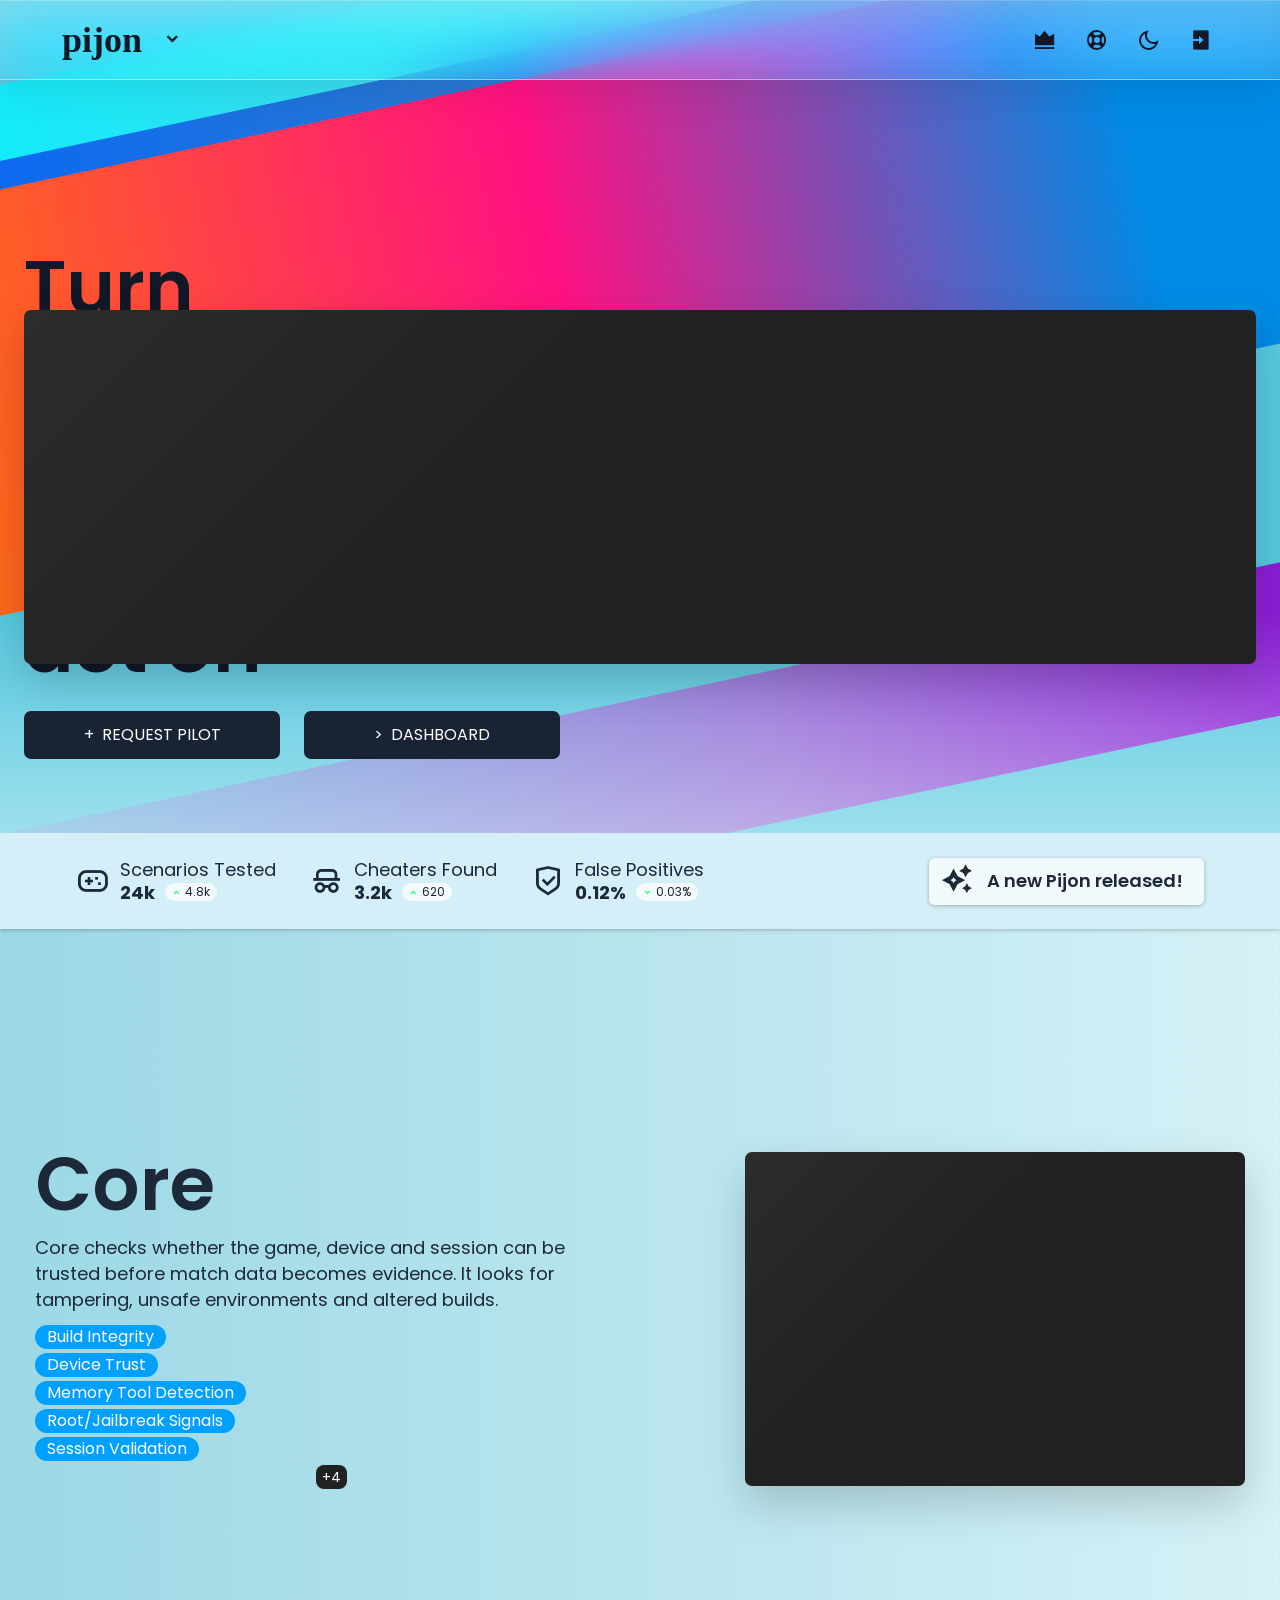
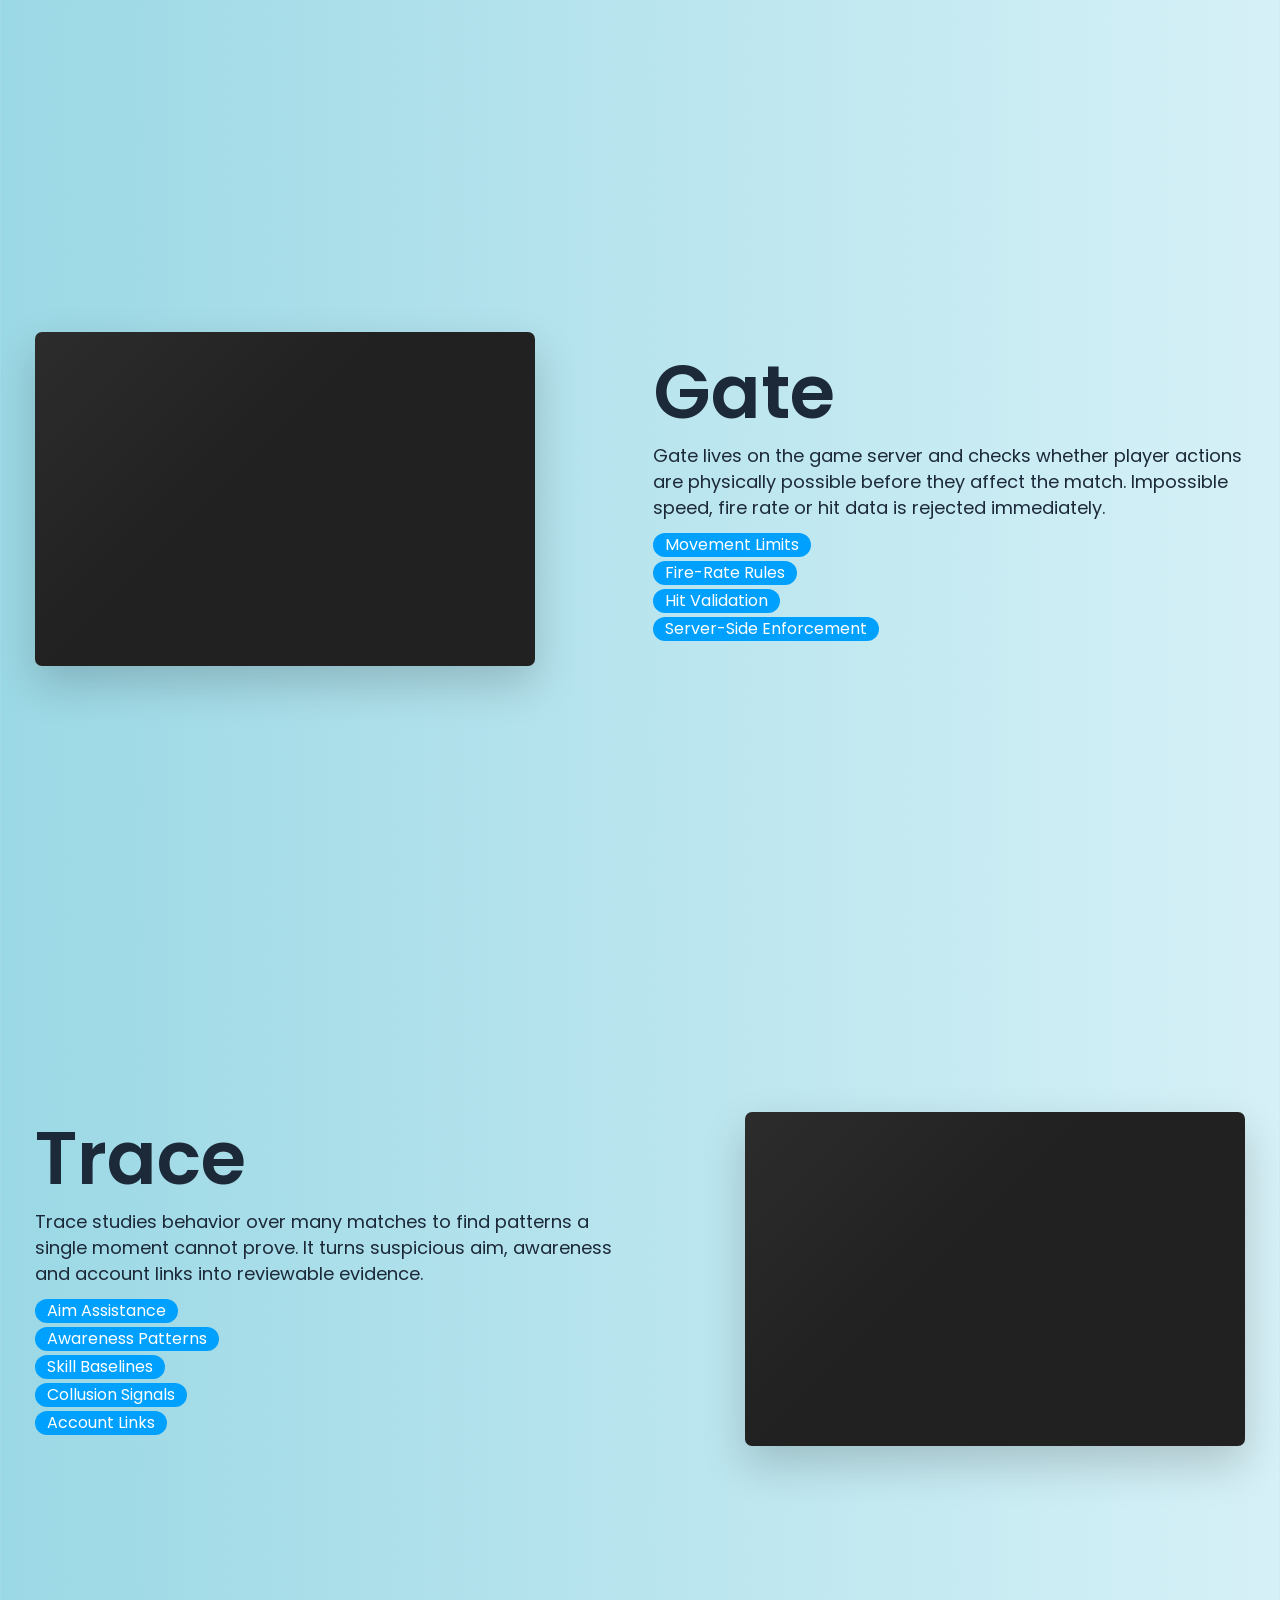
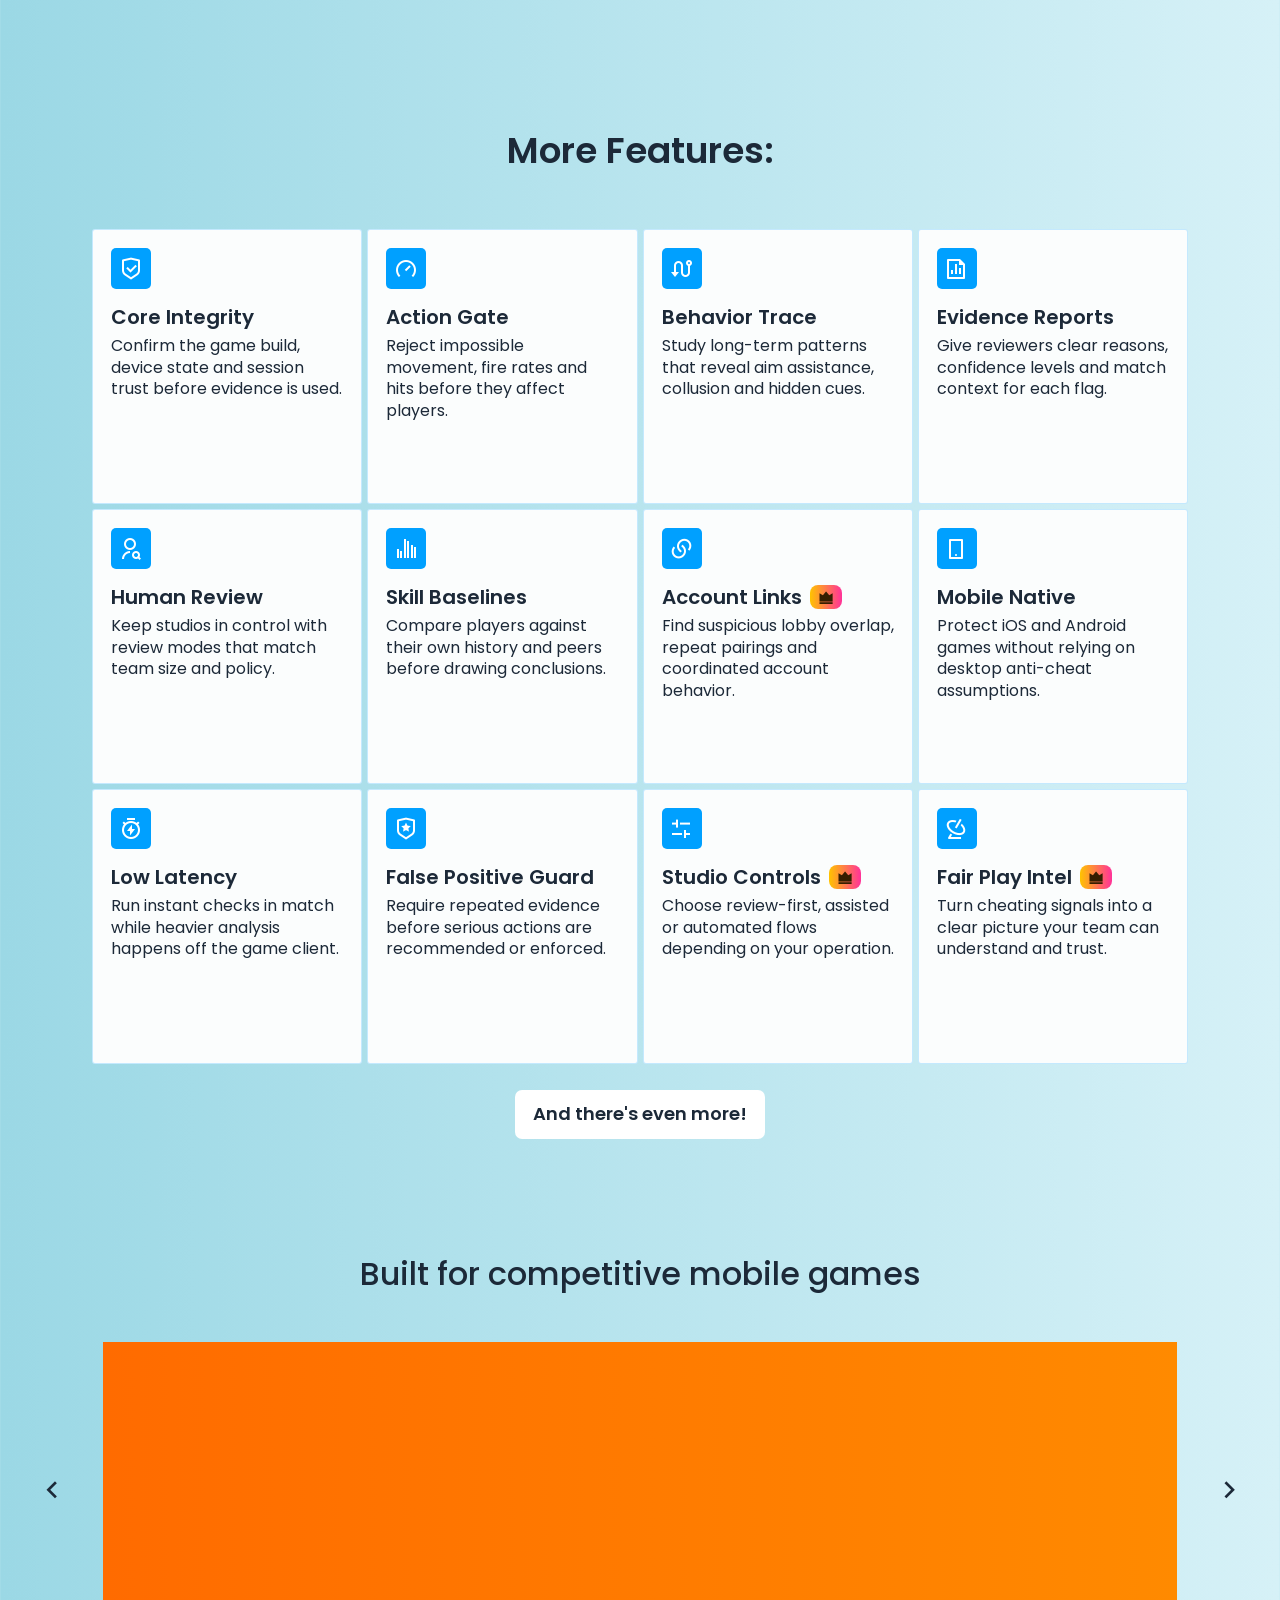
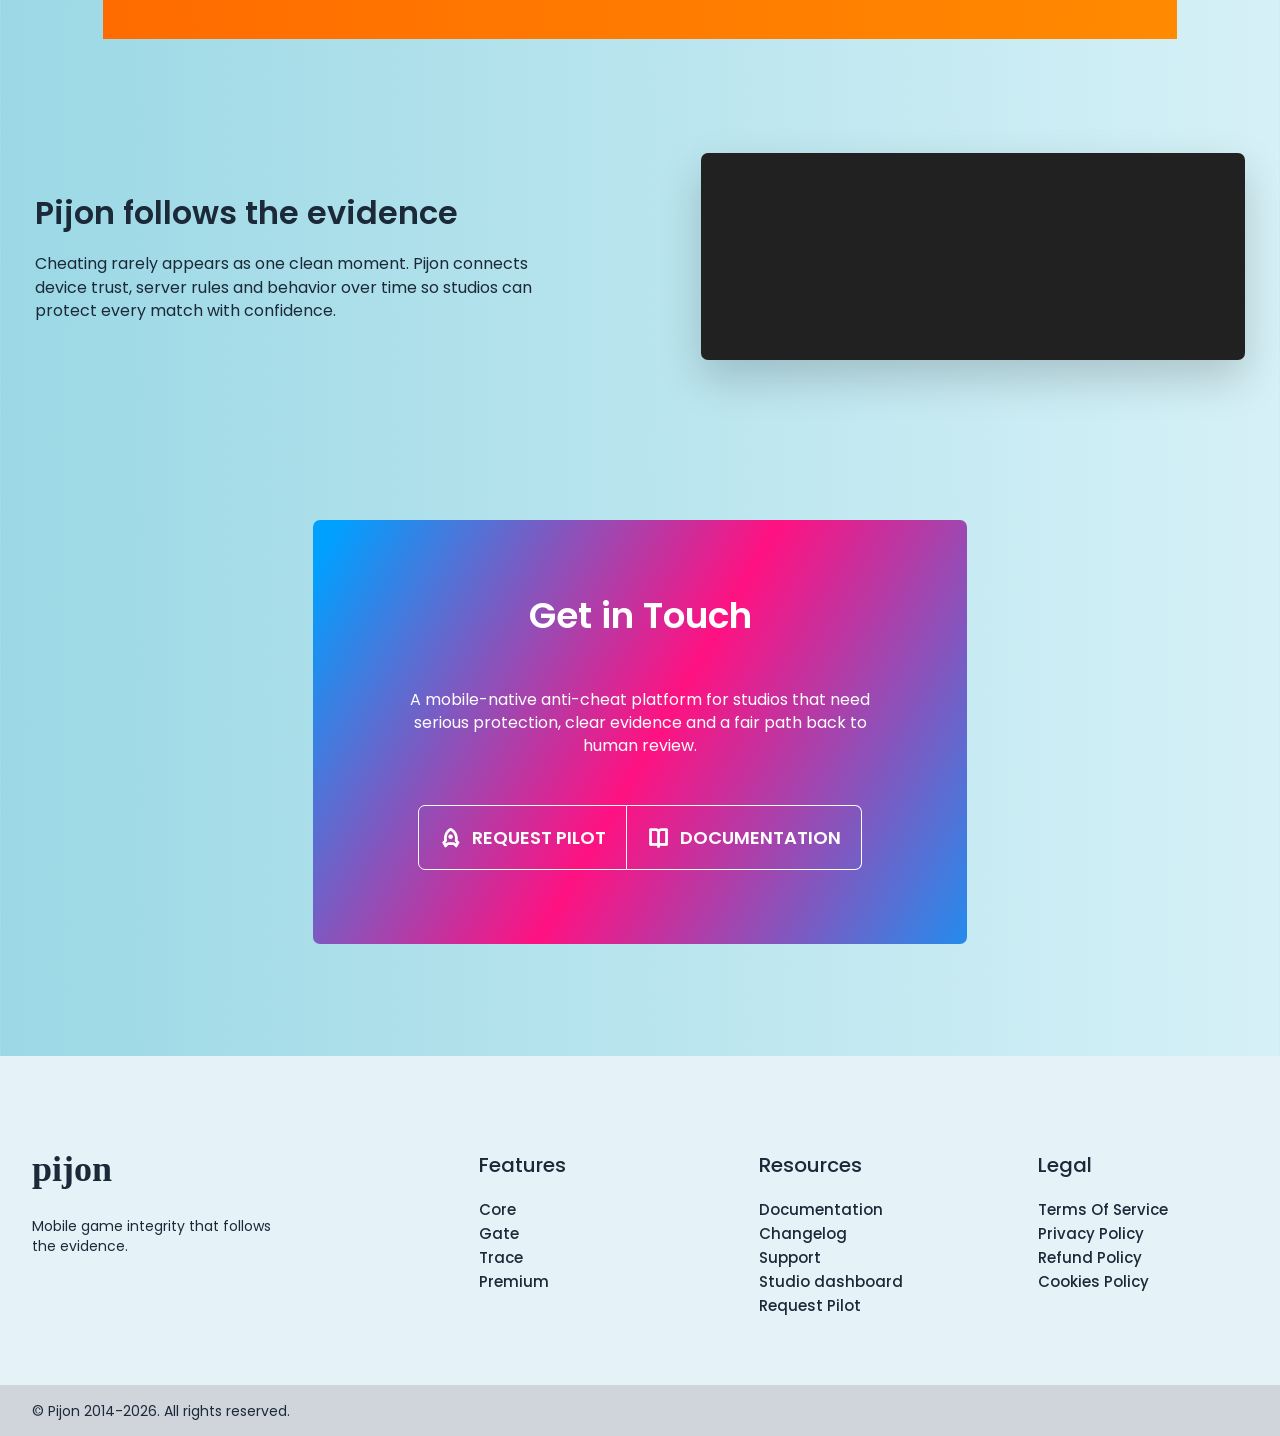
<file: index.html>
<!doctype html>
<html lang="en" data-theme="light">
  <head>
    <meta charset="utf-8" />
    <meta name="viewport" content="width=device-width, initial-scale=1" />
    <meta
      name="description"
      content="Pijon mobile anti-cheat platform for competitive game integrity."
    />
    <meta name="theme-color" content="#57c9e0" />
    <title>Pijon</title>
    <script>
      (function () {
        try {
          var saved = localStorage.getItem("pijon-theme");
          var preferred = window.matchMedia("(prefers-color-scheme: dark)").matches
            ? "dark"
            : "light";
          document.documentElement.dataset.theme = saved || preferred;
        } catch (error) {
          document.documentElement.dataset.theme = "light";
        }
      })();
    </script>
    <link href="./assets/fonts/poppins.css" rel="stylesheet" />
    <link href="./assets/remixicon/remixicon.css" rel="stylesheet" />
    <link rel="stylesheet" href="./styles.css?v=cloudflare-review" />
    <link rel="icon" href="./assets/favicon/pijon-favicon.png" type="image/png" />
    <link rel="apple-touch-icon" href="./assets/favicon/apple-touch-icon.png" />
  </head>
  <body>
    <div class="site-shell">
      <header class="site-header nav-collapsed" aria-label="Primary navigation">
        <a class="brand" href="#top" aria-label="Pijon home">pijon</a>
        <button
          class="nav-toggle"
          type="button"
          aria-controls="nav-tabs"
          aria-expanded="false"
          aria-label="Show navigation links"
        >
          <i class="nav-toggle-arrow ri-arrow-down-s-line" aria-hidden="true"></i>
          <i class="nav-toggle-menu ri-menu-3-line" aria-hidden="true"></i>
        </button>
        <nav class="nav-tabs" id="nav-tabs" aria-label="Sections">
          <a href="#features">Features</a>
          <a href="./premium.html">Pricing</a>
        </nav>
        <div class="header-actions">
          <a class="icon-button premium-trigger" href="./premium.html" aria-label="View premium features">
            <i class="ri-vip-crown-fill" aria-hidden="true"></i>
          </a>
          <a class="icon-button" href="./support.html" aria-label="Support">
            <i class="ri-lifebuoy-line" aria-hidden="true"></i>
          </a>
          <button class="icon-button theme-toggle" type="button" aria-label="Switch to dark mode">
            <i class="ri-moon-line" aria-hidden="true"></i>
          </button>
          <a class="icon-button" href="./login.html" aria-label="Login">
            <i class="ri-login-box-fill" aria-hidden="true"></i>
          </a>
        </div>
      </header>

      <main id="top">
        <section class="hero" aria-labelledby="hero-title">
          <div class="hero-art" aria-hidden="true">
            <span class="hero-shape hero-shape-top-glow"></span>
            <span class="hero-shape hero-shape-top-blue"></span>
            <span class="hero-shape hero-shape-main"></span>
            <span class="hero-shape hero-shape-bottom"></span>
          </div>
          <div class="hero-inner">
            <div class="hero-copy">
              <h1 id="hero-title">
                <span>Turn</span>
                <span>suspicious</span>
                <span>play into</span>
                <span>evidence</span>
                <span>you can</span>
                <span>act on</span>
              </h1>
              <div class="hero-buttons" aria-label="Primary actions">
                <a class="button button-primary" href="#contact">
                  <span aria-hidden="true">+</span>
                  Request pilot
                </a>
                <a class="button button-secondary" href="./dashboard.html">
                  <span aria-hidden="true">&gt;</span>
                  Dashboard
                </a>
              </div>
            </div>
            <div class="visual-panel hero-panel" aria-hidden="true"></div>
          </div>
        </section>

        <section class="stats-band" aria-label="Pijon statistics">
          <div class="stats-inner">
            <article class="stat-item">
              <i class="stat-icon ri-gamepad-line" aria-hidden="true"></i>
              <div>
                <span>Scenarios Tested</span>
                <div class="stat-value">
                  <strong>24k</strong>
                  <span class="delta"><i class="ri-arrow-drop-up-line" aria-hidden="true"></i>4.8k</span>
                </div>
              </div>
            </article>
            <article class="stat-item">
              <i class="stat-icon ri-spy-line" aria-hidden="true"></i>
              <div>
                <span>Cheaters Found</span>
                <div class="stat-value">
                  <strong>3.2k</strong>
                  <span class="delta"><i class="ri-arrow-drop-up-line" aria-hidden="true"></i>620</span>
                </div>
              </div>
            </article>
            <article class="stat-item">
              <i class="stat-icon ri-shield-check-line" aria-hidden="true"></i>
              <div>
                <span>False Positives</span>
                <div class="stat-value">
                  <strong>0.12%</strong>
                  <span class="delta"><i class="ri-arrow-drop-down-line" aria-hidden="true"></i>0.03%</span>
                </div>
              </div>
            </article>
            <a class="release-pill" href="./changelog.html" aria-label="View latest updates">
              <i class="ri-sparkling-2-line" aria-hidden="true"></i>
              <span>A new Pijon released!</span>
            </a>
          </div>
        </section>

        <section class="feature feature-left" id="platform">
          <div class="feature-copy">
            <h2>Core</h2>
            <p>
              Core checks whether the game, device and session can be trusted before match data
              becomes evidence. It looks for tampering, unsafe environments and altered builds.
            </p>
            <div class="tag-list" id="core-extra-tags" aria-label="Core integrity checks">
              <span>Build Integrity</span>
              <span>Device Trust</span>
              <span>Memory Tool Detection</span>
              <span>Root/Jailbreak Signals</span>
              <span>Session Validation</span>
              <span class="core-extra-tag" hidden>Runtime Memory Checks</span>
              <span class="core-extra-tag" hidden>Emulator Signals</span>
              <span class="core-extra-tag" hidden>Signature Drift</span>
              <span class="core-extra-tag" hidden>Integrity Receipts</span>
              <button
                class="tag-more"
                type="button"
                aria-expanded="false"
                aria-controls="core-extra-tags"
                aria-label="Show 4 more Core checks"
              >
                +4
              </button>
            </div>
          </div>
          <div class="visual-panel feature-panel" aria-hidden="true"></div>
        </section>

        <section class="feature feature-right" id="studios">
          <div class="visual-panel feature-panel" aria-hidden="true"></div>
          <div class="feature-copy">
            <h2>Gate</h2>
            <p>
              Gate lives on the game server and checks whether player actions are physically
              possible before they affect the match. Impossible speed, fire rate or hit data is
              rejected immediately.
            </p>
            <div class="tag-list" aria-label="Gate server checks">
              <span>Movement Limits</span>
              <span>Fire-Rate Rules</span>
              <span>Hit Validation</span>
              <span>Server-Side Enforcement</span>
            </div>
          </div>
        </section>

        <section class="feature feature-left">
          <div class="feature-copy">
            <h2>Trace</h2>
            <p>
              Trace studies behavior over many matches to find patterns a single moment cannot
              prove. It turns suspicious aim, awareness and account links into reviewable evidence.
            </p>
            <div class="tag-list" aria-label="Trace behavior analysis">
              <span>Aim Assistance</span>
              <span>Awareness Patterns</span>
              <span>Skill Baselines</span>
              <span>Collusion Signals</span>
              <span>Account Links</span>
            </div>
          </div>
          <div class="visual-panel feature-panel" aria-hidden="true"></div>
        </section>

        <section class="more-features" id="features" aria-labelledby="features-title">
          <h2 id="features-title">More Features:</h2>
          <div class="feature-grid">
            <article class="mini-feature">
              <span class="mini-icon"><i class="ri-shield-check-line" aria-hidden="true"></i></span>
              <h3>Core Integrity</h3>
              <p>Confirm the game build, device state and session trust before evidence is used.</p>
            </article>
            <article class="mini-feature">
              <span class="mini-icon"><i class="ri-speed-up-line" aria-hidden="true"></i></span>
              <h3>Action Gate</h3>
              <p>Reject impossible movement, fire rates and hits before they affect players.</p>
            </article>
            <article class="mini-feature">
              <span class="mini-icon"><i class="ri-route-line" aria-hidden="true"></i></span>
              <h3>Behavior Trace</h3>
              <p>Study long-term patterns that reveal aim assistance, collusion and hidden cues.</p>
            </article>
            <article class="mini-feature">
              <span class="mini-icon"><i class="ri-file-chart-line" aria-hidden="true"></i></span>
              <h3>Evidence Reports</h3>
              <p>Give reviewers clear reasons, confidence levels and match context for each flag.</p>
            </article>
            <article class="mini-feature">
              <span class="mini-icon"><i class="ri-user-search-line" aria-hidden="true"></i></span>
              <h3>Human Review</h3>
              <p>Keep studios in control with review modes that match team size and policy.</p>
            </article>
            <article class="mini-feature">
              <span class="mini-icon"><i class="ri-bar-chart-grouped-line" aria-hidden="true"></i></span>
              <h3>Skill Baselines</h3>
              <p>Compare players against their own history and peers before drawing conclusions.</p>
            </article>
            <article class="mini-feature">
              <span class="mini-icon"><i class="ri-links-line" aria-hidden="true"></i></span>
              <h3><span>Account Links</span><mark><i class="ri-vip-crown-fill" aria-hidden="true"></i></mark></h3>
              <p>Find suspicious lobby overlap, repeat pairings and coordinated account behavior.</p>
            </article>
            <article class="mini-feature">
              <span class="mini-icon"><i class="ri-smartphone-line" aria-hidden="true"></i></span>
              <h3>Mobile Native</h3>
              <p>Protect iOS and Android games without relying on desktop anti-cheat assumptions.</p>
            </article>
            <article class="mini-feature">
              <span class="mini-icon"><i class="ri-timer-flash-line" aria-hidden="true"></i></span>
              <h3>Low Latency</h3>
              <p>Run instant checks in match while heavier analysis happens off the game client.</p>
            </article>
            <article class="mini-feature">
              <span class="mini-icon"><i class="ri-shield-star-line" aria-hidden="true"></i></span>
              <h3>False Positive Guard</h3>
              <p>Require repeated evidence before serious actions are recommended or enforced.</p>
            </article>
            <article class="mini-feature">
              <span class="mini-icon"><i class="ri-equalizer-3-line" aria-hidden="true"></i></span>
              <h3><span>Studio Controls</span><mark><i class="ri-vip-crown-fill" aria-hidden="true"></i></mark></h3>
              <p>Choose review-first, assisted or automated flows depending on your operation.</p>
            </article>
            <article class="mini-feature">
              <span class="mini-icon"><i class="ri-radar-line" aria-hidden="true"></i></span>
              <h3><span>Fair Play Intel</span><mark><i class="ri-vip-crown-fill" aria-hidden="true"></i></mark></h3>
              <p>Turn cheating signals into a clear picture your team can understand and trust.</p>
            </article>
          </div>
          <a class="more-button" href="./documentation.html">And there's even more!</a>
        </section>

        <section class="reviews" id="reviews" aria-labelledby="reviews-title">
          <h2 id="reviews-title">Built for competitive mobile games</h2>
          <div class="review-carousel" aria-label="Trusted game highlights">
            <button class="review-arrow previous" type="button" aria-label="Previous review">
              <i class="ri-arrow-left-s-line" aria-hidden="true"></i>
            </button>
            <div class="review-window">
              <div class="review-slide is-active"></div>
              <div class="review-slide"></div>
              <div class="review-slide"></div>
            </div>
            <button class="review-arrow next" type="button" aria-label="Next review">
              <i class="ri-arrow-right-s-line" aria-hidden="true"></i>
            </button>
          </div>
        </section>

        <section class="growth" aria-labelledby="growth-title">
          <div>
            <h2 id="growth-title">Pijon follows the evidence</h2>
            <p>
              Cheating rarely appears as one clean moment. Pijon connects device trust, server
              rules and behavior over time so studios can protect every match with confidence.
            </p>
          </div>
          <div class="visual-panel growth-panel" aria-hidden="true"></div>
        </section>

        <section class="contact-card" id="contact" aria-labelledby="contact-title">
          <h2 id="contact-title">Get in Touch</h2>
          <p>
            A mobile-native anti-cheat platform for studios that need serious protection, clear
            evidence and a fair path back to human review.
          </p>
          <div class="contact-actions">
            <a href="mailto:hello@pijon.example?subject=Pijon%20Pilot%20Request">
              <i class="ri-rocket-line" aria-hidden="true"></i>
              Request Pilot
            </a>
            <a href="./documentation.html">
              <i class="ri-book-open-line" aria-hidden="true"></i>
              Documentation
            </a>
          </div>
        </section>
      </main>

      <footer class="site-footer">
        <div class="footer-inner">
          <div class="footer-brand">
            <a class="brand" href="#top">pijon</a>
            <p>Mobile game integrity that follows the evidence.</p>
          </div>
          <nav class="footer-column" aria-label="Features">
            <h2>Features</h2>
            <a href="#platform">Core</a>
            <a href="#studios">Gate</a>
            <a href="#features">Trace</a>
            <a href="./premium.html">Premium</a>
          </nav>
          <nav class="footer-column" aria-label="Resources">
            <h2>Resources</h2>
            <a href="./documentation.html">Documentation</a>
            <a href="./changelog.html">Changelog</a>
            <a href="./support.html">Support</a>
            <a href="./dashboard.html">Studio dashboard</a>
            <a href="#contact">Request Pilot</a>
          </nav>
          <nav class="footer-column" aria-label="Legal">
            <h2>Legal</h2>
            <a href="./terms-of-service.html">Terms Of Service</a>
            <a href="./privacy-policy.html">Privacy Policy</a>
            <a href="./refund-policy.html">Refund Policy</a>
            <a href="./cookies-policy.html">Cookies Policy</a>
          </nav>
        </div>
        <div class="copyright">&copy; Pijon 2014-2026. All rights reserved.</div>
      </footer>
    </div>
    <script src="./script.js"></script>
  </body>
</html>
</file>
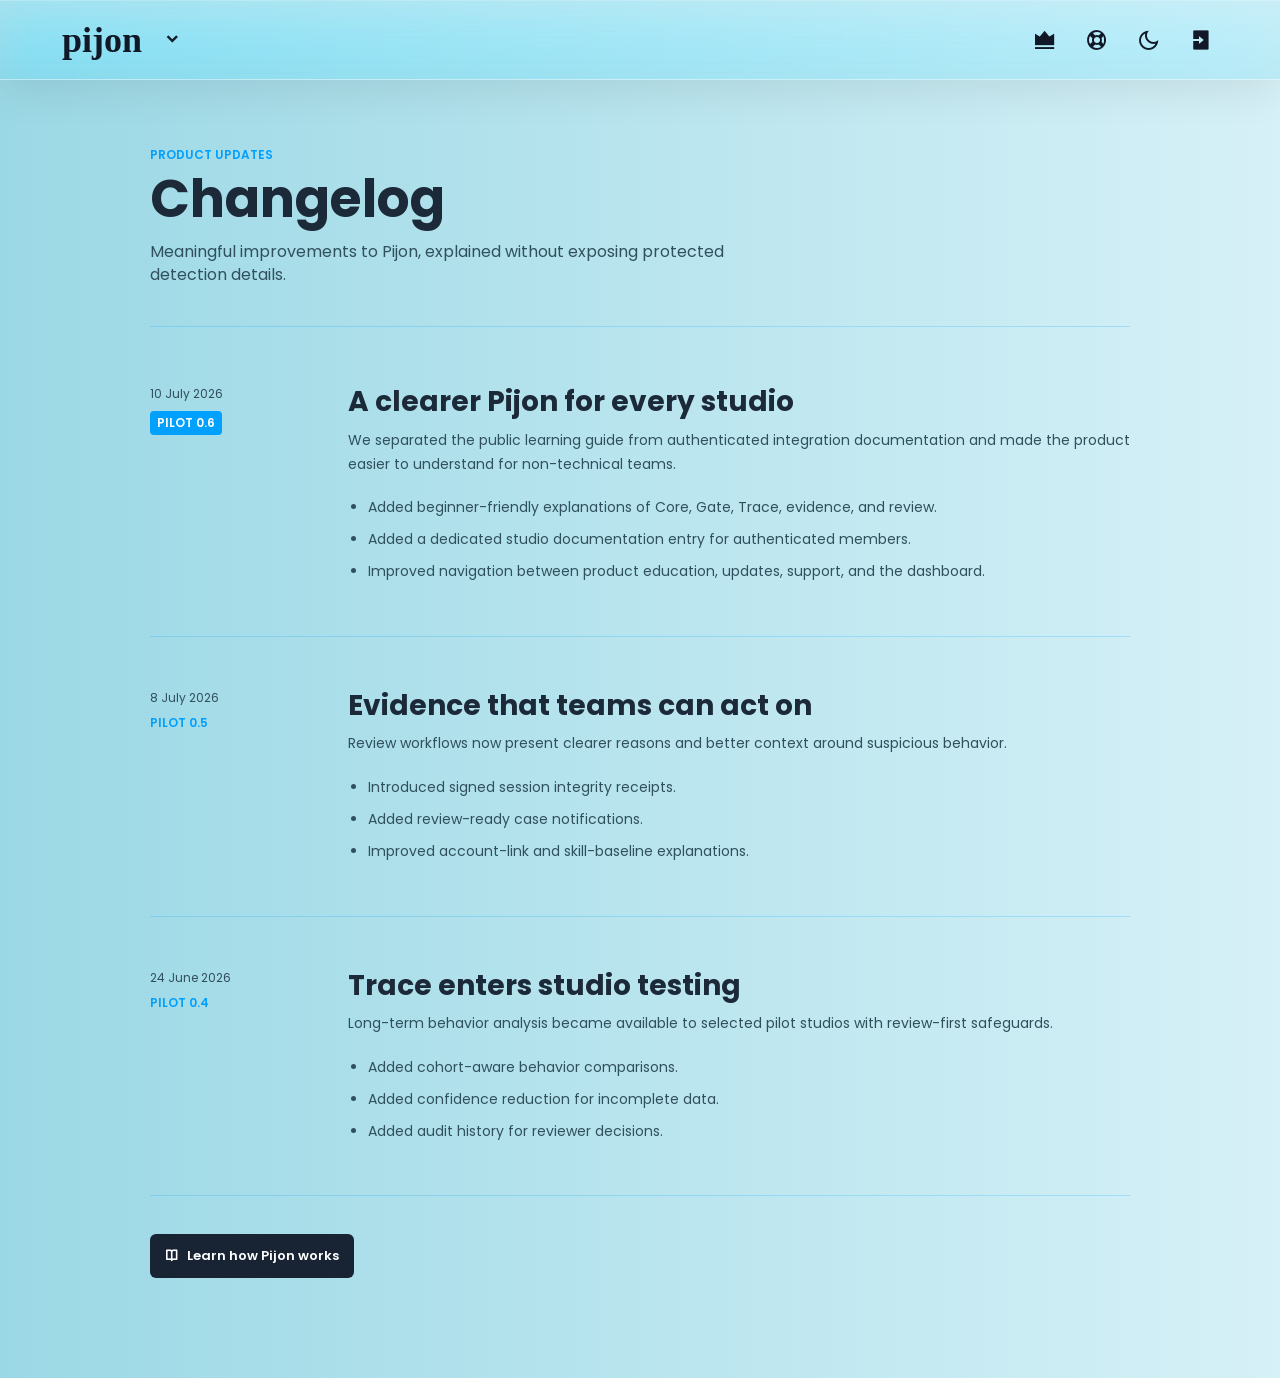
<file: changelog.html>
<!doctype html>
<html lang="en" data-theme="light">
  <head>
    <meta charset="utf-8" /><meta name="viewport" content="width=device-width, initial-scale=1" /><meta name="description" content="Pijon product updates and release notes." /><meta name="theme-color" content="#57c9e0" />
    <title>Pijon Changelog</title>
    <script>(function(){try{var s=localStorage.getItem("pijon-theme");var p=window.matchMedia("(prefers-color-scheme: dark)").matches?"dark":"light";document.documentElement.dataset.theme=s||p}catch(e){document.documentElement.dataset.theme="light"}})();</script>
    <link href="./assets/fonts/poppins.css" rel="stylesheet" /><link href="./assets/remixicon/remixicon.css" rel="stylesheet" /><link rel="stylesheet" href="./styles.css?v=cloudflare-review" /><link rel="icon" href="./assets/favicon/pijon-favicon.png" type="image/png" /><link rel="apple-touch-icon" href="./assets/favicon/apple-touch-icon.png" />
  </head>
  <body class="docs-body">
    <div class="site-shell docs-shell">
      <header class="site-header nav-collapsed" aria-label="Primary navigation"><a class="brand" href="./index.html#top" aria-label="Pijon home">pijon</a><button class="nav-toggle" type="button" aria-controls="nav-tabs" aria-expanded="false" aria-label="Show navigation links"><i class="nav-toggle-arrow ri-arrow-down-s-line" aria-hidden="true"></i><i class="nav-toggle-menu ri-menu-3-line" aria-hidden="true"></i></button><nav class="nav-tabs" id="nav-tabs" aria-label="Sections"><a href="./index.html#features">Features</a><a href="./premium.html">Pricing</a></nav><div class="header-actions"><a class="icon-button premium-trigger" href="./premium.html" aria-label="Premium features"><i class="ri-vip-crown-fill" aria-hidden="true"></i></a><a class="icon-button" href="./support.html" aria-label="Support"><i class="ri-lifebuoy-line" aria-hidden="true"></i></a><button class="icon-button theme-toggle" type="button" aria-label="Switch to dark mode"><i class="ri-moon-line" aria-hidden="true"></i></button><a class="icon-button" href="./login.html" aria-label="Login"><i class="ri-login-box-fill" aria-hidden="true"></i></a></div></header>
      <main class="changelog-page" id="top">
        <header class="changelog-heading"><span>Product updates</span><h1>Changelog</h1><p>Meaningful improvements to Pijon, explained without exposing protected detection details.</p></header>
        <div class="changelog-feed">
          <article class="release-entry release-latest"><div class="release-meta"><time datetime="2026-07-10">10 July 2026</time><span>Pilot 0.6</span></div><div><h2>A clearer Pijon for every studio</h2><p>We separated the public learning guide from authenticated integration documentation and made the product easier to understand for non-technical teams.</p><ul><li>Added beginner-friendly explanations of Core, Gate, Trace, evidence, and review.</li><li>Added a dedicated studio documentation entry for authenticated members.</li><li>Improved navigation between product education, updates, support, and the dashboard.</li></ul></div></article>
          <article class="release-entry"><div class="release-meta"><time datetime="2026-07-08">8 July 2026</time><span>Pilot 0.5</span></div><div><h2>Evidence that teams can act on</h2><p>Review workflows now present clearer reasons and better context around suspicious behavior.</p><ul><li>Introduced signed session integrity receipts.</li><li>Added review-ready case notifications.</li><li>Improved account-link and skill-baseline explanations.</li></ul></div></article>
          <article class="release-entry"><div class="release-meta"><time datetime="2026-06-24">24 June 2026</time><span>Pilot 0.4</span></div><div><h2>Trace enters studio testing</h2><p>Long-term behavior analysis became available to selected pilot studios with review-first safeguards.</p><ul><li>Added cohort-aware behavior comparisons.</li><li>Added confidence reduction for incomplete data.</li><li>Added audit history for reviewer decisions.</li></ul></div></article>
        </div>
        <a class="changelog-back" href="./documentation.html"><i class="ri-book-open-line" aria-hidden="true"></i> Learn how Pijon works</a>
      </main>
    </div><script src="./script.js"></script>
  </body>
</html>
</file>
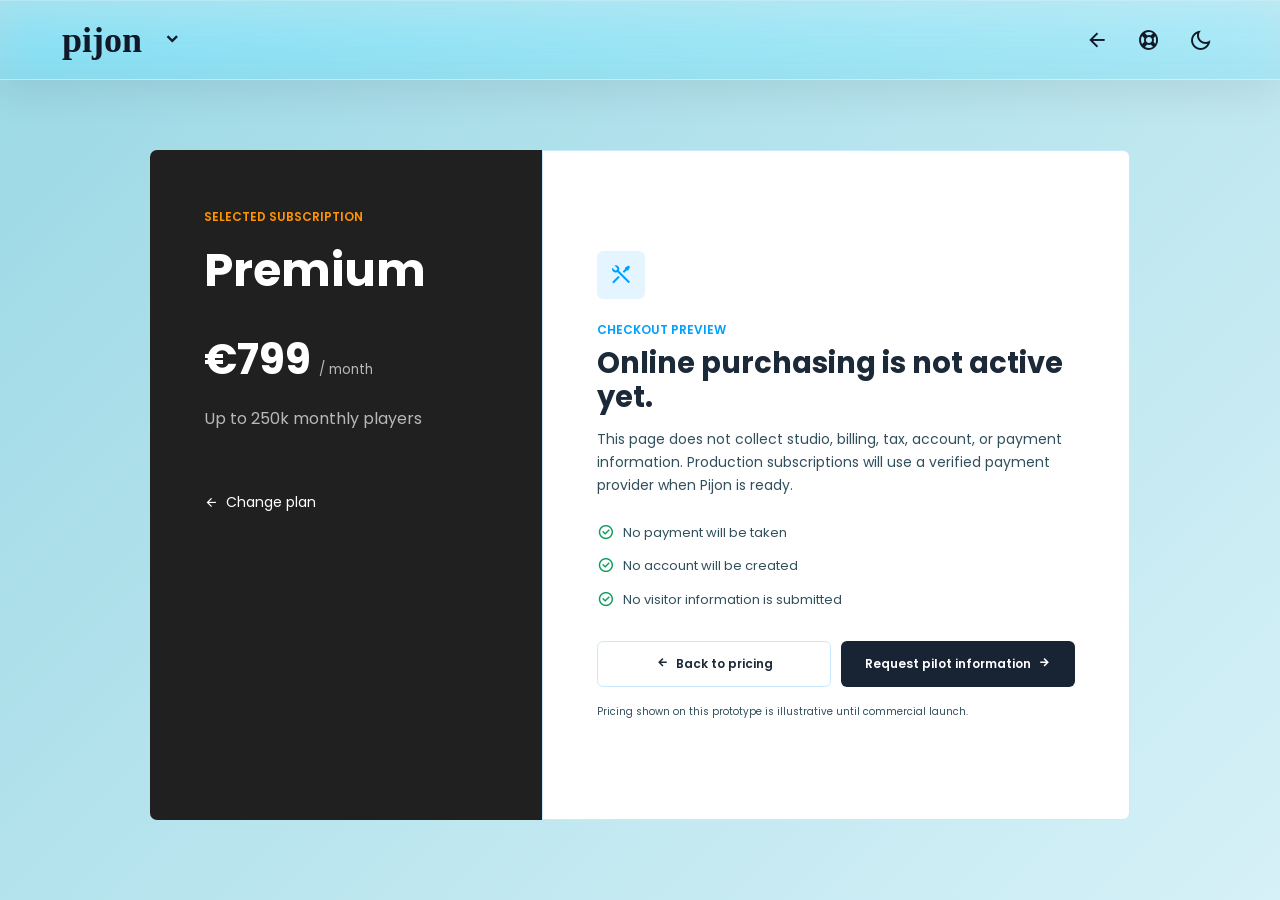
<file: checkout.html>
<!doctype html>
<html lang="en" data-theme="light">
  <head>
    <meta charset="utf-8" />
    <meta name="viewport" content="width=device-width, initial-scale=1" />
    <meta name="description" content="Preview Pijon subscription plans. Online checkout is not yet available." />
    <meta name="theme-color" content="#57c9e0" />
    <title>Pijon Plan Preview</title>
    <script>
      (function () {
        try {
          var saved = localStorage.getItem("pijon-theme");
          var preferred = window.matchMedia("(prefers-color-scheme: dark)").matches
            ? "dark"
            : "light";
          document.documentElement.dataset.theme = saved || preferred;
        } catch (error) {
          document.documentElement.dataset.theme = "light";
        }
      })();
    </script>
    <link href="./assets/fonts/poppins.css" rel="stylesheet" />
    <link href="./assets/remixicon/remixicon.css" rel="stylesheet" />
    <link rel="stylesheet" href="./styles.css?v=cloudflare-review" />
    <link rel="icon" href="./assets/favicon/pijon-favicon.png" type="image/png" />
    <link rel="apple-touch-icon" href="./assets/favicon/apple-touch-icon.png" />
  </head>
  <body class="checkout-body">
    <div class="site-shell checkout-shell">
      <header class="site-header nav-collapsed" aria-label="Primary navigation">
        <a class="brand" href="./index.html#top" aria-label="Pijon home">pijon</a>
        <button
          class="nav-toggle"
          type="button"
          aria-controls="nav-tabs"
          aria-expanded="false"
          aria-label="Show navigation links"
        >
          <i class="nav-toggle-arrow ri-arrow-down-s-line" aria-hidden="true"></i>
          <i class="nav-toggle-menu ri-menu-3-line" aria-hidden="true"></i>
        </button>
        <nav class="nav-tabs" id="nav-tabs" aria-label="Sections">
          <a href="./index.html#features">Features</a>
          <a href="./premium.html">Pricing</a>
        </nav>
        <div class="header-actions">
          <a class="icon-button" href="./premium.html" aria-label="Back to premium">
            <i class="ri-arrow-left-line" aria-hidden="true"></i>
          </a>
          <a class="icon-button" href="./support.html" aria-label="Support">
            <i class="ri-lifebuoy-line" aria-hidden="true"></i>
          </a>
          <button class="icon-button theme-toggle" type="button" aria-label="Switch to dark mode">
            <i class="ri-moon-line" aria-hidden="true"></i>
          </button>
        </div>
      </header>

      <main class="checkout-page">
        <section class="checkout-summary" aria-labelledby="checkout-title">
          <span>Selected subscription</span>
          <h1 id="checkout-title" data-checkout-plan>Premium</h1>
          <div class="checkout-price">
            <strong data-checkout-price>€799</strong>
            <small data-checkout-interval>/ month</small>
          </div>
          <p data-checkout-capacity>Up to 250k monthly players</p>
          <a href="./premium.html">
            <i class="ri-arrow-left-line" aria-hidden="true"></i>
            Change plan
          </a>
        </section>

        <section class="checkout-preview" aria-labelledby="checkout-preview-title">
          <div class="checkout-preview-icon"><i class="ri-tools-line" aria-hidden="true"></i></div>
          <span>Checkout preview</span>
          <h2 id="checkout-preview-title">Online purchasing is not active yet.</h2>
          <p>
            This page does not collect studio, billing, tax, account, or payment information.
            Production subscriptions will use a verified payment provider when Pijon is ready.
          </p>
          <ul>
            <li><i class="ri-checkbox-circle-line" aria-hidden="true"></i>No payment will be taken</li>
            <li><i class="ri-checkbox-circle-line" aria-hidden="true"></i>No account will be created</li>
            <li><i class="ri-checkbox-circle-line" aria-hidden="true"></i>No visitor information is submitted</li>
          </ul>
          <div class="checkout-preview-actions">
            <a href="./premium.html"><i class="ri-arrow-left-line" aria-hidden="true"></i>Back to pricing</a>
            <a href="mailto:hello@pijon.example?subject=Pijon%20Pilot%20Request">Request pilot information<i class="ri-arrow-right-line" aria-hidden="true"></i></a>
          </div>
          <small>Pricing shown on this prototype is illustrative until commercial launch.</small>
        </section>
      </main>
    </div>
    <script src="./script.js"></script>
  </body>
</html>
</file>
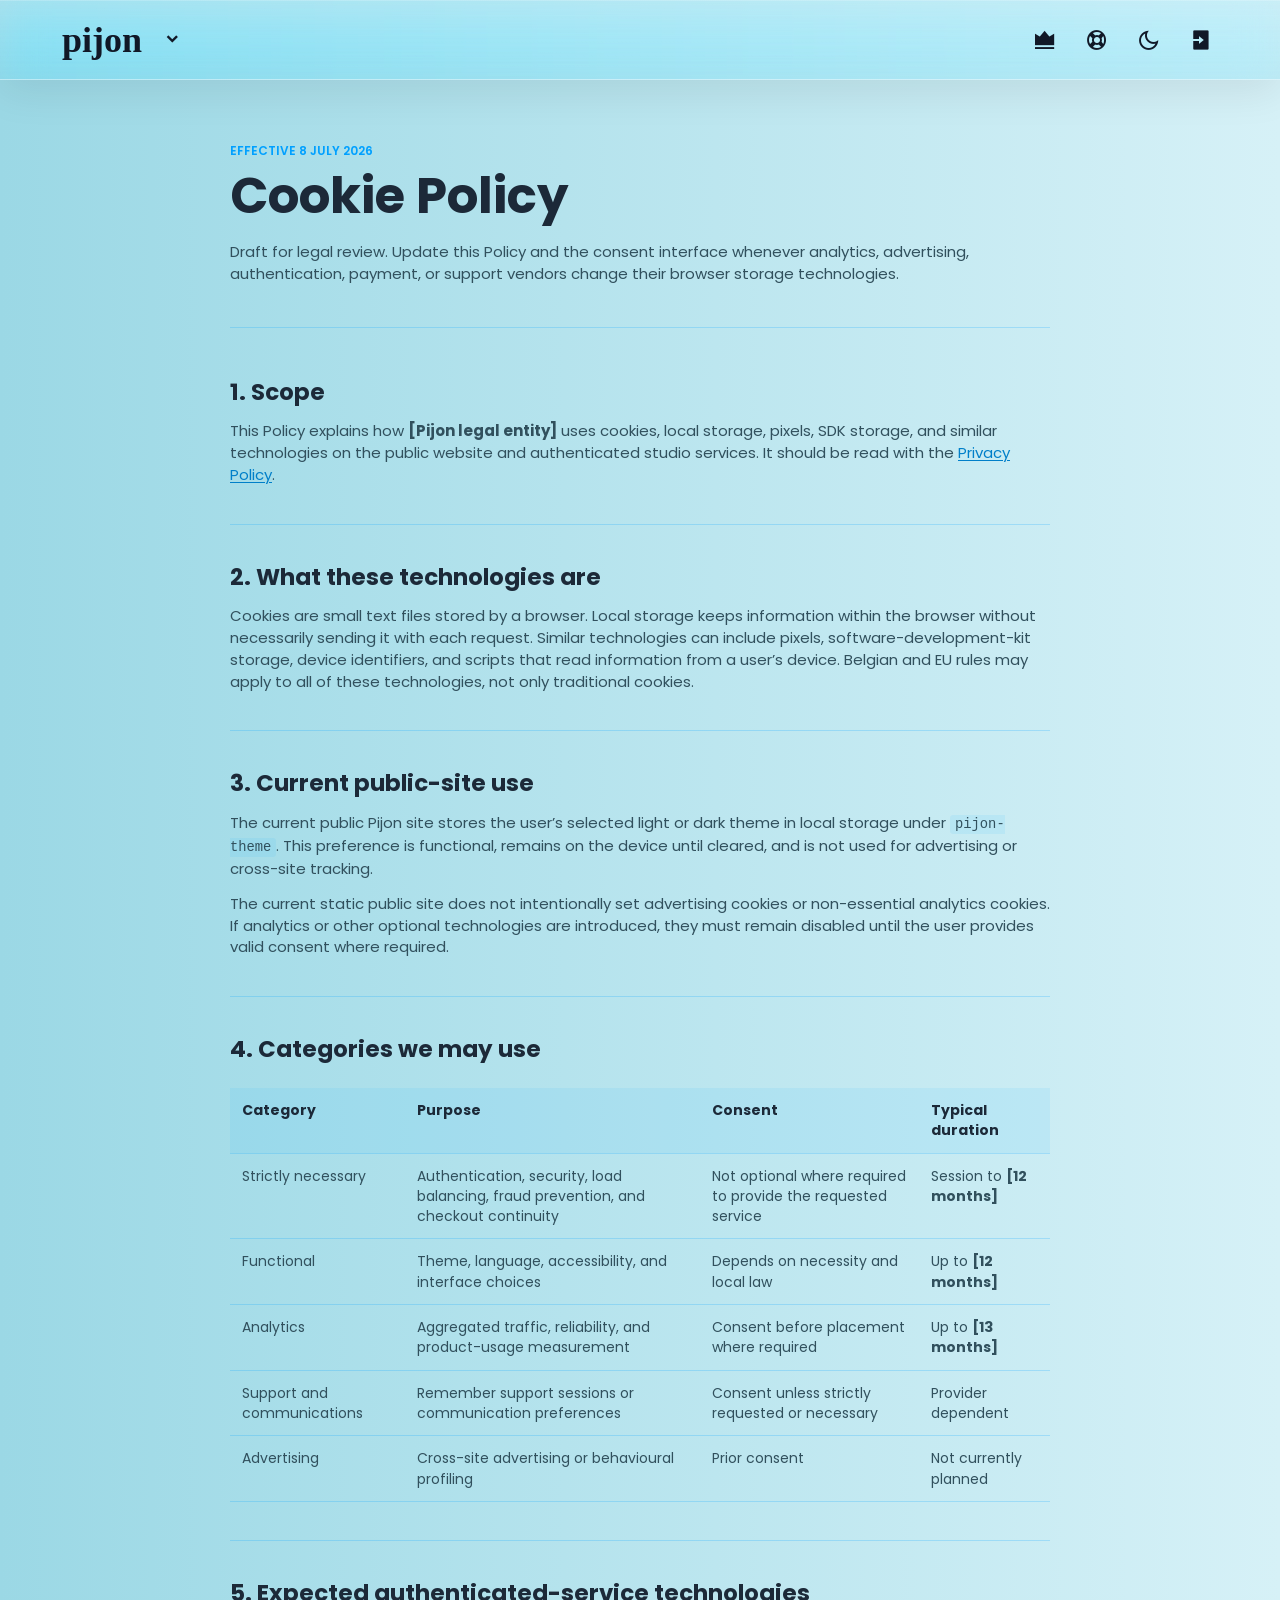
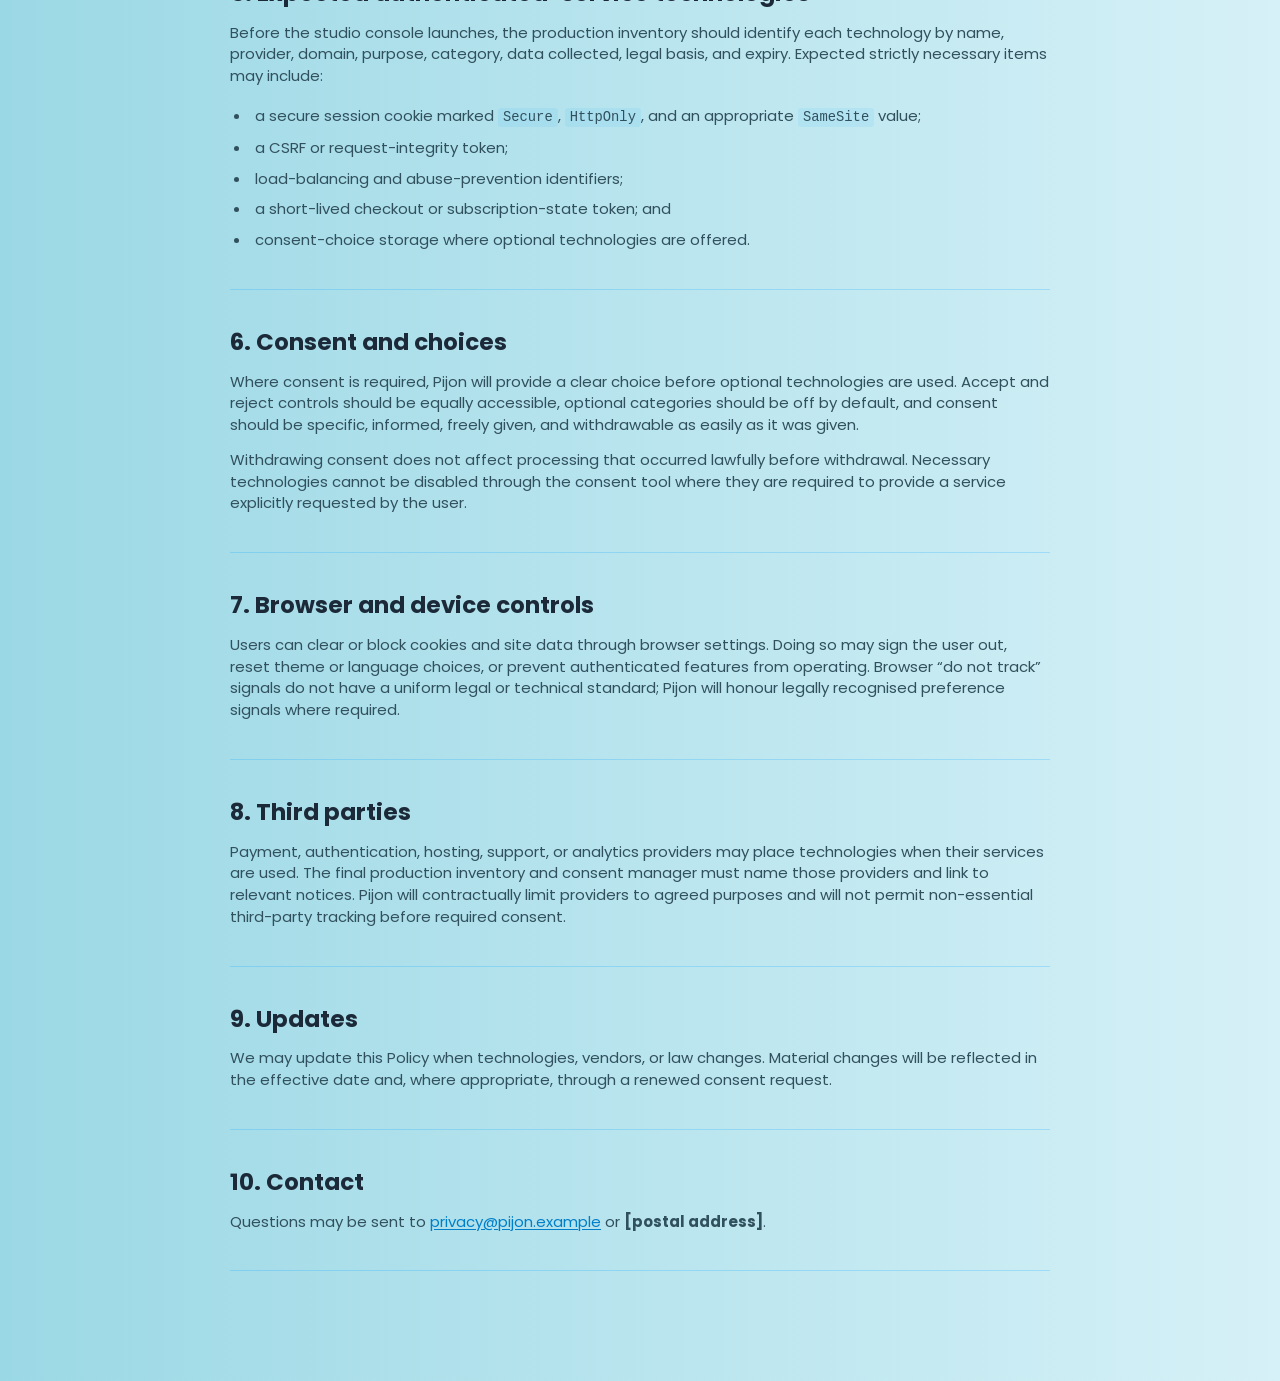
<file: cookies-policy.html>
<!doctype html>
<html lang="en" data-theme="light">
  <head>
    <meta charset="utf-8" />
    <meta name="viewport" content="width=device-width, initial-scale=1" />
    <meta name="description" content="Pijon Cookie Policy." />
    <meta name="theme-color" content="#57c9e0" />
    <title>Pijon Cookie Policy</title>
    <script>
      (function () {
        try {
          var saved = localStorage.getItem("pijon-theme");
          var preferred = window.matchMedia("(prefers-color-scheme: dark)").matches ? "dark" : "light";
          document.documentElement.dataset.theme = saved || preferred;
        } catch (error) {
          document.documentElement.dataset.theme = "light";
        }
      })();
    </script>
    <link href="./assets/fonts/poppins.css" rel="stylesheet" />
    <link href="./assets/remixicon/remixicon.css" rel="stylesheet" />
    <link rel="stylesheet" href="./styles.css?v=cloudflare-review" />
    <link rel="icon" href="./assets/favicon/pijon-favicon.png" type="image/png" />
    <link rel="apple-touch-icon" href="./assets/favicon/apple-touch-icon.png" />
  </head>
  <body class="legal-body">
    <div class="site-shell legal-shell">
      <header class="site-header nav-collapsed" aria-label="Primary navigation">
        <a class="brand" href="./index.html#top" aria-label="Pijon home">pijon</a>
        <button class="nav-toggle" type="button" aria-controls="nav-tabs" aria-expanded="false" aria-label="Show navigation links">
          <i class="nav-toggle-arrow ri-arrow-down-s-line" aria-hidden="true"></i><i class="nav-toggle-menu ri-menu-3-line" aria-hidden="true"></i>
        </button>
        <nav class="nav-tabs" id="nav-tabs" aria-label="Sections"><a href="./index.html#features">Features</a><a href="./premium.html">Pricing</a></nav>
        <div class="header-actions">
          <a class="icon-button premium-trigger" href="./premium.html" aria-label="Premium features"><i class="ri-vip-crown-fill" aria-hidden="true"></i></a>
          <a class="icon-button" href="./support.html" aria-label="Support"><i class="ri-lifebuoy-line" aria-hidden="true"></i></a>
          <button class="icon-button theme-toggle" type="button" aria-label="Switch to dark mode"><i class="ri-moon-line" aria-hidden="true"></i></button>
          <a class="icon-button" href="./login.html" aria-label="Login"><i class="ri-login-box-fill" aria-hidden="true"></i></a>
        </div>
      </header>

      <main class="legal-page">
        <article>
          <div class="legal-heading">
            <span>Effective 8 July 2026</span>
            <h1>Cookie Policy</h1>
            <p>
              Draft for legal review. Update this Policy and the consent interface whenever
              analytics, advertising, authentication, payment, or support vendors change their
              browser storage technologies.
            </p>
          </div>

          <section><h2>1. Scope</h2><p>This Policy explains how <strong>[Pijon legal entity]</strong> uses cookies, local storage, pixels, SDK storage, and similar technologies on the public website and authenticated studio services. It should be read with the <a href="./privacy-policy.html">Privacy Policy</a>.</p></section>

          <section><h2>2. What these technologies are</h2><p>Cookies are small text files stored by a browser. Local storage keeps information within the browser without necessarily sending it with each request. Similar technologies can include pixels, software-development-kit storage, device identifiers, and scripts that read information from a user’s device. Belgian and EU rules may apply to all of these technologies, not only traditional cookies.</p></section>

          <section><h2>3. Current public-site use</h2><p>The current public Pijon site stores the user’s selected light or dark theme in local storage under <code>pijon-theme</code>. This preference is functional, remains on the device until cleared, and is not used for advertising or cross-site tracking.</p><p>The current static public site does not intentionally set advertising cookies or non-essential analytics cookies. If analytics or other optional technologies are introduced, they must remain disabled until the user provides valid consent where required.</p></section>

          <section>
            <h2>4. Categories we may use</h2>
            <table>
              <thead><tr><th>Category</th><th>Purpose</th><th>Consent</th><th>Typical duration</th></tr></thead>
              <tbody>
                <tr><td>Strictly necessary</td><td>Authentication, security, load balancing, fraud prevention, and checkout continuity</td><td>Not optional where required to provide the requested service</td><td>Session to <strong>[12 months]</strong></td></tr>
                <tr><td>Functional</td><td>Theme, language, accessibility, and interface choices</td><td>Depends on necessity and local law</td><td>Up to <strong>[12 months]</strong></td></tr>
                <tr><td>Analytics</td><td>Aggregated traffic, reliability, and product-usage measurement</td><td>Consent before placement where required</td><td>Up to <strong>[13 months]</strong></td></tr>
                <tr><td>Support and communications</td><td>Remember support sessions or communication preferences</td><td>Consent unless strictly requested or necessary</td><td>Provider dependent</td></tr>
                <tr><td>Advertising</td><td>Cross-site advertising or behavioural profiling</td><td>Prior consent</td><td>Not currently planned</td></tr>
              </tbody>
            </table>
          </section>

          <section><h2>5. Expected authenticated-service technologies</h2><p>Before the studio console launches, the production inventory should identify each technology by name, provider, domain, purpose, category, data collected, legal basis, and expiry. Expected strictly necessary items may include:</p><ul><li>a secure session cookie marked <code>Secure</code>, <code>HttpOnly</code>, and an appropriate <code>SameSite</code> value;</li><li>a CSRF or request-integrity token;</li><li>load-balancing and abuse-prevention identifiers;</li><li>a short-lived checkout or subscription-state token; and</li><li>consent-choice storage where optional technologies are offered.</li></ul></section>

          <section><h2>6. Consent and choices</h2><p>Where consent is required, Pijon will provide a clear choice before optional technologies are used. Accept and reject controls should be equally accessible, optional categories should be off by default, and consent should be specific, informed, freely given, and withdrawable as easily as it was given.</p><p>Withdrawing consent does not affect processing that occurred lawfully before withdrawal. Necessary technologies cannot be disabled through the consent tool where they are required to provide a service explicitly requested by the user.</p></section>

          <section><h2>7. Browser and device controls</h2><p>Users can clear or block cookies and site data through browser settings. Doing so may sign the user out, reset theme or language choices, or prevent authenticated features from operating. Browser “do not track” signals do not have a uniform legal or technical standard; Pijon will honour legally recognised preference signals where required.</p></section>

          <section><h2>8. Third parties</h2><p>Payment, authentication, hosting, support, or analytics providers may place technologies when their services are used. The final production inventory and consent manager must name those providers and link to relevant notices. Pijon will contractually limit providers to agreed purposes and will not permit non-essential third-party tracking before required consent.</p></section>

          <section><h2>9. Updates</h2><p>We may update this Policy when technologies, vendors, or law changes. Material changes will be reflected in the effective date and, where appropriate, through a renewed consent request.</p></section>

          <section><h2>10. Contact</h2><p>Questions may be sent to <a href="mailto:privacy@pijon.example">privacy@pijon.example</a> or <strong>[postal address]</strong>.</p></section>
        </article>
      </main>
    </div>
    <script src="./script.js"></script>
  </body>
</html>
</file>
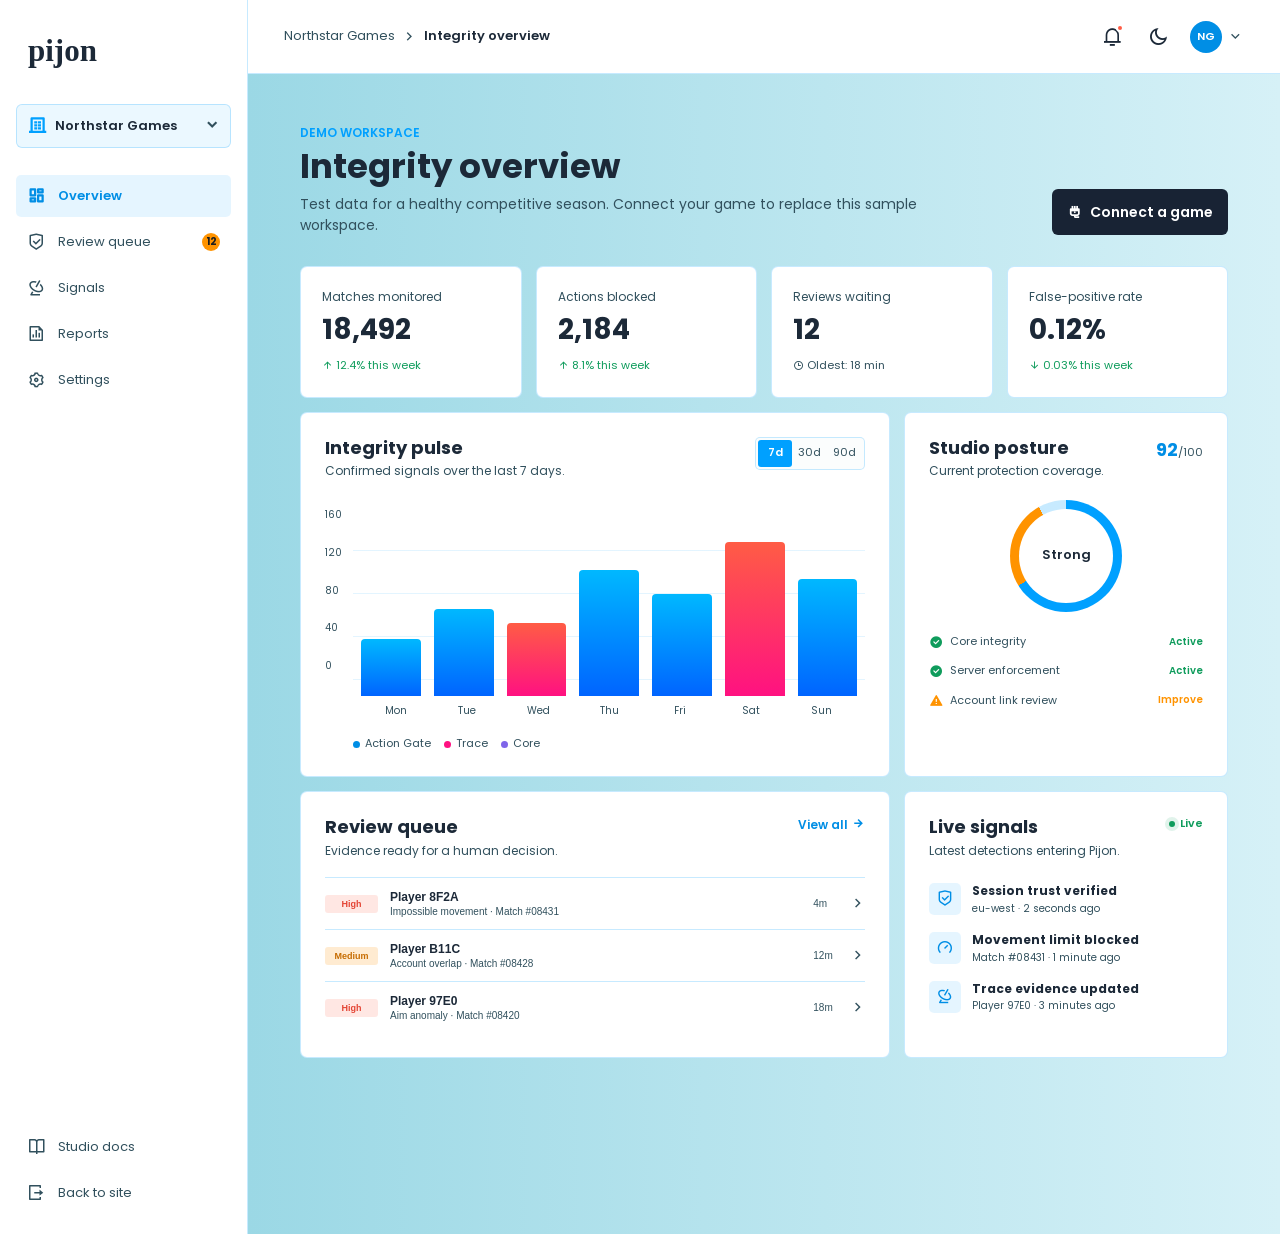
<file: dashboard.html>
<!doctype html>
<html lang="en" data-theme="light">
  <head>
    <meta charset="utf-8" />
    <meta name="viewport" content="width=device-width, initial-scale=1" />
    <meta name="description" content="Pijon studio integrity dashboard placeholder." />
    <meta name="theme-color" content="#57c9e0" />
    <title>Pijon Studio Dashboard</title>
    <script>
      (function () {
        try {
          var saved = localStorage.getItem("pijon-theme");
          var preferred = window.matchMedia("(prefers-color-scheme: dark)").matches ? "dark" : "light";
          document.documentElement.dataset.theme = saved || preferred;
        } catch (error) {
          document.documentElement.dataset.theme = "light";
        }
      })();
    </script>
    <link href="./assets/fonts/poppins.css" rel="stylesheet" />
    <link href="./assets/remixicon/remixicon.css" rel="stylesheet" />
    <link rel="stylesheet" href="./styles.css?v=cloudflare-review" />
    <link rel="icon" href="./assets/favicon/pijon-favicon.png" type="image/png" />
    <link rel="apple-touch-icon" href="./assets/favicon/apple-touch-icon.png" />
  </head>
  <body class="dashboard-body">
    <div class="dashboard-shell">
      <aside class="dashboard-sidebar" aria-label="Studio navigation">
        <button class="dashboard-sidebar-close" type="button" aria-label="Close dashboard navigation"><i class="ri-close-line" aria-hidden="true"></i></button>
        <a class="dashboard-brand" href="./index.html#top" aria-label="Pijon home">pijon</a>
        <div class="studio-picker">
          <i class="ri-building-4-line" aria-hidden="true"></i>
          <span>Northstar Games</span>
          <i class="ri-arrow-down-s-line" aria-hidden="true"></i>
        </div>
        <nav class="dashboard-nav" aria-label="Dashboard sections">
          <a class="is-active" href="#overview"><i class="ri-dashboard-line" aria-hidden="true"></i><span>Overview</span></a>
          <a href="#reviews"><i class="ri-shield-check-line" aria-hidden="true"></i><span>Review queue</span><b>12</b></a>
          <a href="#signals"><i class="ri-radar-line" aria-hidden="true"></i><span>Signals</span></a>
          <a href="#reports"><i class="ri-file-chart-line" aria-hidden="true"></i><span>Reports</span></a>
          <a href="#settings"><i class="ri-settings-3-line" aria-hidden="true"></i><span>Settings</span></a>
        </nav>
        <div class="dashboard-sidebar-foot">
          <a href="./technical-docs.html"><i class="ri-book-open-line" aria-hidden="true"></i><span>Studio docs</span></a>
          <a href="./index.html#top"><i class="ri-logout-box-r-line" aria-hidden="true"></i><span>Back to site</span></a>
        </div>
      </aside>

      <main class="dashboard-main" id="overview">
        <header class="dashboard-topbar">
          <button class="dashboard-menu" type="button" aria-label="Toggle dashboard navigation"><i class="ri-menu-line" aria-hidden="true"></i></button>
          <div class="dashboard-breadcrumb"><span>Northstar Games</span><i class="ri-arrow-right-s-line" aria-hidden="true"></i><strong>Integrity overview</strong></div>
          <div class="dashboard-actions">
            <button class="dashboard-icon-button" type="button" aria-label="Notifications"><i class="ri-notification-3-line" aria-hidden="true"></i><span></span></button>
            <button class="dashboard-icon-button theme-toggle" type="button" aria-label="Switch to dark mode"><i class="ri-moon-line" aria-hidden="true"></i></button>
            <a class="dashboard-profile" href="./login.html" aria-label="Studio profile"><span>NG</span><i class="ri-arrow-down-s-line" aria-hidden="true"></i></a>
          </div>
        </header>

        <div class="dashboard-content">
          <div class="dashboard-heading">
            <div>
              <span class="eyebrow">Demo workspace</span>
              <h1>Integrity overview</h1>
              <p>Test data for a healthy competitive season. Connect your game to replace this sample workspace.</p>
            </div>
            <a class="dashboard-primary-action" href="./technical-docs.html#setup"><i class="ri-plug-2-line" aria-hidden="true"></i> Connect a game</a>
          </div>

          <section class="dashboard-kpis" aria-label="Integrity statistics">
            <article><span>Matches monitored</span><strong>18,492</strong><small><i class="ri-arrow-up-line" aria-hidden="true"></i> 12.4% this week</small></article>
            <article><span>Actions blocked</span><strong>2,184</strong><small><i class="ri-arrow-up-line" aria-hidden="true"></i> 8.1% this week</small></article>
            <article><span>Reviews waiting</span><strong>12</strong><small class="neutral"><i class="ri-time-line" aria-hidden="true"></i> Oldest: 18 min</small></article>
            <article><span>False-positive rate</span><strong>0.12%</strong><small><i class="ri-arrow-down-line" aria-hidden="true"></i> 0.03% this week</small></article>
          </section>

          <section class="dashboard-grid" aria-label="Dashboard details">
            <article class="dashboard-panel integrity-panel">
              <div class="panel-heading">
                <div><h2>Integrity pulse</h2><p>Confirmed signals over the last 7 days.</p></div>
                <div class="range-control" role="group" aria-label="Chart range"><button class="is-active" type="button" data-dashboard-range>7d</button><button type="button" data-dashboard-range>30d</button><button type="button" data-dashboard-range>90d</button></div>
              </div>
              <div class="chart-wrap" aria-label="Signal activity chart">
                <div class="chart-axis"><span>160</span><span>120</span><span>80</span><span>40</span><span>0</span></div>
                <div class="chart-bars"><i style="--bar: 30%"></i><i style="--bar: 46%"></i><i style="--bar: 39%"></i><i style="--bar: 67%"></i><i style="--bar: 54%"></i><i style="--bar: 82%"></i><i style="--bar: 62%"></i></div>
                <div class="chart-days"><span>Mon</span><span>Tue</span><span>Wed</span><span>Thu</span><span>Fri</span><span>Sat</span><span>Sun</span></div>
              </div>
              <div class="chart-legend"><span><i></i> Action Gate</span><span><i></i> Trace</span><span><i></i> Core</span></div>
            </article>

            <article class="dashboard-panel posture-panel">
              <div class="panel-heading"><div><h2>Studio posture</h2><p>Current protection coverage.</p></div><span class="posture-score">92<small>/100</small></span></div>
              <div class="posture-ring"><span>Strong</span></div>
              <ul class="coverage-list"><li><span><i class="ri-checkbox-circle-fill" aria-hidden="true"></i> Core integrity</span><strong>Active</strong></li><li><span><i class="ri-checkbox-circle-fill" aria-hidden="true"></i> Server enforcement</span><strong>Active</strong></li><li><span><i class="ri-alert-fill" aria-hidden="true"></i> Account link review</span><strong>Improve</strong></li></ul>
            </article>

            <article class="dashboard-panel queue-panel" id="reviews">
              <div class="panel-heading"><div><h2>Review queue</h2><p>Evidence ready for a human decision.</p></div><a href="#reviews">View all <i class="ri-arrow-right-line" aria-hidden="true"></i></a></div>
              <div class="review-list">
                <button class="review-row" type="button"><span class="severity high">High</span><div><strong>Player 8F2A</strong><small>Impossible movement · Match #08431</small></div><time>4m</time><i class="ri-arrow-right-s-line" aria-hidden="true"></i></button>
                <button class="review-row" type="button"><span class="severity medium">Medium</span><div><strong>Player B11C</strong><small>Account overlap · Match #08428</small></div><time>12m</time><i class="ri-arrow-right-s-line" aria-hidden="true"></i></button>
                <button class="review-row" type="button"><span class="severity high">High</span><div><strong>Player 97E0</strong><small>Aim anomaly · Match #08420</small></div><time>18m</time><i class="ri-arrow-right-s-line" aria-hidden="true"></i></button>
              </div>
            </article>

            <article class="dashboard-panel signal-panel" id="signals">
              <div class="panel-heading"><div><h2>Live signals</h2><p>Latest detections entering Pijon.</p></div><span class="live-status"><i></i> Live</span></div>
              <ul class="signal-list"><li><i class="ri-shield-check-line" aria-hidden="true"></i><div><strong>Session trust verified</strong><small>eu-west · 2 seconds ago</small></div></li><li><i class="ri-speed-up-line" aria-hidden="true"></i><div><strong>Movement limit blocked</strong><small>Match #08431 · 1 minute ago</small></div></li><li><i class="ri-radar-line" aria-hidden="true"></i><div><strong>Trace evidence updated</strong><small>Player 97E0 · 3 minutes ago</small></div></li></ul>
            </article>
          </section>
        </div>
      </main>
    </div>
    <script src="./script.js"></script>
  </body>
</html>
</file>
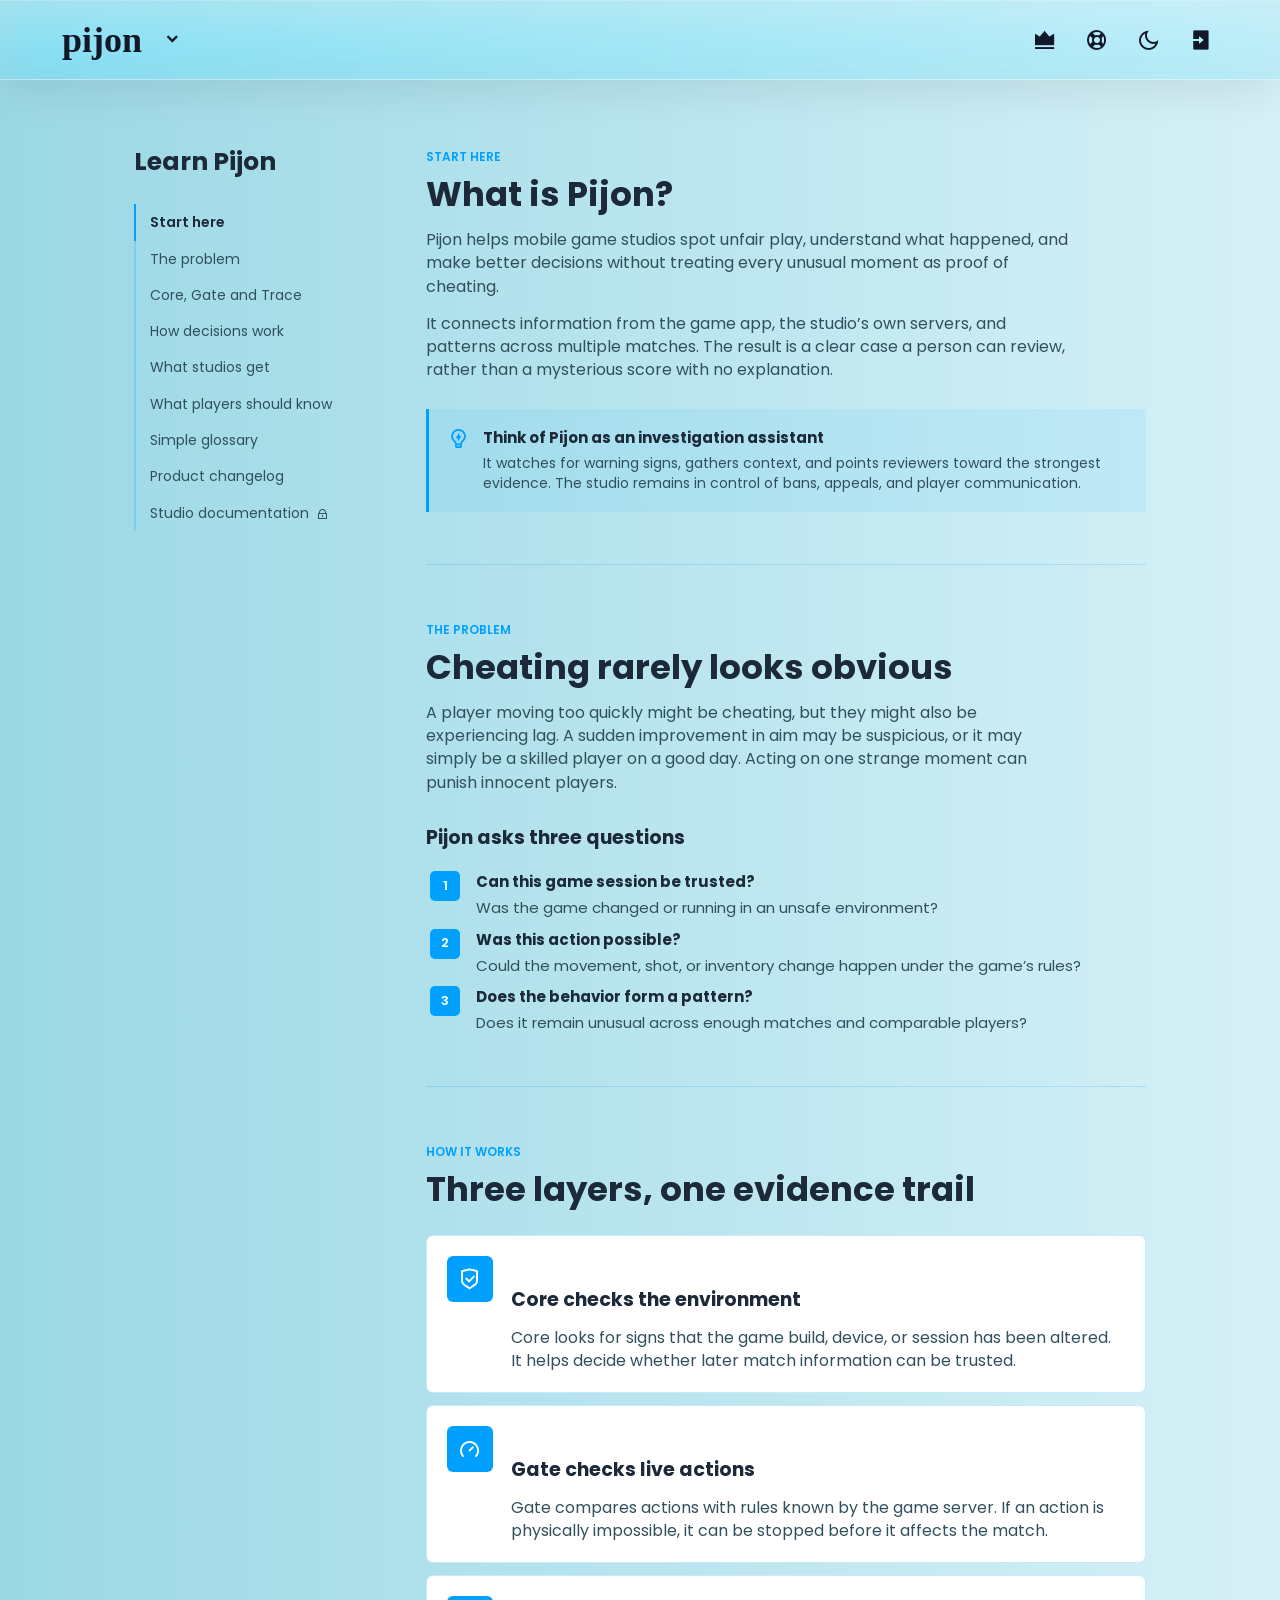
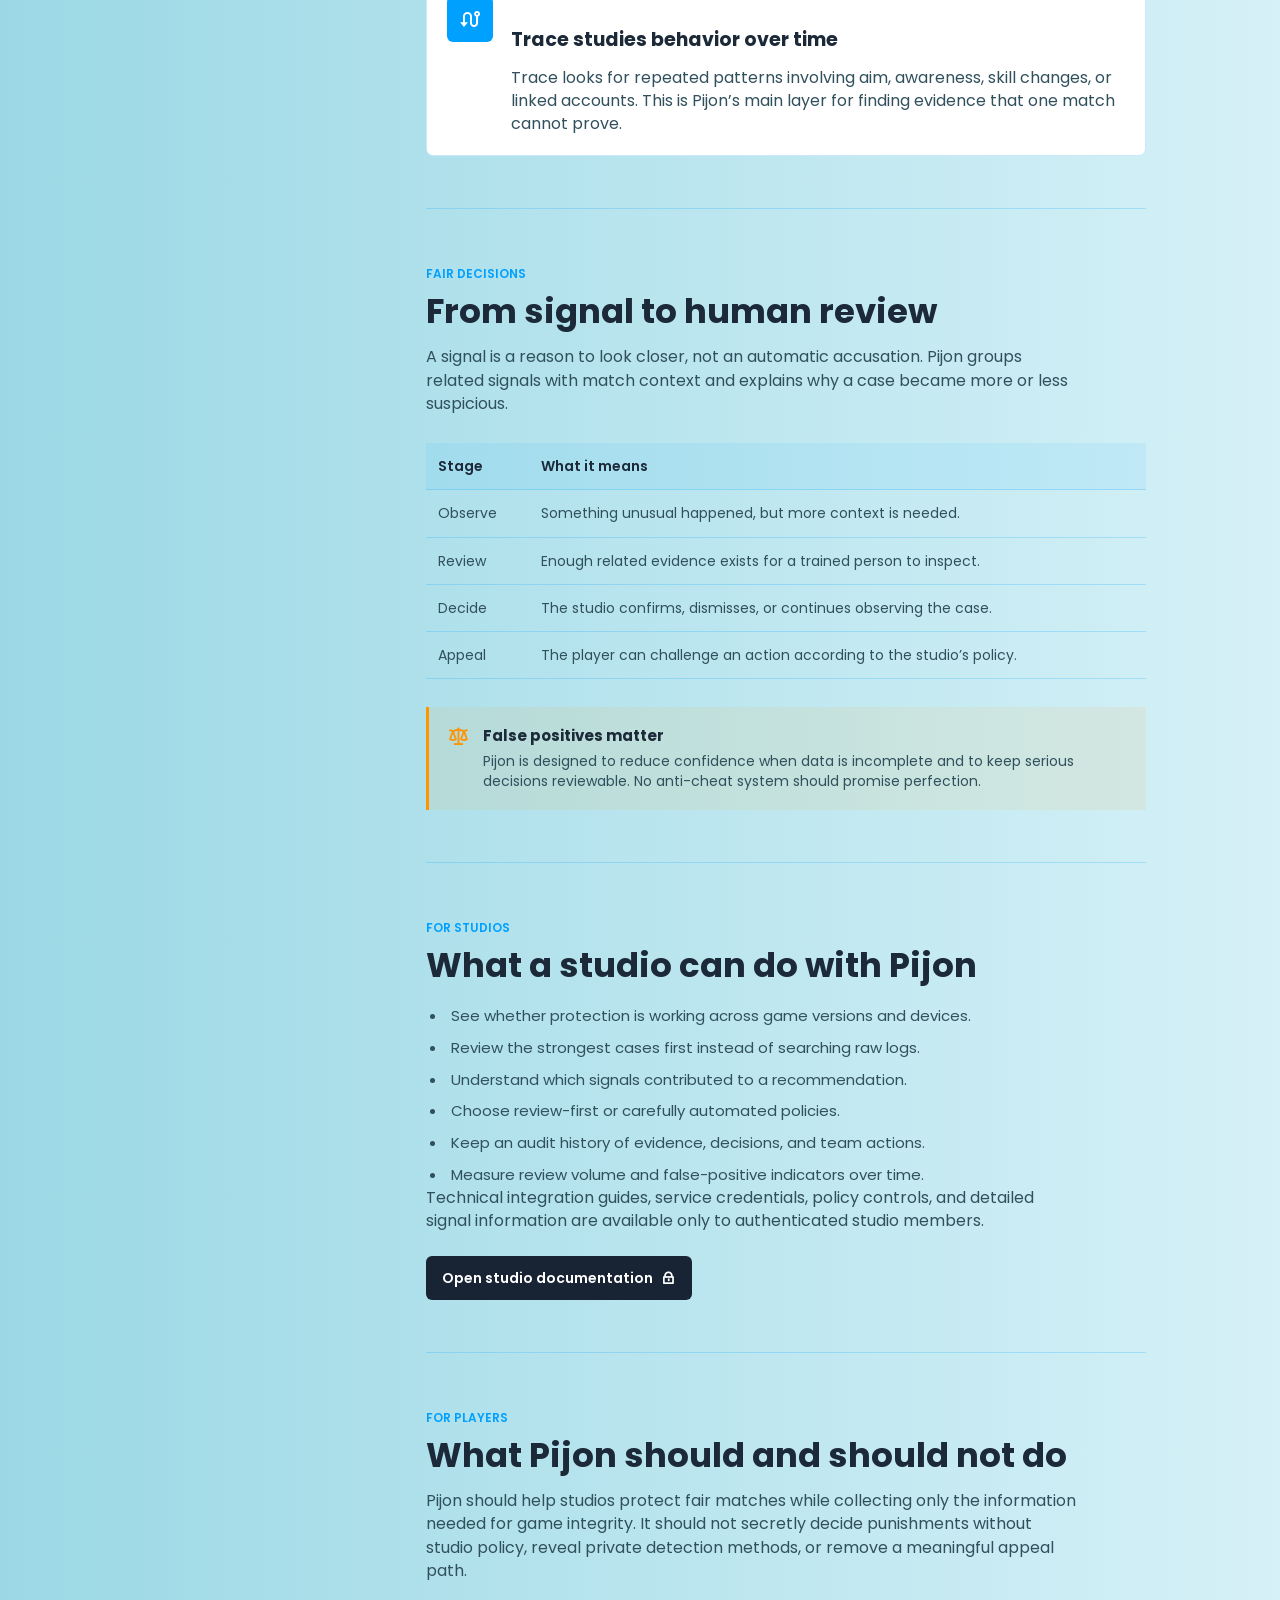
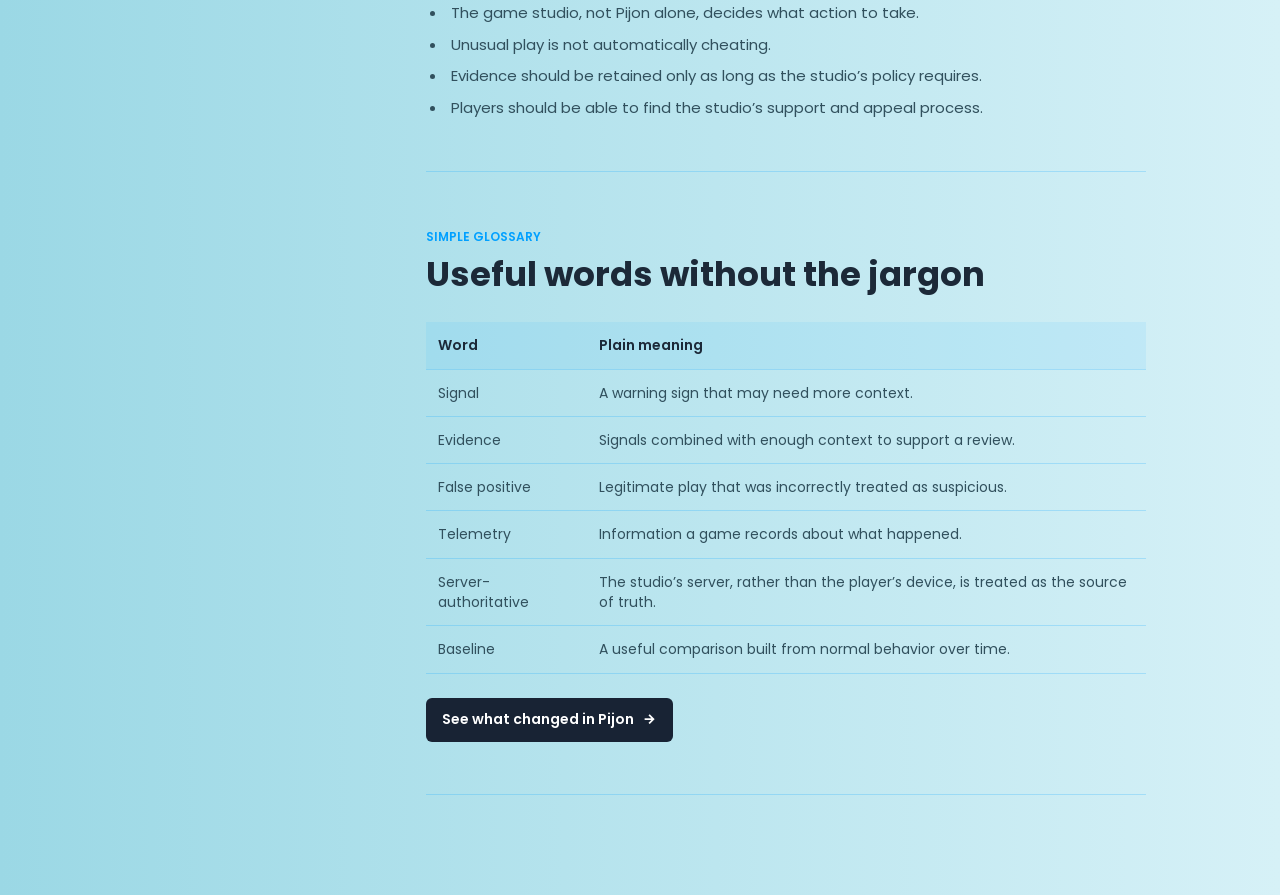
<file: documentation.html>
<!doctype html>
<html lang="en" data-theme="light">
  <head>
    <meta charset="utf-8" />
    <meta name="viewport" content="width=device-width, initial-scale=1" />
    <meta name="description" content="A beginner-friendly introduction to Pijon and mobile game integrity." />
    <meta name="theme-color" content="#57c9e0" />
    <title>Learn about Pijon</title>
    <script>
      (function () {
        try {
          var saved = localStorage.getItem("pijon-theme");
          var preferred = window.matchMedia("(prefers-color-scheme: dark)").matches ? "dark" : "light";
          document.documentElement.dataset.theme = saved || preferred;
        } catch (error) { document.documentElement.dataset.theme = "light"; }
      })();
    </script>
    <link href="./assets/fonts/poppins.css" rel="stylesheet" />
    <link href="./assets/remixicon/remixicon.css" rel="stylesheet" />
    <link rel="stylesheet" href="./styles.css?v=cloudflare-review" />
    <link rel="icon" href="./assets/favicon/pijon-favicon.png" type="image/png" />
    <link rel="apple-touch-icon" href="./assets/favicon/apple-touch-icon.png" />
  </head>
  <body class="docs-body">
    <div class="site-shell docs-shell">
      <header class="site-header nav-collapsed" aria-label="Primary navigation">
        <a class="brand" href="./index.html#top" aria-label="Pijon home">pijon</a>
        <button class="nav-toggle" type="button" aria-controls="nav-tabs" aria-expanded="false" aria-label="Show navigation links"><i class="nav-toggle-arrow ri-arrow-down-s-line" aria-hidden="true"></i><i class="nav-toggle-menu ri-menu-3-line" aria-hidden="true"></i></button>
        <nav class="nav-tabs" id="nav-tabs" aria-label="Sections"><a href="./index.html#features">Features</a><a href="./premium.html">Pricing</a></nav>
        <div class="header-actions">
          <a class="icon-button premium-trigger" href="./premium.html" aria-label="Premium features"><i class="ri-vip-crown-fill" aria-hidden="true"></i></a>
          <a class="icon-button" href="./support.html" aria-label="Support"><i class="ri-lifebuoy-line" aria-hidden="true"></i></a>
          <button class="icon-button theme-toggle" type="button" aria-label="Switch to dark mode"><i class="ri-moon-line" aria-hidden="true"></i></button>
          <a class="icon-button" href="./login.html" aria-label="Login"><i class="ri-login-box-fill" aria-hidden="true"></i></a>
        </div>
      </header>

      <main class="docs-page" id="top">
        <details class="docs-mobile-index">
          <summary><i class="ri-compass-3-line" aria-hidden="true"></i>Explore this guide<i class="ri-arrow-down-s-line" aria-hidden="true"></i></summary>
          <nav aria-label="Mobile guide sections"><a href="#start">Start here</a><a href="#layers">Three layers</a><a href="#decisions">Decisions</a><a href="#studios">For studios</a><a href="#players">For players</a><a href="#glossary">Glossary</a></nav>
        </details>
        <aside class="docs-index" aria-label="Guide sections">
          <h1>Learn Pijon</h1>
          <a href="#start" aria-current="page">Start here</a>
          <a href="#problem">The problem</a>
          <a href="#layers">Core, Gate and Trace</a>
          <a href="#decisions">How decisions work</a>
          <a href="#studios">What studios get</a>
          <a href="#players">What players should know</a>
          <a href="#glossary">Simple glossary</a>
          <a href="./changelog.html">Product changelog</a>
          <a href="./login.html?next=technical-docs.html">Studio documentation <i class="ri-lock-line" aria-hidden="true"></i></a>
        </aside>

        <article class="docs-content public-guide">
          <section id="start">
            <span>Start here</span>
            <h2>What is Pijon?</h2>
            <p>Pijon helps mobile game studios spot unfair play, understand what happened, and make better decisions without treating every unusual moment as proof of cheating.</p>
            <p>It connects information from the game app, the studio’s own servers, and patterns across multiple matches. The result is a clear case a person can review, rather than a mysterious score with no explanation.</p>
            <div class="docs-callout"><i class="ri-lightbulb-flash-line" aria-hidden="true"></i><div><strong>Think of Pijon as an investigation assistant</strong><p>It watches for warning signs, gathers context, and points reviewers toward the strongest evidence. The studio remains in control of bans, appeals, and player communication.</p></div></div>
          </section>

          <section id="problem">
            <span>The problem</span>
            <h2>Cheating rarely looks obvious</h2>
            <p>A player moving too quickly might be cheating, but they might also be experiencing lag. A sudden improvement in aim may be suspicious, or it may simply be a skilled player on a good day. Acting on one strange moment can punish innocent players.</p>
            <h3>Pijon asks three questions</h3>
            <ol class="docs-steps">
              <li><strong>Can this game session be trusted?</strong><span>Was the game changed or running in an unsafe environment?</span></li>
              <li><strong>Was this action possible?</strong><span>Could the movement, shot, or inventory change happen under the game’s rules?</span></li>
              <li><strong>Does the behavior form a pattern?</strong><span>Does it remain unusual across enough matches and comparable players?</span></li>
            </ol>
          </section>

          <section id="layers">
            <span>How it works</span>
            <h2>Three layers, one evidence trail</h2>
            <div class="plain-layer-list">
              <article><i class="ri-shield-check-line" aria-hidden="true"></i><div><h3>Core checks the environment</h3><p>Core looks for signs that the game build, device, or session has been altered. It helps decide whether later match information can be trusted.</p></div></article>
              <article><i class="ri-speed-up-line" aria-hidden="true"></i><div><h3>Gate checks live actions</h3><p>Gate compares actions with rules known by the game server. If an action is physically impossible, it can be stopped before it affects the match.</p></div></article>
              <article><i class="ri-route-line" aria-hidden="true"></i><div><h3>Trace studies behavior over time</h3><p>Trace looks for repeated patterns involving aim, awareness, skill changes, or linked accounts. This is Pijon’s main layer for finding evidence that one match cannot prove.</p></div></article>
            </div>
          </section>

          <section id="decisions">
            <span>Fair decisions</span>
            <h2>From signal to human review</h2>
            <p>A signal is a reason to look closer, not an automatic accusation. Pijon groups related signals with match context and explains why a case became more or less suspicious.</p>
            <table><thead><tr><th>Stage</th><th>What it means</th></tr></thead><tbody><tr><td>Observe</td><td>Something unusual happened, but more context is needed.</td></tr><tr><td>Review</td><td>Enough related evidence exists for a trained person to inspect.</td></tr><tr><td>Decide</td><td>The studio confirms, dismisses, or continues observing the case.</td></tr><tr><td>Appeal</td><td>The player can challenge an action according to the studio’s policy.</td></tr></tbody></table>
            <div class="docs-callout docs-callout-warning"><i class="ri-scales-3-line" aria-hidden="true"></i><div><strong>False positives matter</strong><p>Pijon is designed to reduce confidence when data is incomplete and to keep serious decisions reviewable. No anti-cheat system should promise perfection.</p></div></div>
          </section>

          <section id="studios">
            <span>For studios</span>
            <h2>What a studio can do with Pijon</h2>
            <ul><li>See whether protection is working across game versions and devices.</li><li>Review the strongest cases first instead of searching raw logs.</li><li>Understand which signals contributed to a recommendation.</li><li>Choose review-first or carefully automated policies.</li><li>Keep an audit history of evidence, decisions, and team actions.</li><li>Measure review volume and false-positive indicators over time.</li></ul>
            <p>Technical integration guides, service credentials, policy controls, and detailed signal information are available only to authenticated studio members.</p>
            <a href="./login.html?next=technical-docs.html">Open studio documentation <i class="ri-lock-line" aria-hidden="true"></i></a>
          </section>

          <section id="players">
            <span>For players</span>
            <h2>What Pijon should and should not do</h2>
            <p>Pijon should help studios protect fair matches while collecting only the information needed for game integrity. It should not secretly decide punishments without studio policy, reveal private detection methods, or remove a meaningful appeal path.</p>
            <ul><li>The game studio, not Pijon alone, decides what action to take.</li><li>Unusual play is not automatically cheating.</li><li>Evidence should be retained only as long as the studio’s policy requires.</li><li>Players should be able to find the studio’s support and appeal process.</li></ul>
          </section>

          <section id="glossary">
            <span>Simple glossary</span>
            <h2>Useful words without the jargon</h2>
            <table><thead><tr><th>Word</th><th>Plain meaning</th></tr></thead><tbody><tr><td>Signal</td><td>A warning sign that may need more context.</td></tr><tr><td>Evidence</td><td>Signals combined with enough context to support a review.</td></tr><tr><td>False positive</td><td>Legitimate play that was incorrectly treated as suspicious.</td></tr><tr><td>Telemetry</td><td>Information a game records about what happened.</td></tr><tr><td>Server-authoritative</td><td>The studio’s server, rather than the player’s device, is treated as the source of truth.</td></tr><tr><td>Baseline</td><td>A useful comparison built from normal behavior over time.</td></tr></tbody></table>
            <a href="./changelog.html">See what changed in Pijon <i class="ri-arrow-right-line" aria-hidden="true"></i></a>
          </section>
        </article>
      </main>
    </div>
    <script src="./script.js"></script>
  </body>
</html>
</file>
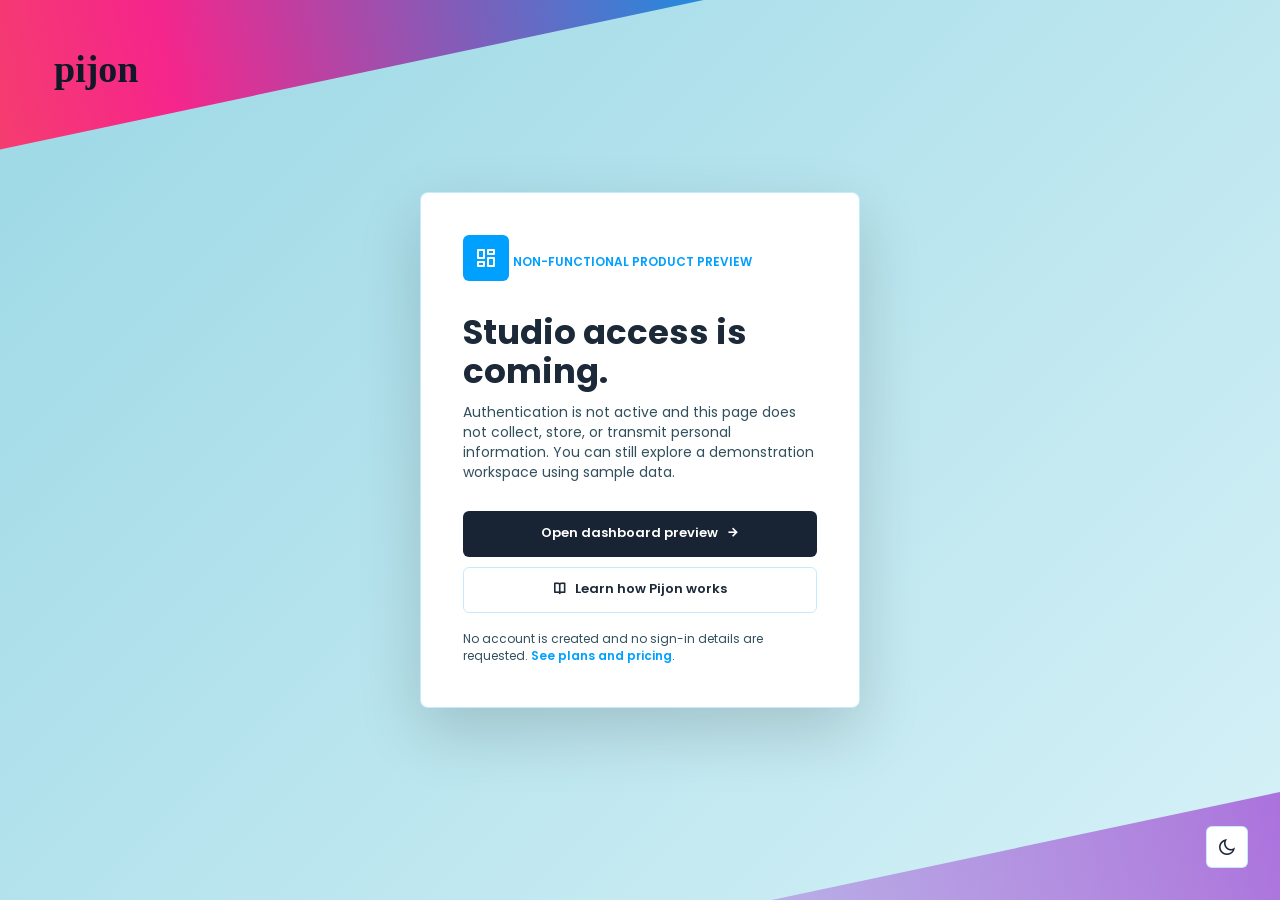
<file: login.html>
<!doctype html>
<html lang="en" data-theme="light">
  <head>
    <meta charset="utf-8" />
    <meta name="viewport" content="width=device-width, initial-scale=1" />
    <meta name="description" content="Preview the upcoming Pijon studio workspace." />
    <meta name="theme-color" content="#57c9e0" />
    <title>Pijon Studio Preview</title>
    <script>
      (function () {
        try {
          var saved = localStorage.getItem("pijon-theme");
          var preferred = window.matchMedia("(prefers-color-scheme: dark)").matches ? "dark" : "light";
          document.documentElement.dataset.theme = saved || preferred;
        } catch (error) {
          document.documentElement.dataset.theme = "light";
        }
      })();
    </script>
    <link href="./assets/fonts/poppins.css" rel="stylesheet" />
    <link href="./assets/remixicon/remixicon.css" rel="stylesheet" />
    <link rel="stylesheet" href="./styles.css?v=cloudflare-review" />
    <link rel="icon" href="./assets/favicon/pijon-favicon.png" type="image/png" />
    <link rel="apple-touch-icon" href="./assets/favicon/apple-touch-icon.png" />
  </head>
  <body class="auth-body">
    <main class="auth-page">
      <a class="auth-brand" href="./index.html#top" aria-label="Pijon home">pijon</a>
      <section class="auth-card" aria-labelledby="sign-in-title">
        <div class="auth-mark"><i class="ri-dashboard-line" aria-hidden="true"></i></div>
        <span>Non-functional product preview</span>
        <h1 id="sign-in-title">Studio access is coming.</h1>
        <p>
          Authentication is not active and this page does not collect, store, or transmit personal
          information. You can still explore a demonstration workspace using sample data.
        </p>
        <div class="auth-preview-actions">
          <a class="auth-preview-primary" data-preview-access href="./dashboard.html">
            Open dashboard preview
            <i class="ri-arrow-right-line" aria-hidden="true"></i>
          </a>
          <a href="./documentation.html">
            <i class="ri-book-open-line" aria-hidden="true"></i>
            Learn how Pijon works
          </a>
        </div>
        <small>No account is created and no sign-in details are requested. <a href="./premium.html">See plans and pricing</a>.</small>
      </section>
      <button class="auth-theme theme-toggle" type="button" aria-label="Switch to dark mode">
        <i class="ri-moon-line" aria-hidden="true"></i>
      </button>
    </main>
    <script src="./script.js"></script>
  </body>
</html>
</file>
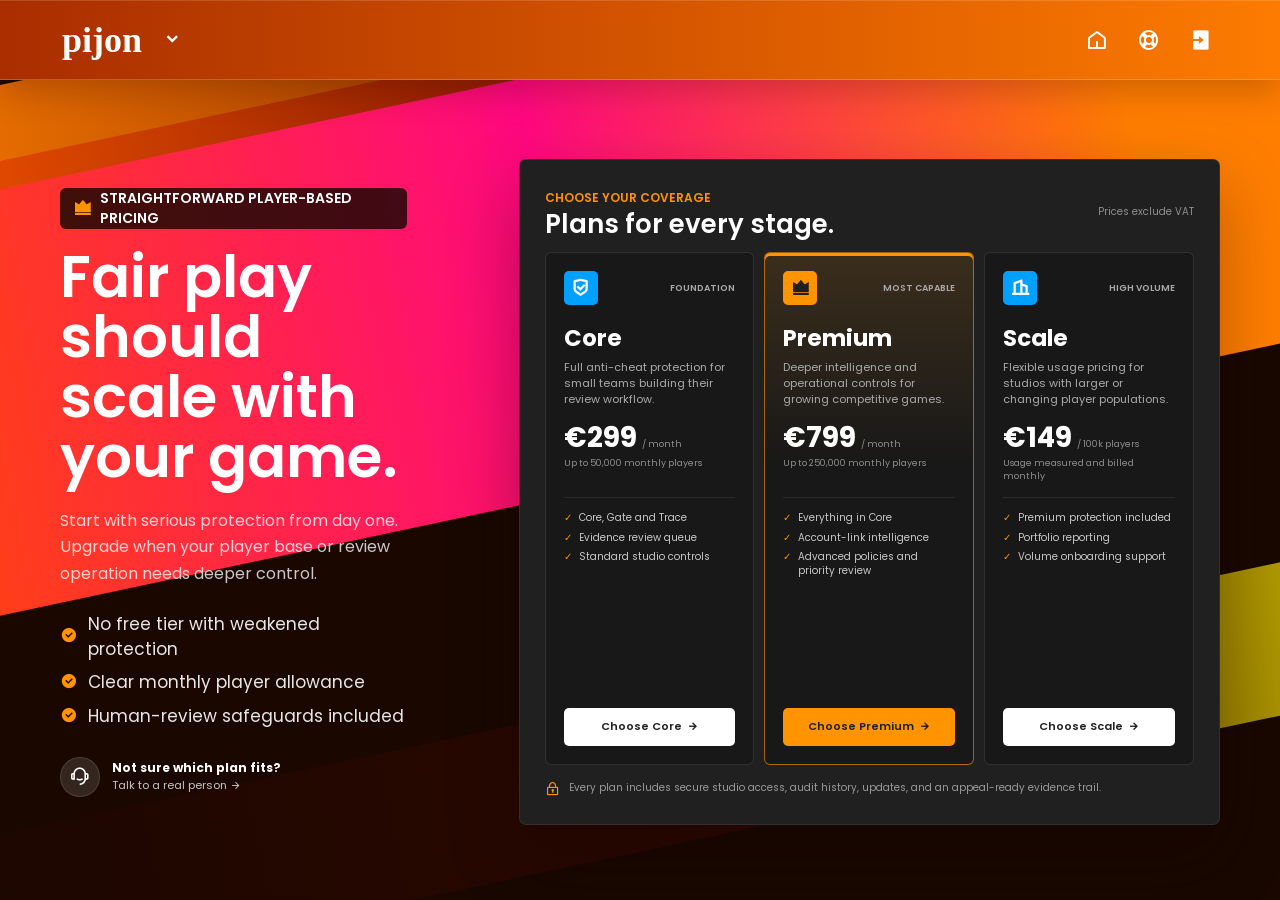
<file: premium.html>
<!doctype html>
<html lang="en" data-theme="dark">
  <head>
    <meta charset="utf-8" /><meta name="viewport" content="width=device-width, initial-scale=1" /><meta name="description" content="Simple player-based Pijon pricing for mobile game studios." /><meta name="theme-color" content="#c83800" /><title>Pijon Pricing</title>
    <link href="./assets/fonts/poppins.css" rel="stylesheet" /><link href="./assets/remixicon/remixicon.css" rel="stylesheet" /><link rel="stylesheet" href="./styles.css?v=cloudflare-review" /><link rel="icon" href="./assets/favicon/pijon-favicon.png" type="image/png" /><link rel="apple-touch-icon" href="./assets/favicon/apple-touch-icon.png" />
  </head>
  <body class="pricing-body">
    <div class="site-shell pricing-shell">
      <header class="site-header nav-collapsed" aria-label="Primary navigation"><a class="brand" href="./index.html#top" aria-label="Pijon home">pijon</a><button class="nav-toggle" type="button" aria-controls="nav-tabs" aria-expanded="false" aria-label="Show navigation links"><i class="nav-toggle-arrow ri-arrow-down-s-line" aria-hidden="true"></i><i class="nav-toggle-menu ri-menu-3-line" aria-hidden="true"></i></button><nav class="nav-tabs" id="nav-tabs" aria-label="Sections"><a href="./index.html#features">Features</a><a href="./premium.html" aria-current="page">Pricing</a></nav><div class="header-actions"><a class="icon-button" href="./index.html#top" aria-label="Home"><i class="ri-home-5-line" aria-hidden="true"></i></a><a class="icon-button" href="./support.html" aria-label="Support"><i class="ri-lifebuoy-line" aria-hidden="true"></i></a><a class="icon-button" href="./login.html" aria-label="Login"><i class="ri-login-box-fill" aria-hidden="true"></i></a></div></header>
      <main class="pricing-page" id="top">
        <div class="hero-art premium-hero-art" aria-hidden="true"><span class="hero-shape hero-shape-top-glow"></span><span class="hero-shape hero-shape-top-blue"></span><span class="hero-shape hero-shape-main"></span><span class="hero-shape hero-shape-bottom"></span></div>
        <div class="pricing-layout pricing-refined">
          <section class="pricing-intro" aria-labelledby="pricing-title">
            <span class="pricing-kicker"><i class="ri-vip-crown-fill" aria-hidden="true"></i> Straightforward player-based pricing</span>
            <h1 id="pricing-title">Fair play should scale with your game.</h1>
            <p>Start with serious protection from day one. Upgrade when your player base or review operation needs deeper control.</p>
            <ul class="pricing-assurances"><li><i class="ri-checkbox-circle-fill" aria-hidden="true"></i>No free tier with weakened protection</li><li><i class="ri-checkbox-circle-fill" aria-hidden="true"></i>Clear monthly player allowance</li><li><i class="ri-checkbox-circle-fill" aria-hidden="true"></i>Human-review safeguards included</li></ul>
            <div class="pricing-help"><span><i class="ri-customer-service-2-line" aria-hidden="true"></i></span><div><strong>Not sure which plan fits?</strong><a href="mailto:hello@pijon.example?subject=Pijon%20plan%20advice">Talk to a real person <i class="ri-arrow-right-line" aria-hidden="true"></i></a></div></div>
          </section>
          <section class="pricing-panel refined-pricing-panel" aria-labelledby="plans-title">
            <div class="pricing-panel-heading"><div><span>Choose your coverage</span><h2 id="plans-title">Plans for every stage.</h2></div><small>Prices exclude VAT</small></div>
            <div class="refined-plan-grid">
              <article class="refined-plan"><div class="refined-plan-top"><i class="ri-shield-check-line" aria-hidden="true"></i><span>Foundation</span></div><h3>Core</h3><p>Full anti-cheat protection for small teams building their review workflow.</p><div class="refined-price"><strong>€299</strong><span>/ month</span></div><small>Up to 50,000 monthly players</small><ul><li>Core, Gate and Trace</li><li>Evidence review queue</li><li>Standard studio controls</li></ul><a href="./checkout.html?plan=core">Choose Core <i class="ri-arrow-right-line" aria-hidden="true"></i></a></article>
              <article class="refined-plan refined-plan-featured"><div class="refined-plan-top"><i class="ri-vip-crown-fill" aria-hidden="true"></i><span>Most capable</span></div><h3>Premium</h3><p>Deeper intelligence and operational controls for growing competitive games.</p><div class="refined-price"><strong>€799</strong><span>/ month</span></div><small>Up to 250,000 monthly players</small><ul><li>Everything in Core</li><li>Account-link intelligence</li><li>Advanced policies and priority review</li></ul><a href="./checkout.html?plan=premium">Choose Premium <i class="ri-arrow-right-line" aria-hidden="true"></i></a></article>
              <article class="refined-plan"><div class="refined-plan-top"><i class="ri-building-2-line" aria-hidden="true"></i><span>High volume</span></div><h3>Scale</h3><p>Flexible usage pricing for studios with larger or changing player populations.</p><div class="refined-price"><strong>€149</strong><span>/ 100k players</span></div><small>Usage measured and billed monthly</small><ul><li>Premium protection included</li><li>Portfolio reporting</li><li>Volume onboarding support</li></ul><a href="./checkout.html?plan=scale">Choose Scale <i class="ri-arrow-right-line" aria-hidden="true"></i></a></article>
            </div>
            <div class="pricing-included"><i class="ri-lock-2-line" aria-hidden="true"></i><span>Every plan includes secure studio access, audit history, updates, and an appeal-ready evidence trail.</span></div>
          </section>
        </div>
      </main>
    </div><script src="./script.js"></script>
  </body>
</html>
</file>
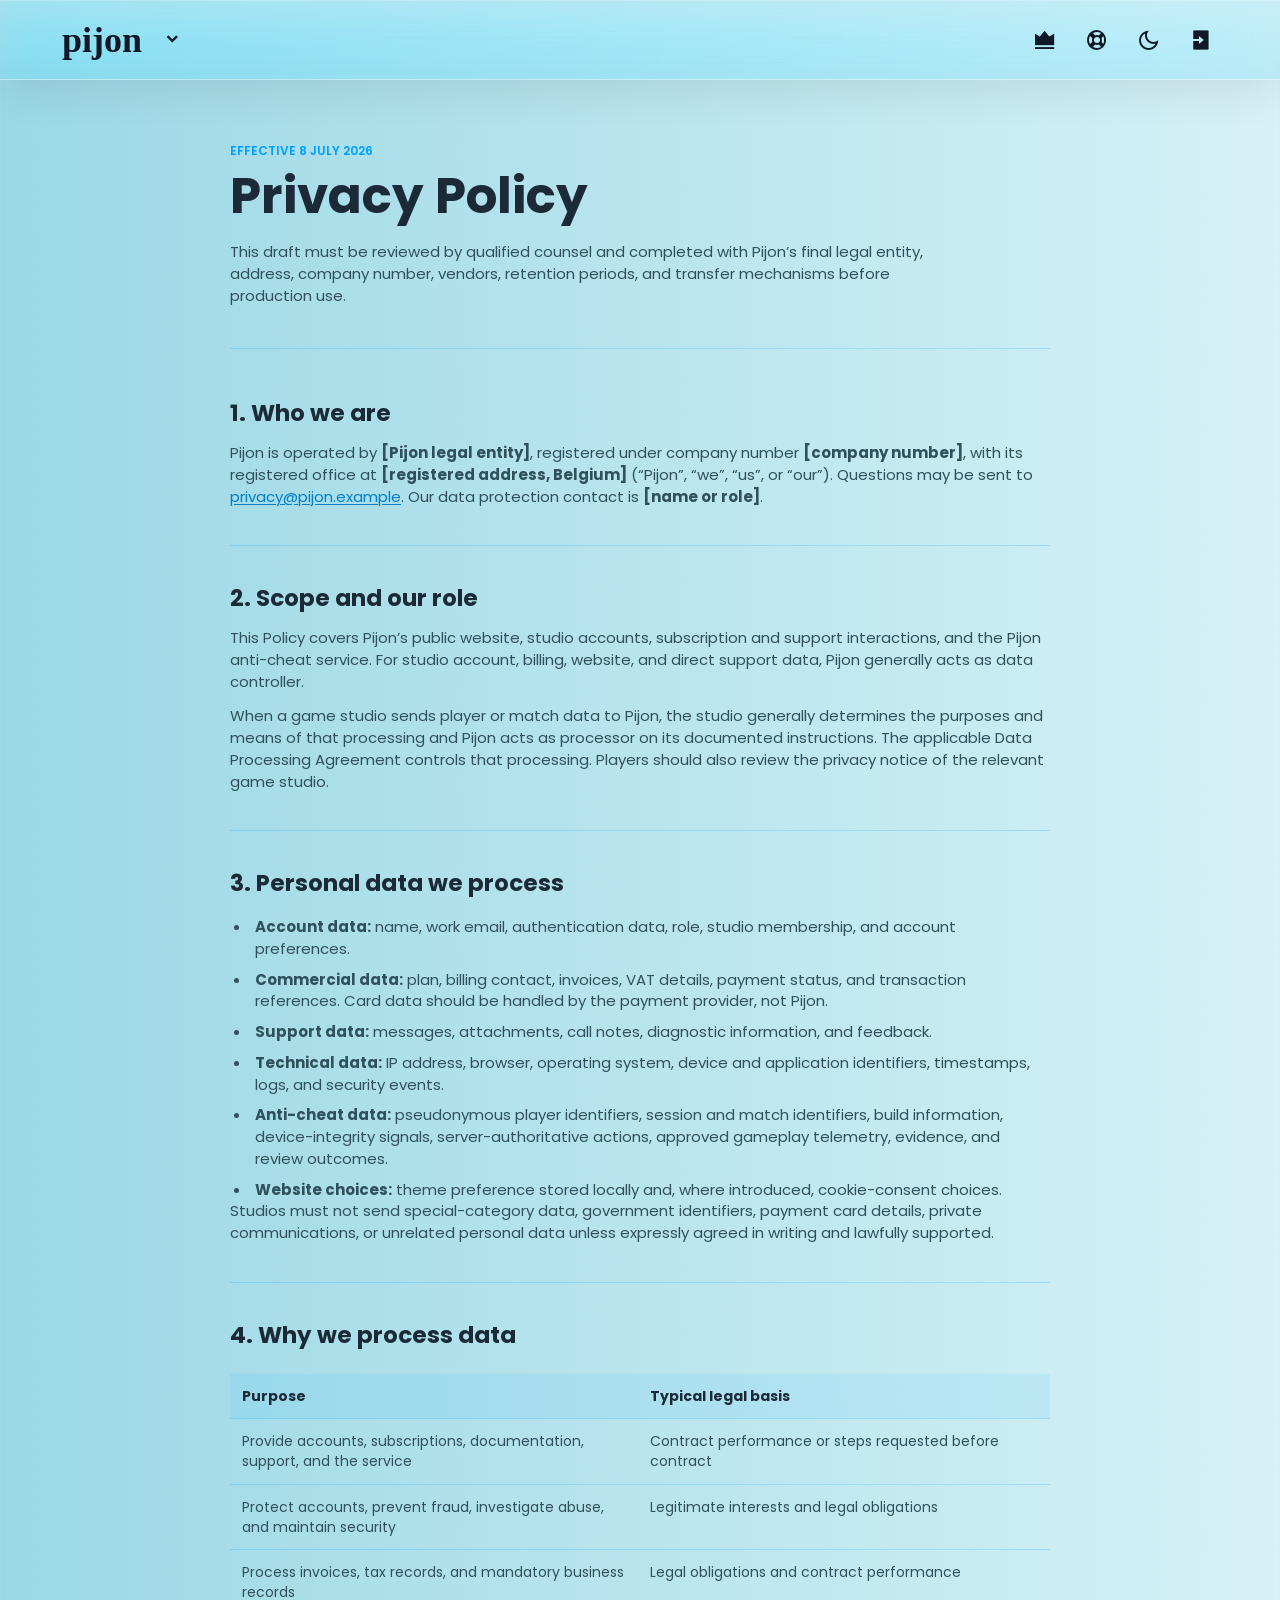
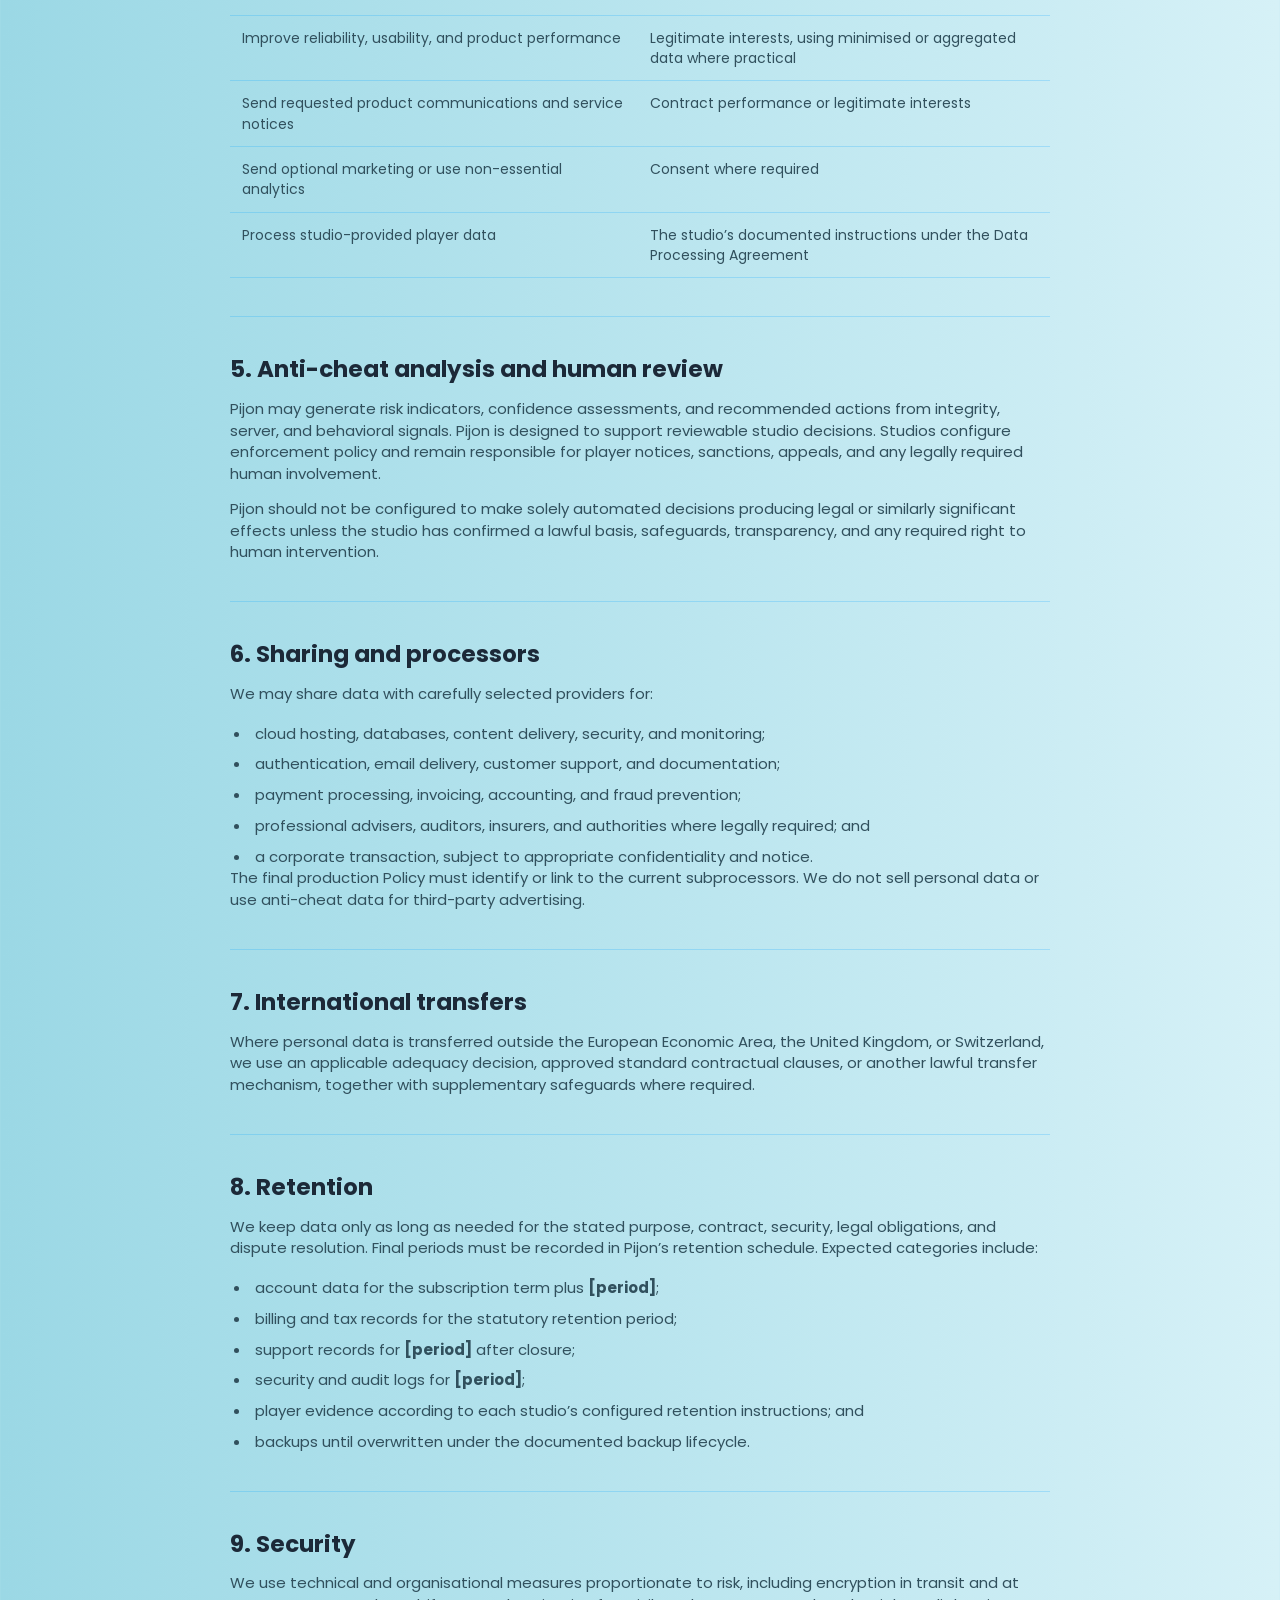
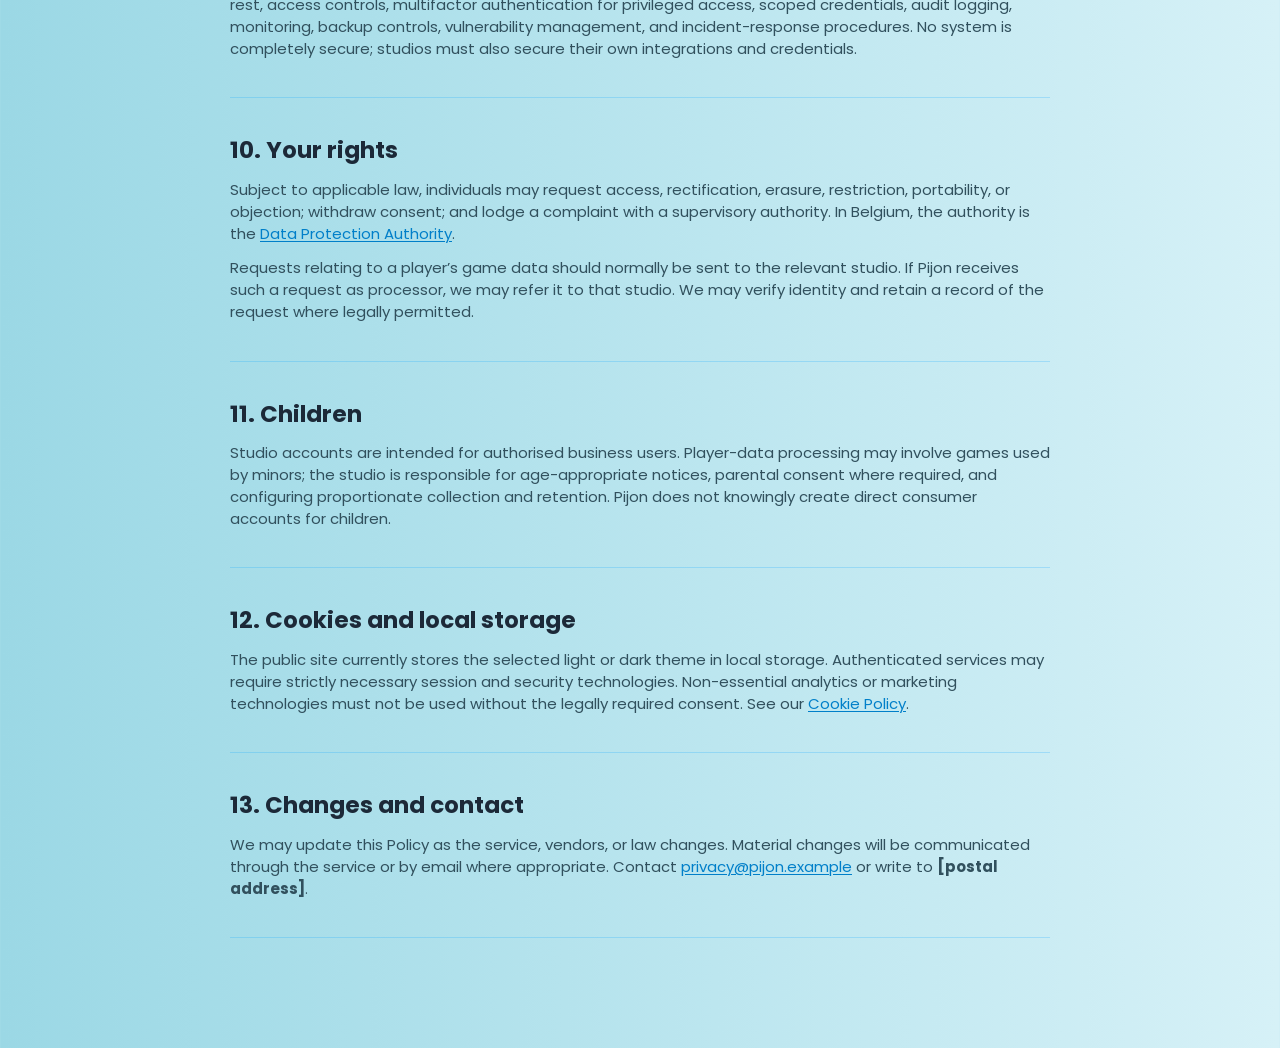
<file: privacy-policy.html>
<!doctype html>
<html lang="en" data-theme="light">
  <head>
    <meta charset="utf-8" />
    <meta name="viewport" content="width=device-width, initial-scale=1" />
    <meta name="description" content="Pijon Privacy Policy." />
    <meta name="theme-color" content="#57c9e0" />
    <title>Pijon Privacy Policy</title>
    <script>
      (function () {
        try {
          var saved = localStorage.getItem("pijon-theme");
          var preferred = window.matchMedia("(prefers-color-scheme: dark)").matches
            ? "dark"
            : "light";
          document.documentElement.dataset.theme = saved || preferred;
        } catch (error) {
          document.documentElement.dataset.theme = "light";
        }
      })();
    </script>
    <link href="./assets/fonts/poppins.css" rel="stylesheet" />
    <link href="./assets/remixicon/remixicon.css" rel="stylesheet" />
    <link rel="stylesheet" href="./styles.css?v=cloudflare-review" />
    <link rel="icon" href="./assets/favicon/pijon-favicon.png" type="image/png" />
    <link rel="apple-touch-icon" href="./assets/favicon/apple-touch-icon.png" />
  </head>
  <body class="legal-body">
    <div class="site-shell legal-shell">
      <header class="site-header nav-collapsed" aria-label="Primary navigation">
        <a class="brand" href="./index.html#top" aria-label="Pijon home">pijon</a>
        <button class="nav-toggle" type="button" aria-controls="nav-tabs" aria-expanded="false" aria-label="Show navigation links">
          <i class="nav-toggle-arrow ri-arrow-down-s-line" aria-hidden="true"></i>
          <i class="nav-toggle-menu ri-menu-3-line" aria-hidden="true"></i>
        </button>
        <nav class="nav-tabs" id="nav-tabs" aria-label="Sections">
          <a href="./index.html#features">Features</a>
          <a href="./premium.html">Pricing</a>
        </nav>
        <div class="header-actions">
          <a class="icon-button premium-trigger" href="./premium.html" aria-label="Premium features"><i class="ri-vip-crown-fill" aria-hidden="true"></i></a>
          <a class="icon-button" href="./support.html" aria-label="Support"><i class="ri-lifebuoy-line" aria-hidden="true"></i></a>
          <button class="icon-button theme-toggle" type="button" aria-label="Switch to dark mode"><i class="ri-moon-line" aria-hidden="true"></i></button>
          <a class="icon-button" href="./login.html" aria-label="Login"><i class="ri-login-box-fill" aria-hidden="true"></i></a>
        </div>
      </header>

      <main class="legal-page">
        <article>
          <div class="legal-heading">
            <span>Effective 8 July 2026</span>
            <h1>Privacy Policy</h1>
            <p>
              This draft must be reviewed by qualified counsel and completed with Pijon’s final
              legal entity, address, company number, vendors, retention periods, and transfer
              mechanisms before production use.
            </p>
          </div>

          <section>
            <h2>1. Who we are</h2>
            <p>
              Pijon is operated by <strong>[Pijon legal entity]</strong>, registered under company
              number <strong>[company number]</strong>, with its registered office at
              <strong>[registered address, Belgium]</strong> (“Pijon”, “we”, “us”, or “our”).
              Questions may be sent to <a href="mailto:privacy@pijon.example">privacy@pijon.example</a>.
              Our data protection contact is <strong>[name or role]</strong>.
            </p>
          </section>

          <section>
            <h2>2. Scope and our role</h2>
            <p>
              This Policy covers Pijon’s public website, studio accounts, subscription and support
              interactions, and the Pijon anti-cheat service. For studio account, billing, website,
              and direct support data, Pijon generally acts as data controller.
            </p>
            <p>
              When a game studio sends player or match data to Pijon, the studio generally
              determines the purposes and means of that processing and Pijon acts as processor on
              its documented instructions. The applicable Data Processing Agreement controls that
              processing. Players should also review the privacy notice of the relevant game studio.
            </p>
          </section>

          <section>
            <h2>3. Personal data we process</h2>
            <ul>
              <li><strong>Account data:</strong> name, work email, authentication data, role, studio membership, and account preferences.</li>
              <li><strong>Commercial data:</strong> plan, billing contact, invoices, VAT details, payment status, and transaction references. Card data should be handled by the payment provider, not Pijon.</li>
              <li><strong>Support data:</strong> messages, attachments, call notes, diagnostic information, and feedback.</li>
              <li><strong>Technical data:</strong> IP address, browser, operating system, device and application identifiers, timestamps, logs, and security events.</li>
              <li><strong>Anti-cheat data:</strong> pseudonymous player identifiers, session and match identifiers, build information, device-integrity signals, server-authoritative actions, approved gameplay telemetry, evidence, and review outcomes.</li>
              <li><strong>Website choices:</strong> theme preference stored locally and, where introduced, cookie-consent choices.</li>
            </ul>
            <p>
              Studios must not send special-category data, government identifiers, payment card
              details, private communications, or unrelated personal data unless expressly agreed
              in writing and lawfully supported.
            </p>
          </section>

          <section>
            <h2>4. Why we process data</h2>
            <table>
              <thead><tr><th>Purpose</th><th>Typical legal basis</th></tr></thead>
              <tbody>
                <tr><td>Provide accounts, subscriptions, documentation, support, and the service</td><td>Contract performance or steps requested before contract</td></tr>
                <tr><td>Protect accounts, prevent fraud, investigate abuse, and maintain security</td><td>Legitimate interests and legal obligations</td></tr>
                <tr><td>Process invoices, tax records, and mandatory business records</td><td>Legal obligations and contract performance</td></tr>
                <tr><td>Improve reliability, usability, and product performance</td><td>Legitimate interests, using minimised or aggregated data where practical</td></tr>
                <tr><td>Send requested product communications and service notices</td><td>Contract performance or legitimate interests</td></tr>
                <tr><td>Send optional marketing or use non-essential analytics</td><td>Consent where required</td></tr>
                <tr><td>Process studio-provided player data</td><td>The studio’s documented instructions under the Data Processing Agreement</td></tr>
              </tbody>
            </table>
          </section>

          <section>
            <h2>5. Anti-cheat analysis and human review</h2>
            <p>
              Pijon may generate risk indicators, confidence assessments, and recommended actions
              from integrity, server, and behavioral signals. Pijon is designed to support
              reviewable studio decisions. Studios configure enforcement policy and remain
              responsible for player notices, sanctions, appeals, and any legally required human
              involvement.
            </p>
            <p>
              Pijon should not be configured to make solely automated decisions producing legal or
              similarly significant effects unless the studio has confirmed a lawful basis,
              safeguards, transparency, and any required right to human intervention.
            </p>
          </section>

          <section>
            <h2>6. Sharing and processors</h2>
            <p>We may share data with carefully selected providers for:</p>
            <ul>
              <li>cloud hosting, databases, content delivery, security, and monitoring;</li>
              <li>authentication, email delivery, customer support, and documentation;</li>
              <li>payment processing, invoicing, accounting, and fraud prevention;</li>
              <li>professional advisers, auditors, insurers, and authorities where legally required; and</li>
              <li>a corporate transaction, subject to appropriate confidentiality and notice.</li>
            </ul>
            <p>
              The final production Policy must identify or link to the current subprocessors. We do
              not sell personal data or use anti-cheat data for third-party advertising.
            </p>
          </section>

          <section>
            <h2>7. International transfers</h2>
            <p>
              Where personal data is transferred outside the European Economic Area, the United
              Kingdom, or Switzerland, we use an applicable adequacy decision, approved standard
              contractual clauses, or another lawful transfer mechanism, together with
              supplementary safeguards where required.
            </p>
          </section>

          <section>
            <h2>8. Retention</h2>
            <p>
              We keep data only as long as needed for the stated purpose, contract, security, legal
              obligations, and dispute resolution. Final periods must be recorded in Pijon’s
              retention schedule. Expected categories include:
            </p>
            <ul>
              <li>account data for the subscription term plus <strong>[period]</strong>;</li>
              <li>billing and tax records for the statutory retention period;</li>
              <li>support records for <strong>[period]</strong> after closure;</li>
              <li>security and audit logs for <strong>[period]</strong>;</li>
              <li>player evidence according to each studio’s configured retention instructions; and</li>
              <li>backups until overwritten under the documented backup lifecycle.</li>
            </ul>
          </section>

          <section>
            <h2>9. Security</h2>
            <p>
              We use technical and organisational measures proportionate to risk, including
              encryption in transit and at rest, access controls, multifactor authentication for
              privileged access, scoped credentials, audit logging, monitoring, backup controls,
              vulnerability management, and incident-response procedures. No system is completely
              secure; studios must also secure their own integrations and credentials.
            </p>
          </section>

          <section>
            <h2>10. Your rights</h2>
            <p>
              Subject to applicable law, individuals may request access, rectification, erasure,
              restriction, portability, or objection; withdraw consent; and lodge a complaint with
              a supervisory authority. In Belgium, the authority is the
              <a href="https://www.dataprotectionauthority.be/" rel="noreferrer">Data Protection Authority</a>.
            </p>
            <p>
              Requests relating to a player’s game data should normally be sent to the relevant
              studio. If Pijon receives such a request as processor, we may refer it to that studio.
              We may verify identity and retain a record of the request where legally permitted.
            </p>
          </section>

          <section>
            <h2>11. Children</h2>
            <p>
              Studio accounts are intended for authorised business users. Player-data processing
              may involve games used by minors; the studio is responsible for age-appropriate
              notices, parental consent where required, and configuring proportionate collection
              and retention. Pijon does not knowingly create direct consumer accounts for children.
            </p>
          </section>

          <section>
            <h2>12. Cookies and local storage</h2>
            <p>
              The public site currently stores the selected light or dark theme in local storage.
              Authenticated services may require strictly necessary session and security
              technologies. Non-essential analytics or marketing technologies must not be used
              without the legally required consent. See our <a href="./cookies-policy.html">Cookie Policy</a>.
            </p>
          </section>

          <section>
            <h2>13. Changes and contact</h2>
            <p>
              We may update this Policy as the service, vendors, or law changes. Material changes
              will be communicated through the service or by email where appropriate. Contact
              <a href="mailto:privacy@pijon.example">privacy@pijon.example</a> or write to
              <strong>[postal address]</strong>.
            </p>
          </section>
        </article>
      </main>
    </div>
    <script src="./script.js"></script>
  </body>
</html>
</file>
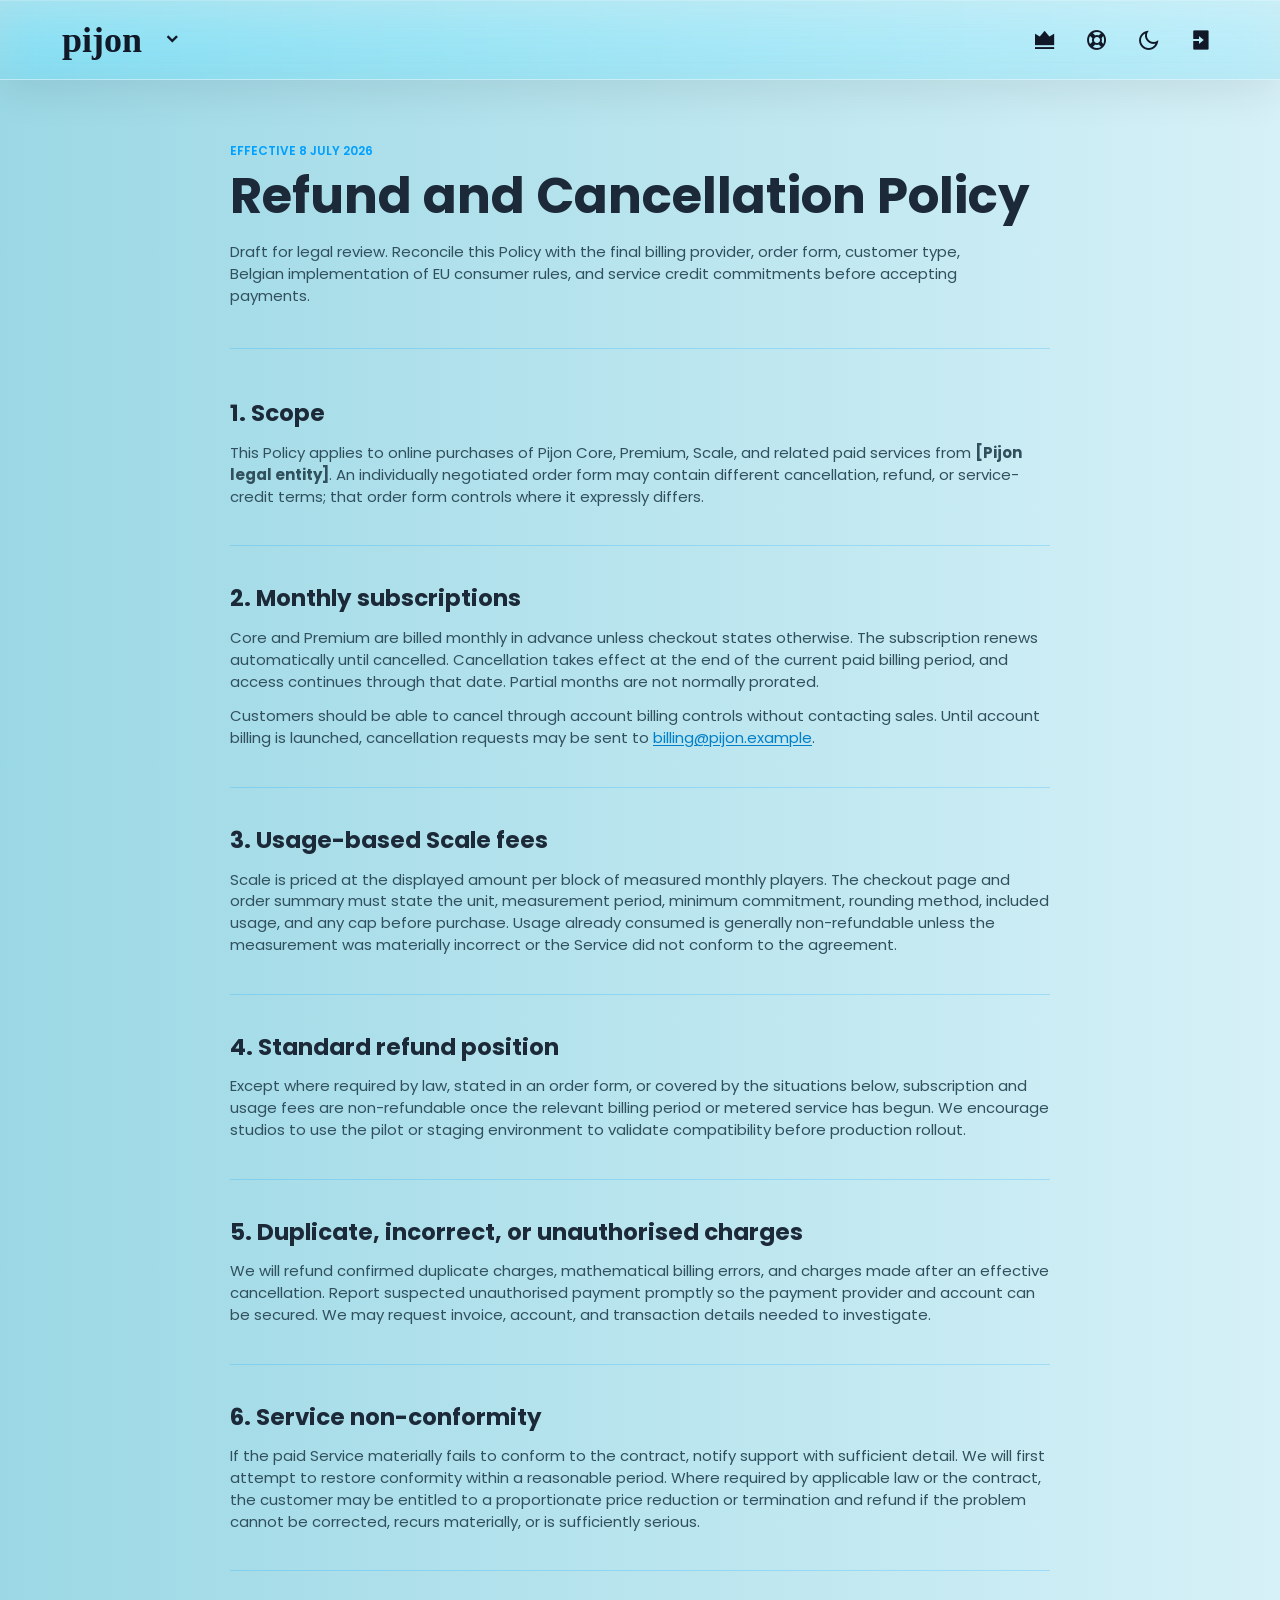
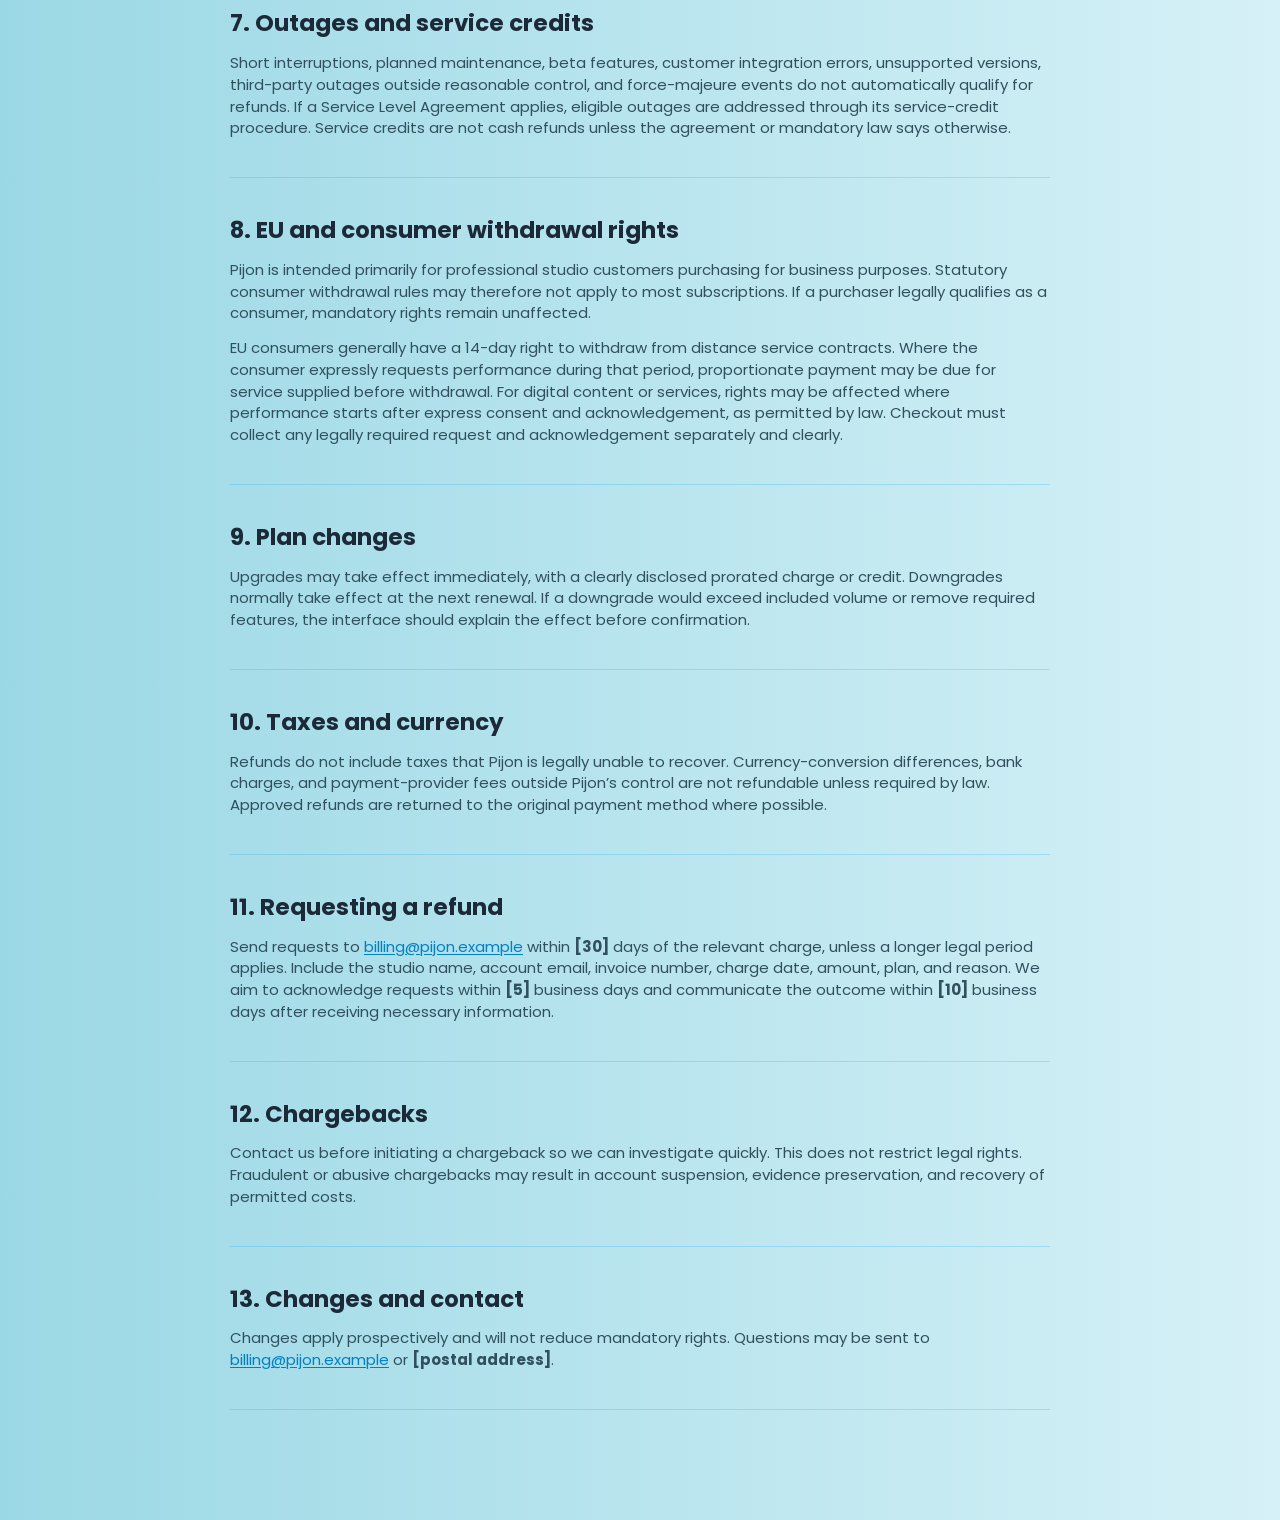
<file: refund-policy.html>
<!doctype html>
<html lang="en" data-theme="light">
  <head>
    <meta charset="utf-8" />
    <meta name="viewport" content="width=device-width, initial-scale=1" />
    <meta name="description" content="Pijon Refund and Cancellation Policy." />
    <meta name="theme-color" content="#57c9e0" />
    <title>Pijon Refund Policy</title>
    <script>
      (function () {
        try {
          var saved = localStorage.getItem("pijon-theme");
          var preferred = window.matchMedia("(prefers-color-scheme: dark)").matches ? "dark" : "light";
          document.documentElement.dataset.theme = saved || preferred;
        } catch (error) {
          document.documentElement.dataset.theme = "light";
        }
      })();
    </script>
    <link href="./assets/fonts/poppins.css" rel="stylesheet" />
    <link href="./assets/remixicon/remixicon.css" rel="stylesheet" />
    <link rel="stylesheet" href="./styles.css?v=cloudflare-review" />
    <link rel="icon" href="./assets/favicon/pijon-favicon.png" type="image/png" />
    <link rel="apple-touch-icon" href="./assets/favicon/apple-touch-icon.png" />
  </head>
  <body class="legal-body">
    <div class="site-shell legal-shell">
      <header class="site-header nav-collapsed" aria-label="Primary navigation">
        <a class="brand" href="./index.html#top" aria-label="Pijon home">pijon</a>
        <button class="nav-toggle" type="button" aria-controls="nav-tabs" aria-expanded="false" aria-label="Show navigation links">
          <i class="nav-toggle-arrow ri-arrow-down-s-line" aria-hidden="true"></i><i class="nav-toggle-menu ri-menu-3-line" aria-hidden="true"></i>
        </button>
        <nav class="nav-tabs" id="nav-tabs" aria-label="Sections"><a href="./index.html#features">Features</a><a href="./premium.html">Pricing</a></nav>
        <div class="header-actions">
          <a class="icon-button premium-trigger" href="./premium.html" aria-label="Premium features"><i class="ri-vip-crown-fill" aria-hidden="true"></i></a>
          <a class="icon-button" href="./support.html" aria-label="Support"><i class="ri-lifebuoy-line" aria-hidden="true"></i></a>
          <button class="icon-button theme-toggle" type="button" aria-label="Switch to dark mode"><i class="ri-moon-line" aria-hidden="true"></i></button>
          <a class="icon-button" href="./login.html" aria-label="Login"><i class="ri-login-box-fill" aria-hidden="true"></i></a>
        </div>
      </header>

      <main class="legal-page">
        <article>
          <div class="legal-heading">
            <span>Effective 8 July 2026</span>
            <h1>Refund and Cancellation Policy</h1>
            <p>
              Draft for legal review. Reconcile this Policy with the final billing provider,
              order form, customer type, Belgian implementation of EU consumer rules, and service
              credit commitments before accepting payments.
            </p>
          </div>

          <section><h2>1. Scope</h2><p>This Policy applies to online purchases of Pijon Core, Premium, Scale, and related paid services from <strong>[Pijon legal entity]</strong>. An individually negotiated order form may contain different cancellation, refund, or service-credit terms; that order form controls where it expressly differs.</p></section>

          <section><h2>2. Monthly subscriptions</h2><p>Core and Premium are billed monthly in advance unless checkout states otherwise. The subscription renews automatically until cancelled. Cancellation takes effect at the end of the current paid billing period, and access continues through that date. Partial months are not normally prorated.</p><p>Customers should be able to cancel through account billing controls without contacting sales. Until account billing is launched, cancellation requests may be sent to <a href="mailto:billing@pijon.example">billing@pijon.example</a>.</p></section>

          <section><h2>3. Usage-based Scale fees</h2><p>Scale is priced at the displayed amount per block of measured monthly players. The checkout page and order summary must state the unit, measurement period, minimum commitment, rounding method, included usage, and any cap before purchase. Usage already consumed is generally non-refundable unless the measurement was materially incorrect or the Service did not conform to the agreement.</p></section>

          <section><h2>4. Standard refund position</h2><p>Except where required by law, stated in an order form, or covered by the situations below, subscription and usage fees are non-refundable once the relevant billing period or metered service has begun. We encourage studios to use the pilot or staging environment to validate compatibility before production rollout.</p></section>

          <section><h2>5. Duplicate, incorrect, or unauthorised charges</h2><p>We will refund confirmed duplicate charges, mathematical billing errors, and charges made after an effective cancellation. Report suspected unauthorised payment promptly so the payment provider and account can be secured. We may request invoice, account, and transaction details needed to investigate.</p></section>

          <section><h2>6. Service non-conformity</h2><p>If the paid Service materially fails to conform to the contract, notify support with sufficient detail. We will first attempt to restore conformity within a reasonable period. Where required by applicable law or the contract, the customer may be entitled to a proportionate price reduction or termination and refund if the problem cannot be corrected, recurs materially, or is sufficiently serious.</p></section>

          <section><h2>7. Outages and service credits</h2><p>Short interruptions, planned maintenance, beta features, customer integration errors, unsupported versions, third-party outages outside reasonable control, and force-majeure events do not automatically qualify for refunds. If a Service Level Agreement applies, eligible outages are addressed through its service-credit procedure. Service credits are not cash refunds unless the agreement or mandatory law says otherwise.</p></section>

          <section><h2>8. EU and consumer withdrawal rights</h2><p>Pijon is intended primarily for professional studio customers purchasing for business purposes. Statutory consumer withdrawal rules may therefore not apply to most subscriptions. If a purchaser legally qualifies as a consumer, mandatory rights remain unaffected.</p><p>EU consumers generally have a 14-day right to withdraw from distance service contracts. Where the consumer expressly requests performance during that period, proportionate payment may be due for service supplied before withdrawal. For digital content or services, rights may be affected where performance starts after express consent and acknowledgement, as permitted by law. Checkout must collect any legally required request and acknowledgement separately and clearly.</p></section>

          <section><h2>9. Plan changes</h2><p>Upgrades may take effect immediately, with a clearly disclosed prorated charge or credit. Downgrades normally take effect at the next renewal. If a downgrade would exceed included volume or remove required features, the interface should explain the effect before confirmation.</p></section>

          <section><h2>10. Taxes and currency</h2><p>Refunds do not include taxes that Pijon is legally unable to recover. Currency-conversion differences, bank charges, and payment-provider fees outside Pijon’s control are not refundable unless required by law. Approved refunds are returned to the original payment method where possible.</p></section>

          <section><h2>11. Requesting a refund</h2><p>Send requests to <a href="mailto:billing@pijon.example">billing@pijon.example</a> within <strong>[30]</strong> days of the relevant charge, unless a longer legal period applies. Include the studio name, account email, invoice number, charge date, amount, plan, and reason. We aim to acknowledge requests within <strong>[5]</strong> business days and communicate the outcome within <strong>[10]</strong> business days after receiving necessary information.</p></section>

          <section><h2>12. Chargebacks</h2><p>Contact us before initiating a chargeback so we can investigate quickly. This does not restrict legal rights. Fraudulent or abusive chargebacks may result in account suspension, evidence preservation, and recovery of permitted costs.</p></section>

          <section><h2>13. Changes and contact</h2><p>Changes apply prospectively and will not reduce mandatory rights. Questions may be sent to <a href="mailto:billing@pijon.example">billing@pijon.example</a> or <strong>[postal address]</strong>.</p></section>
        </article>
      </main>
    </div>
    <script src="./script.js"></script>
  </body>
</html>
</file>
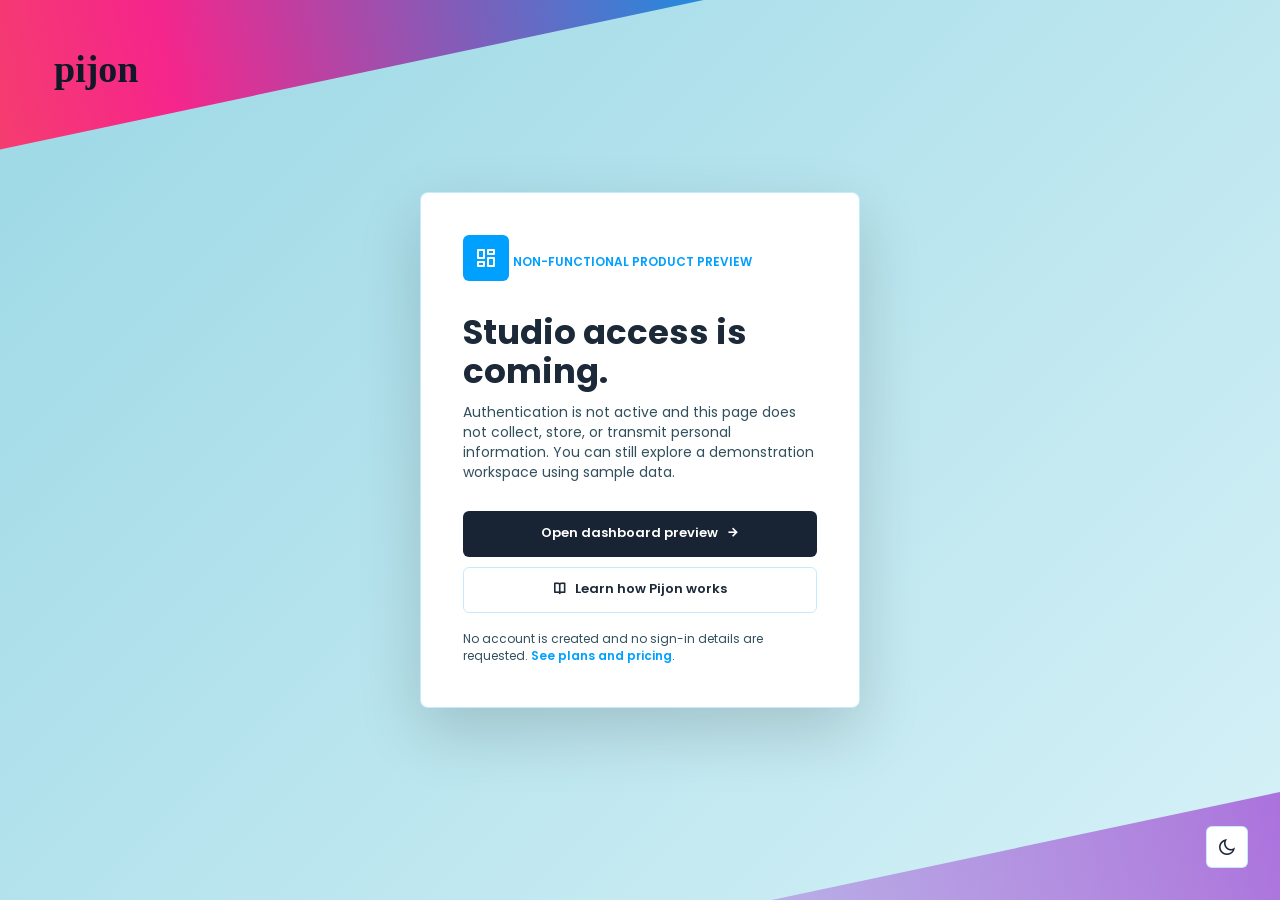
<file: technical-docs.html>
<!doctype html>
<html lang="en" data-theme="dark">
  <head>
    <meta charset="utf-8" /><meta name="viewport" content="width=device-width, initial-scale=1" /><meta name="robots" content="noindex,nofollow" /><meta name="theme-color" content="#061f37" /><title>Pijon Studio Documentation</title>
    <script>try{if(sessionStorage.getItem("pijon-demo-auth")!=="true"){location.replace("./login.html?next=technical-docs.html")}}catch(e){location.replace("./login.html?next=technical-docs.html")}</script>
    <link href="./assets/fonts/poppins.css" rel="stylesheet" /><link href="./assets/remixicon/remixicon.css" rel="stylesheet" /><link rel="stylesheet" href="./styles.css?v=cloudflare-review" /><link rel="icon" href="./assets/favicon/pijon-favicon.png" type="image/png" /><link rel="apple-touch-icon" href="./assets/favicon/apple-touch-icon.png" />
  </head>
  <body class="restricted-docs-body">
    <main class="restricted-docs-page">
      <aside><a class="dashboard-brand" href="./dashboard.html">pijon</a><span>Studio documentation</span><nav><a class="is-active" href="#welcome"><i class="ri-home-5-line"></i> Welcome</a><a href="#setup"><i class="ri-plug-2-line"></i> Integration setup</a><a href="#security"><i class="ri-shield-keyhole-line"></i> Security model</a><a href="#roles"><i class="ri-team-line"></i> Roles and access</a></nav><a href="./documentation.html"><i class="ri-global-line"></i> Public guide</a></aside>
      <article>
        <header><div><span>Northstar Games · Demo workspace</span><h1>Studio documentation</h1></div><a href="./dashboard.html"><i class="ri-dashboard-line"></i> Dashboard</a></header>
        <section id="welcome"><span>Protected workspace preview</span><h2>Technical guidance belongs behind real authentication</h2><p>This page demonstrates the authenticated documentation experience. It intentionally does not contain detection thresholds, model behavior, secret material, enforcement logic, or exploitable implementation details.</p><div class="restricted-warning"><i class="ri-information-line"></i><p>The current static sign-in is a prototype, not a security boundary. Before real confidential documentation is published, this area needs server-validated sessions, role-based access, multifactor authentication, audit logs, and access revocation.</p></div></section>
        <section id="setup"><span>Integration setup</span><h2>What approved developers will find here</h2><div class="restricted-grid"><article><i class="ri-smartphone-line"></i><h3>Client SDK</h3><p>Platform requirements, installation, approved telemetry, and release checks.</p></article><article><i class="ri-server-line"></i><h3>Server integration</h3><p>Authenticated requests, action evaluation, retries, and operational health.</p></article><article><i class="ri-webhook-line"></i><h3>Events</h3><p>Webhook verification, event handling, and safe downstream automation.</p></article></div></section>
        <section id="security"><span>Security model</span><h2>Secrets never belong in public documentation</h2><p>Credentials, signing keys, detailed signal definitions, thresholds, and incident playbooks will be delivered only to authorized roles and recorded in the studio audit trail.</p></section>
        <section id="roles"><span>Roles and access</span><h2>Give each team member only what they need</h2><table><thead><tr><th>Role</th><th>Documentation access</th></tr></thead><tbody><tr><td>Owner</td><td>Commercial, security, and all technical documentation</td></tr><tr><td>Developer</td><td>SDK, server, events, and integration troubleshooting</td></tr><tr><td>Analyst</td><td>Evidence, review, appeals, and reporting</td></tr><tr><td>Read only</td><td>Approved operational guides and reports</td></tr></tbody></table></section>
      </article>
    </main>
  </body>
</html>
</file>
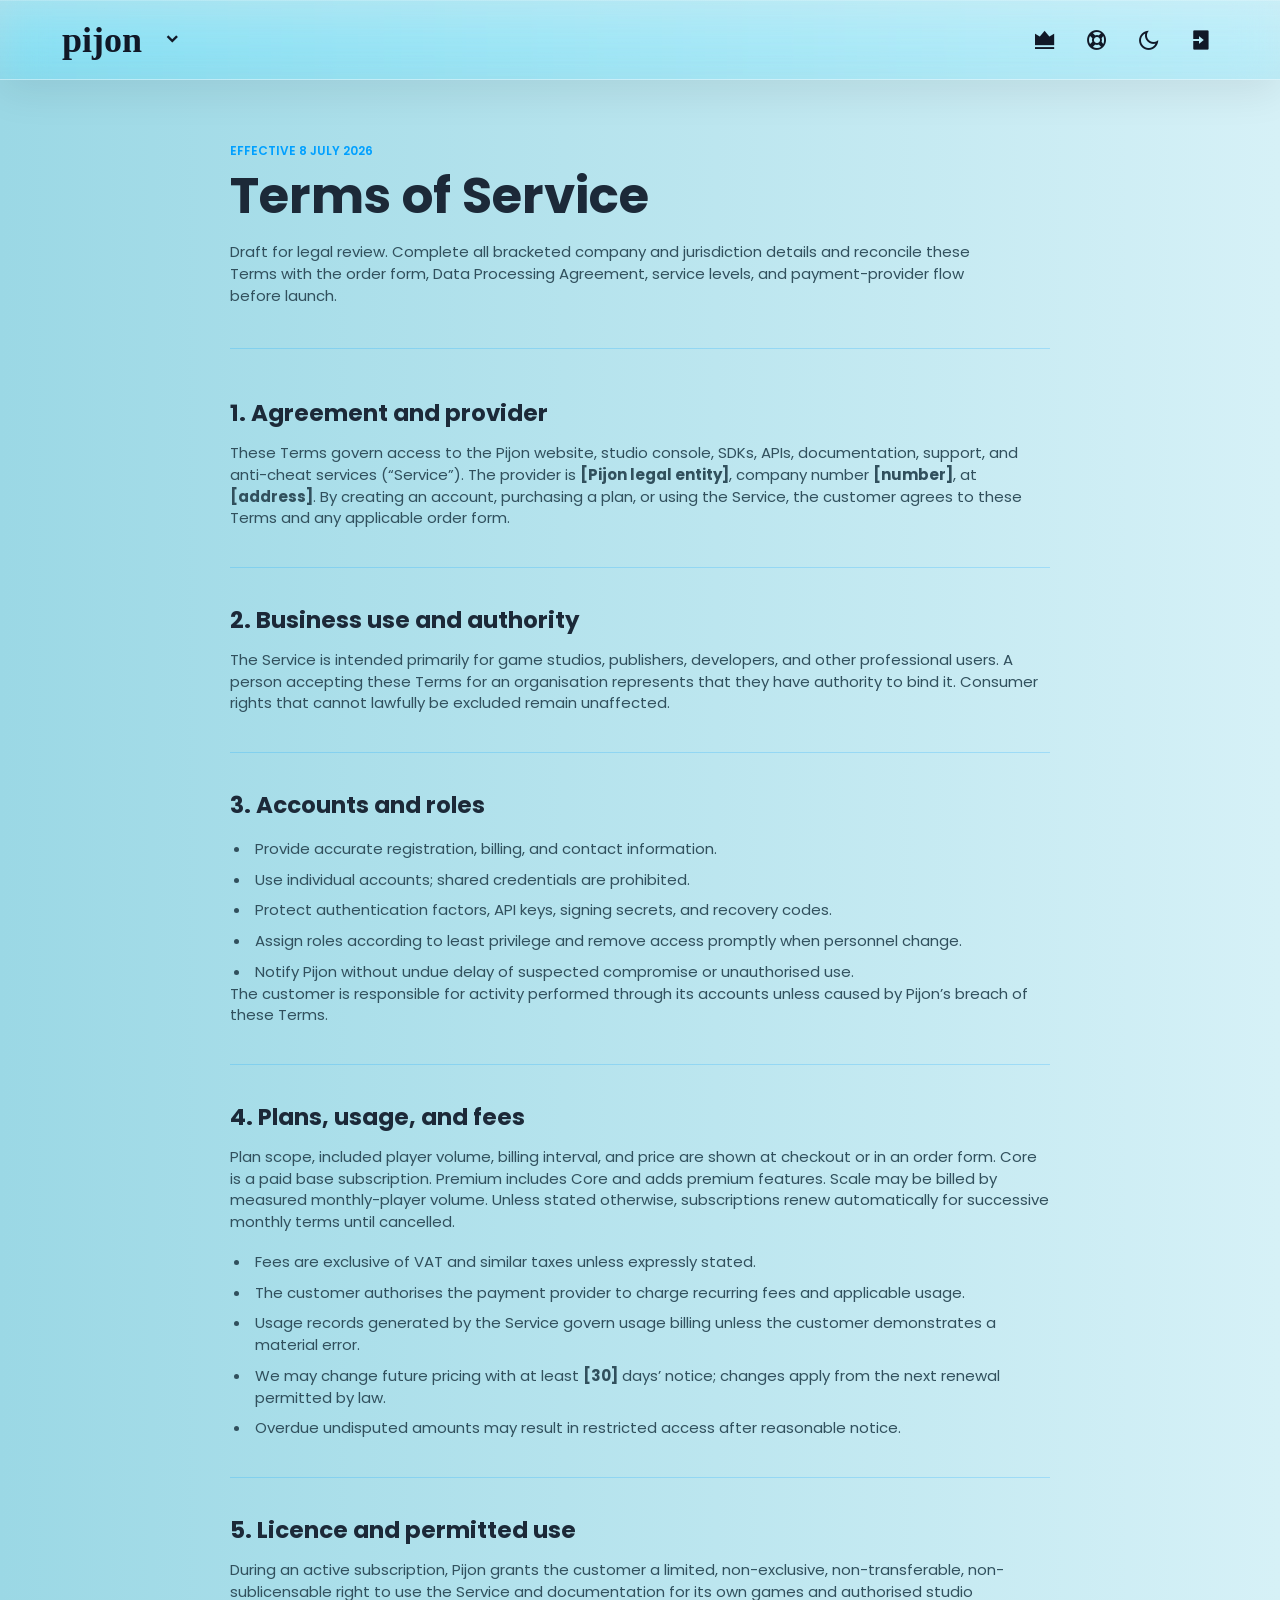
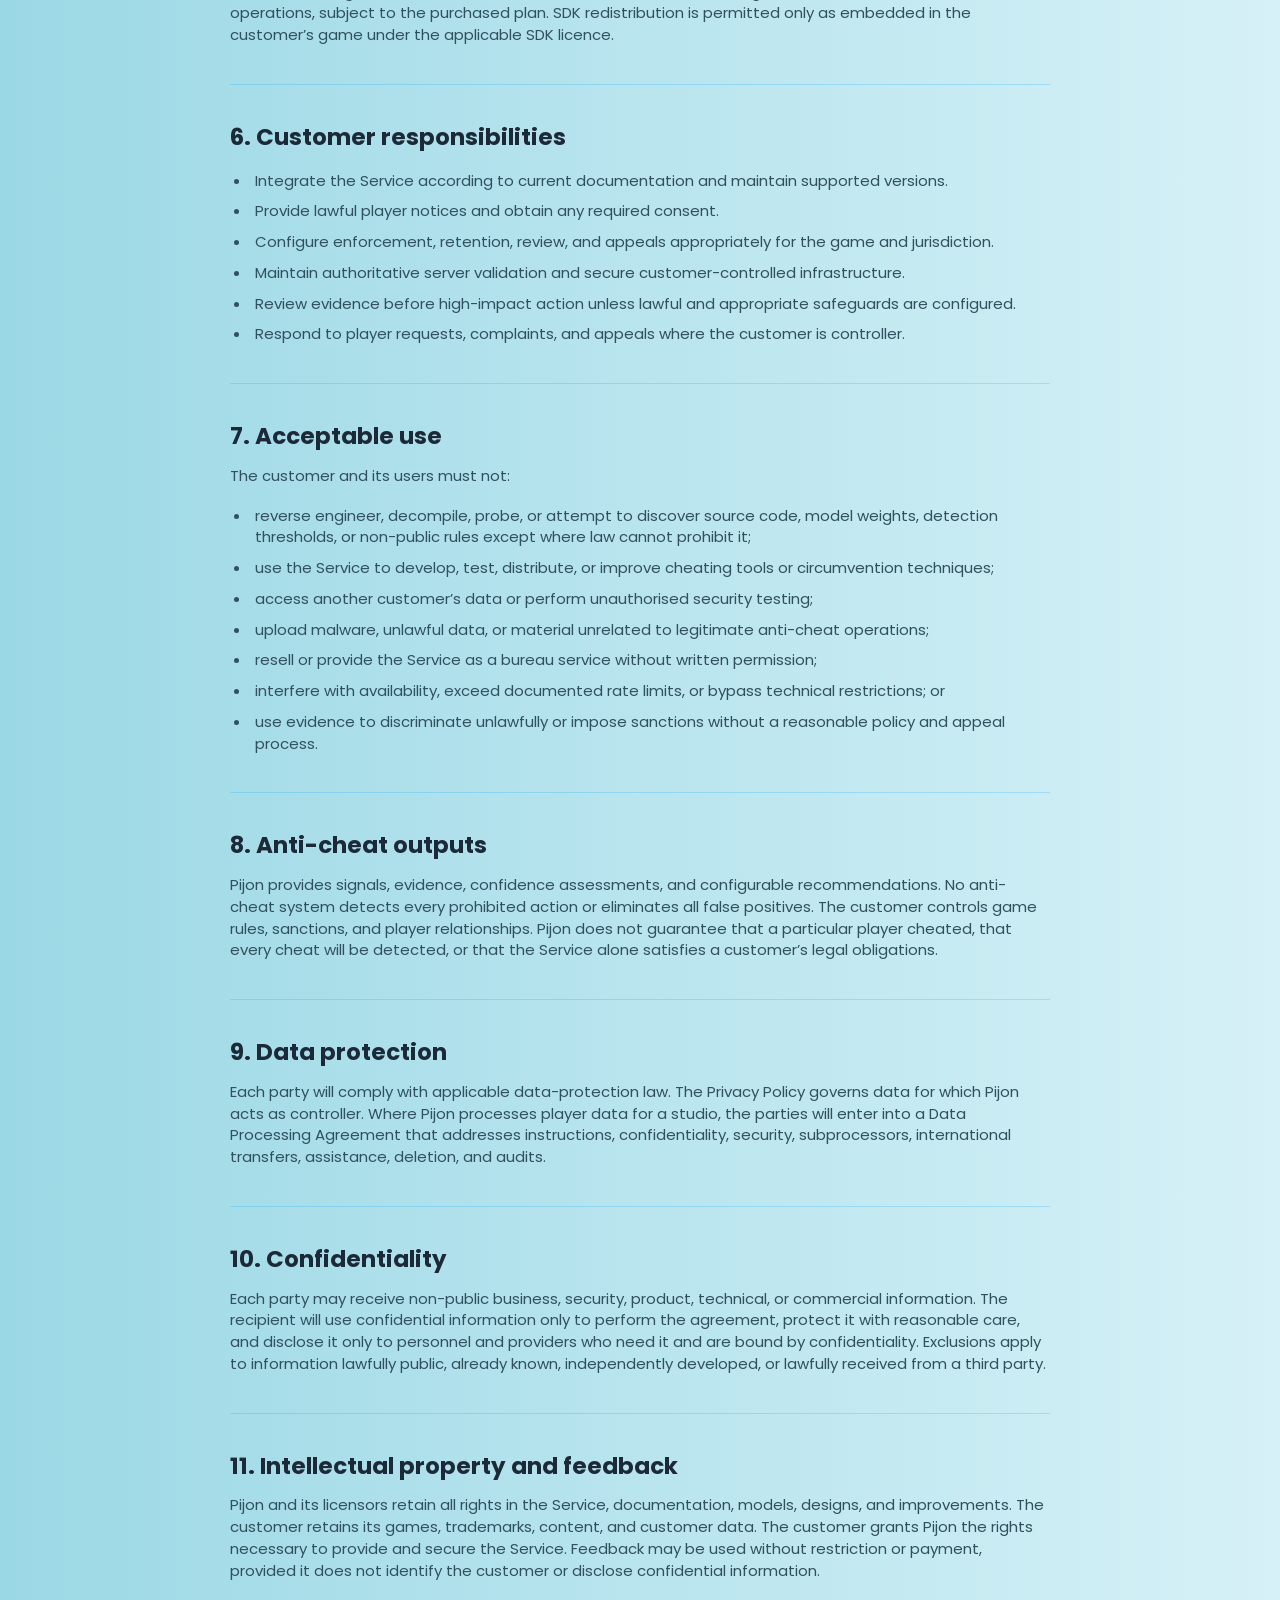
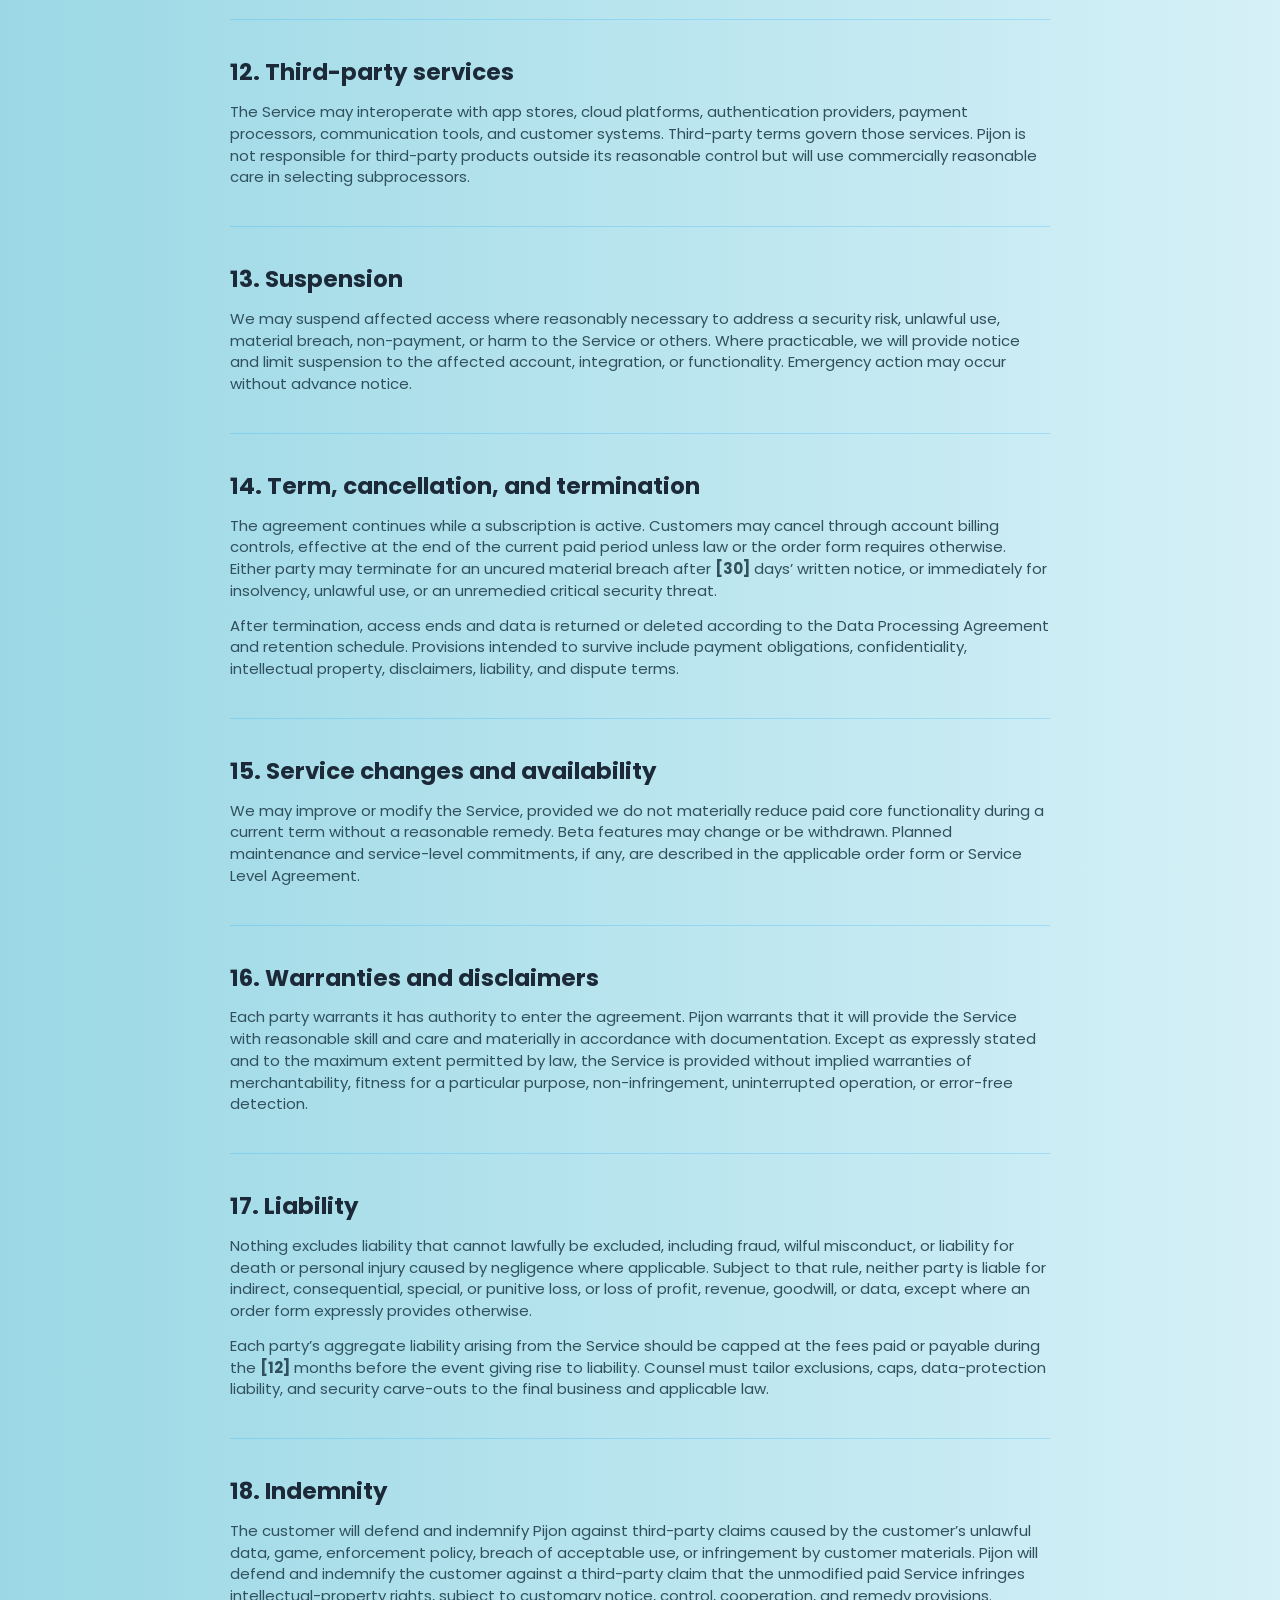
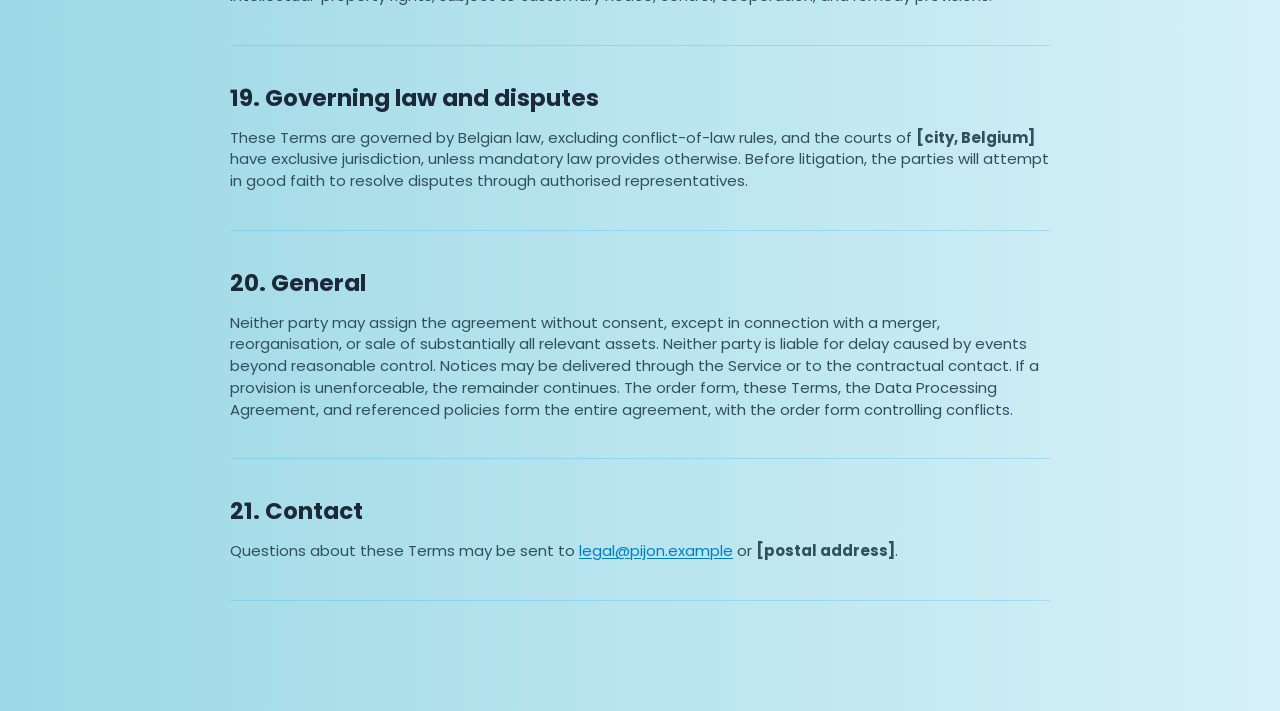
<file: terms-of-service.html>
<!doctype html>
<html lang="en" data-theme="light">
  <head>
    <meta charset="utf-8" />
    <meta name="viewport" content="width=device-width, initial-scale=1" />
    <meta name="description" content="Pijon Terms of Service." />
    <meta name="theme-color" content="#57c9e0" />
    <title>Pijon Terms of Service</title>
    <script>
      (function () {
        try {
          var saved = localStorage.getItem("pijon-theme");
          var preferred = window.matchMedia("(prefers-color-scheme: dark)").matches ? "dark" : "light";
          document.documentElement.dataset.theme = saved || preferred;
        } catch (error) {
          document.documentElement.dataset.theme = "light";
        }
      })();
    </script>
    <link href="./assets/fonts/poppins.css" rel="stylesheet" />
    <link href="./assets/remixicon/remixicon.css" rel="stylesheet" />
    <link rel="stylesheet" href="./styles.css?v=cloudflare-review" />
    <link rel="icon" href="./assets/favicon/pijon-favicon.png" type="image/png" />
    <link rel="apple-touch-icon" href="./assets/favicon/apple-touch-icon.png" />
  </head>
  <body class="legal-body">
    <div class="site-shell legal-shell">
      <header class="site-header nav-collapsed" aria-label="Primary navigation">
        <a class="brand" href="./index.html#top" aria-label="Pijon home">pijon</a>
        <button class="nav-toggle" type="button" aria-controls="nav-tabs" aria-expanded="false" aria-label="Show navigation links">
          <i class="nav-toggle-arrow ri-arrow-down-s-line" aria-hidden="true"></i><i class="nav-toggle-menu ri-menu-3-line" aria-hidden="true"></i>
        </button>
        <nav class="nav-tabs" id="nav-tabs" aria-label="Sections"><a href="./index.html#features">Features</a><a href="./premium.html">Pricing</a></nav>
        <div class="header-actions">
          <a class="icon-button premium-trigger" href="./premium.html" aria-label="Premium features"><i class="ri-vip-crown-fill" aria-hidden="true"></i></a>
          <a class="icon-button" href="./support.html" aria-label="Support"><i class="ri-lifebuoy-line" aria-hidden="true"></i></a>
          <button class="icon-button theme-toggle" type="button" aria-label="Switch to dark mode"><i class="ri-moon-line" aria-hidden="true"></i></button>
          <a class="icon-button" href="./login.html" aria-label="Login"><i class="ri-login-box-fill" aria-hidden="true"></i></a>
        </div>
      </header>

      <main class="legal-page">
        <article>
          <div class="legal-heading">
            <span>Effective 8 July 2026</span>
            <h1>Terms of Service</h1>
            <p>
              Draft for legal review. Complete all bracketed company and jurisdiction details and
              reconcile these Terms with the order form, Data Processing Agreement, service levels,
              and payment-provider flow before launch.
            </p>
          </div>

          <section><h2>1. Agreement and provider</h2><p>These Terms govern access to the Pijon website, studio console, SDKs, APIs, documentation, support, and anti-cheat services (“Service”). The provider is <strong>[Pijon legal entity]</strong>, company number <strong>[number]</strong>, at <strong>[address]</strong>. By creating an account, purchasing a plan, or using the Service, the customer agrees to these Terms and any applicable order form.</p></section>

          <section><h2>2. Business use and authority</h2><p>The Service is intended primarily for game studios, publishers, developers, and other professional users. A person accepting these Terms for an organisation represents that they have authority to bind it. Consumer rights that cannot lawfully be excluded remain unaffected.</p></section>

          <section><h2>3. Accounts and roles</h2><ul><li>Provide accurate registration, billing, and contact information.</li><li>Use individual accounts; shared credentials are prohibited.</li><li>Protect authentication factors, API keys, signing secrets, and recovery codes.</li><li>Assign roles according to least privilege and remove access promptly when personnel change.</li><li>Notify Pijon without undue delay of suspected compromise or unauthorised use.</li></ul><p>The customer is responsible for activity performed through its accounts unless caused by Pijon’s breach of these Terms.</p></section>

          <section><h2>4. Plans, usage, and fees</h2><p>Plan scope, included player volume, billing interval, and price are shown at checkout or in an order form. Core is a paid base subscription. Premium includes Core and adds premium features. Scale may be billed by measured monthly-player volume. Unless stated otherwise, subscriptions renew automatically for successive monthly terms until cancelled.</p><ul><li>Fees are exclusive of VAT and similar taxes unless expressly stated.</li><li>The customer authorises the payment provider to charge recurring fees and applicable usage.</li><li>Usage records generated by the Service govern usage billing unless the customer demonstrates a material error.</li><li>We may change future pricing with at least <strong>[30]</strong> days’ notice; changes apply from the next renewal permitted by law.</li><li>Overdue undisputed amounts may result in restricted access after reasonable notice.</li></ul></section>

          <section><h2>5. Licence and permitted use</h2><p>During an active subscription, Pijon grants the customer a limited, non-exclusive, non-transferable, non-sublicensable right to use the Service and documentation for its own games and authorised studio operations, subject to the purchased plan. SDK redistribution is permitted only as embedded in the customer’s game under the applicable SDK licence.</p></section>

          <section><h2>6. Customer responsibilities</h2><ul><li>Integrate the Service according to current documentation and maintain supported versions.</li><li>Provide lawful player notices and obtain any required consent.</li><li>Configure enforcement, retention, review, and appeals appropriately for the game and jurisdiction.</li><li>Maintain authoritative server validation and secure customer-controlled infrastructure.</li><li>Review evidence before high-impact action unless lawful and appropriate safeguards are configured.</li><li>Respond to player requests, complaints, and appeals where the customer is controller.</li></ul></section>

          <section><h2>7. Acceptable use</h2><p>The customer and its users must not:</p><ul><li>reverse engineer, decompile, probe, or attempt to discover source code, model weights, detection thresholds, or non-public rules except where law cannot prohibit it;</li><li>use the Service to develop, test, distribute, or improve cheating tools or circumvention techniques;</li><li>access another customer’s data or perform unauthorised security testing;</li><li>upload malware, unlawful data, or material unrelated to legitimate anti-cheat operations;</li><li>resell or provide the Service as a bureau service without written permission;</li><li>interfere with availability, exceed documented rate limits, or bypass technical restrictions; or</li><li>use evidence to discriminate unlawfully or impose sanctions without a reasonable policy and appeal process.</li></ul></section>

          <section><h2>8. Anti-cheat outputs</h2><p>Pijon provides signals, evidence, confidence assessments, and configurable recommendations. No anti-cheat system detects every prohibited action or eliminates all false positives. The customer controls game rules, sanctions, and player relationships. Pijon does not guarantee that a particular player cheated, that every cheat will be detected, or that the Service alone satisfies a customer’s legal obligations.</p></section>

          <section><h2>9. Data protection</h2><p>Each party will comply with applicable data-protection law. The Privacy Policy governs data for which Pijon acts as controller. Where Pijon processes player data for a studio, the parties will enter into a Data Processing Agreement that addresses instructions, confidentiality, security, subprocessors, international transfers, assistance, deletion, and audits.</p></section>

          <section><h2>10. Confidentiality</h2><p>Each party may receive non-public business, security, product, technical, or commercial information. The recipient will use confidential information only to perform the agreement, protect it with reasonable care, and disclose it only to personnel and providers who need it and are bound by confidentiality. Exclusions apply to information lawfully public, already known, independently developed, or lawfully received from a third party.</p></section>

          <section><h2>11. Intellectual property and feedback</h2><p>Pijon and its licensors retain all rights in the Service, documentation, models, designs, and improvements. The customer retains its games, trademarks, content, and customer data. The customer grants Pijon the rights necessary to provide and secure the Service. Feedback may be used without restriction or payment, provided it does not identify the customer or disclose confidential information.</p></section>

          <section><h2>12. Third-party services</h2><p>The Service may interoperate with app stores, cloud platforms, authentication providers, payment processors, communication tools, and customer systems. Third-party terms govern those services. Pijon is not responsible for third-party products outside its reasonable control but will use commercially reasonable care in selecting subprocessors.</p></section>

          <section><h2>13. Suspension</h2><p>We may suspend affected access where reasonably necessary to address a security risk, unlawful use, material breach, non-payment, or harm to the Service or others. Where practicable, we will provide notice and limit suspension to the affected account, integration, or functionality. Emergency action may occur without advance notice.</p></section>

          <section><h2>14. Term, cancellation, and termination</h2><p>The agreement continues while a subscription is active. Customers may cancel through account billing controls, effective at the end of the current paid period unless law or the order form requires otherwise. Either party may terminate for an uncured material breach after <strong>[30]</strong> days’ written notice, or immediately for insolvency, unlawful use, or an unremedied critical security threat.</p><p>After termination, access ends and data is returned or deleted according to the Data Processing Agreement and retention schedule. Provisions intended to survive include payment obligations, confidentiality, intellectual property, disclaimers, liability, and dispute terms.</p></section>

          <section><h2>15. Service changes and availability</h2><p>We may improve or modify the Service, provided we do not materially reduce paid core functionality during a current term without a reasonable remedy. Beta features may change or be withdrawn. Planned maintenance and service-level commitments, if any, are described in the applicable order form or Service Level Agreement.</p></section>

          <section><h2>16. Warranties and disclaimers</h2><p>Each party warrants it has authority to enter the agreement. Pijon warrants that it will provide the Service with reasonable skill and care and materially in accordance with documentation. Except as expressly stated and to the maximum extent permitted by law, the Service is provided without implied warranties of merchantability, fitness for a particular purpose, non-infringement, uninterrupted operation, or error-free detection.</p></section>

          <section><h2>17. Liability</h2><p>Nothing excludes liability that cannot lawfully be excluded, including fraud, wilful misconduct, or liability for death or personal injury caused by negligence where applicable. Subject to that rule, neither party is liable for indirect, consequential, special, or punitive loss, or loss of profit, revenue, goodwill, or data, except where an order form expressly provides otherwise.</p><p>Each party’s aggregate liability arising from the Service should be capped at the fees paid or payable during the <strong>[12]</strong> months before the event giving rise to liability. Counsel must tailor exclusions, caps, data-protection liability, and security carve-outs to the final business and applicable law.</p></section>

          <section><h2>18. Indemnity</h2><p>The customer will defend and indemnify Pijon against third-party claims caused by the customer’s unlawful data, game, enforcement policy, breach of acceptable use, or infringement by customer materials. Pijon will defend and indemnify the customer against a third-party claim that the unmodified paid Service infringes intellectual-property rights, subject to customary notice, control, cooperation, and remedy provisions.</p></section>

          <section><h2>19. Governing law and disputes</h2><p>These Terms are governed by Belgian law, excluding conflict-of-law rules, and the courts of <strong>[city, Belgium]</strong> have exclusive jurisdiction, unless mandatory law provides otherwise. Before litigation, the parties will attempt in good faith to resolve disputes through authorised representatives.</p></section>

          <section><h2>20. General</h2><p>Neither party may assign the agreement without consent, except in connection with a merger, reorganisation, or sale of substantially all relevant assets. Neither party is liable for delay caused by events beyond reasonable control. Notices may be delivered through the Service or to the contractual contact. If a provision is unenforceable, the remainder continues. The order form, these Terms, the Data Processing Agreement, and referenced policies form the entire agreement, with the order form controlling conflicts.</p></section>

          <section><h2>21. Contact</h2><p>Questions about these Terms may be sent to <a href="mailto:legal@pijon.example">legal@pijon.example</a> or <strong>[postal address]</strong>.</p></section>
        </article>
      </main>
    </div>
    <script src="./script.js"></script>
  </body>
</html>
</file>
<file: assets/fonts/poppins.css>
@font-face {
  font-family: "Poppins";
  font-style: normal;
  font-weight: 400;
  font-display: swap;
  src: url("./poppins-400.ttf") format("truetype");
}

@font-face {
  font-family: "Poppins";
  font-style: normal;
  font-weight: 500;
  font-display: swap;
  src: url("./poppins-500.ttf") format("truetype");
}

@font-face {
  font-family: "Poppins";
  font-style: normal;
  font-weight: 600;
  font-display: swap;
  src: url("./poppins-600.ttf") format("truetype");
}

@font-face {
  font-family: "Poppins";
  font-style: normal;
  font-weight: 700;
  font-display: swap;
  src: url("./poppins-700.ttf") format("truetype");
}
</file>
<file: styles.css>
:root {
  color-scheme: light;
  --page-start: #57c9e0;
  --page-mid: #cee6f0;
  --page-end: #e5f3f9;
  --hero-bg: #57c9e0;
  --hero-top-glow: linear-gradient(90deg, #00f2ff 0%, #65cde3 58%, rgba(101, 205, 227, 0) 100%);
  --hero-top-blue: linear-gradient(90deg, #0064ff 0%, #2877d3 38%, rgba(103, 206, 227, 0) 100%);
  --hero-main: linear-gradient(90deg, #ff7e00 0%, #ff1181 45%, #008ae4 80%);
  --hero-bottom: linear-gradient(90deg, rgba(211, 238, 246, 0) 0%, rgba(160, 82, 211, 0.78) 58%, #8a00d7 100%);
  --body-band: linear-gradient(90deg, #b3e0ea 0%, #acdae7 25%, #c9e9f0 50%, #bce4ed 75%, #e2f4f8 100%);
  --section-start: #9bd8e5;
  --section-end: #d6f1f7;
  --text: #1c2938;
  --muted: #31505d;
  --hero-text: #111827;
  --surface: #fbfdfd;
  --surface-strong: #ffffff;
  --surface-border: rgba(0, 160, 255, 0.22);
  --panel: #212121;
  --panel-alt: #212121;
  --tag: #00a0ff;
  --tag-text: #ffffff;
  --plus-bg: #212121;
  --stats-bg: #d4eff7;
  --stats-text: #1c2938;
  --stats-pill: rgba(255, 255, 255, 0.72);
  --stats-release: rgba(255, 255, 255, 0.72);
  --stats-release-text: #1c2938;
  --button-dark: #182334;
  --button-dark-text: #ffffff;
  --footer: #e5f3f8;
  --footer-bar: #d0d5dc;
  --shadow: rgba(0, 0, 0, 0.16);
  --review: #ff6b00;
  --review-next: #ff8a00;
  --premium-icon: #361e00;
  --nav-bg: rgba(129, 213, 232, 0.28);
  --nav-glow: rgba(255, 255, 255, 0.22);
  --nav-border: rgba(255, 255, 255, 0.28);
  --nav-chip: rgba(232, 249, 252, 0.58);
  --nav-chip-border: rgba(255, 255, 255, 0.34);
  --mobile-menu-bg: rgba(255, 255, 255, 0.94);
  --mobile-menu-border: rgba(28, 41, 56, 0.14);
  --mobile-menu-text: #1c2938;
  --mobile-menu-trigger: rgba(255, 255, 255, 0.62);
  --cta: linear-gradient(120deg, #00a0ff 3%, #ff1181 52%, #00a0ff 108%);
}

:root[data-theme="dark"] {
  color-scheme: dark;
  --page-start: #0a2d4a;
  --page-mid: #061f37;
  --page-end: #0a1725;
  --hero-bg: #06253f;
  --hero-top-glow: linear-gradient(90deg, #00f2ff 0%, #65cde3 58%, rgba(101, 205, 227, 0) 100%);
  --hero-top-blue: linear-gradient(90deg, #0064ff 0%, #246fc7 36%, rgba(103, 206, 227, 0) 100%);
  --hero-main: linear-gradient(90deg, #035aae 0%, #ff1181 45%, #008ae4 80%);
  --hero-bottom: linear-gradient(90deg, rgba(207, 236, 245, 0) 0%, rgba(116, 79, 183, 0.78) 58%, #8a00d7 100%);
  --section-start: #0c3d5f;
  --section-end: #071625;
  --body-band: radial-gradient(circle at 42% 18%, rgba(43, 161, 201, 0.45), transparent 30%),
    linear-gradient(90deg, #0b3b5c 0%, #062b48 30%, #041d35 60%, #07111f 100%);
  --text: #ffffff;
  --muted: #d8ecf4;
  --hero-text: #ffffff;
  --surface: #171b1f;
  --surface-strong: #101418;
  --surface-border: transparent;
  --panel: #212121;
  --panel-alt: #f3f3f3;
  --tag: #5cc9ff;
  --tag-text: #ffffff;
  --plus-bg: #616161;
  --stats-bg: linear-gradient(90deg, #1a2330 0%, #162a40 30%, #151a23 50%, #0f192e 70%, #13161b 100%);
  --stats-text: #ffffff;
  --stats-pill: #212121;
  --stats-release: #0d0d0d;
  --stats-release-text: #ffffff;
  --button-dark: #ffffff;
  --button-dark-text: #0d0d0d;
  --footer: linear-gradient(90deg, #0b1622 0%, #0a1119 54%, #11151a 100%);
  --footer-bar: #0d0d0d;
  --shadow: rgba(0, 0, 0, 0.42);
  --review: #a855f7;
  --review-next: #bf46dc;
  --premium-icon: #351800;
  --nav-bg: rgba(19, 42, 72, 0.48);
  --nav-glow: rgba(255, 255, 255, 0.12);
  --nav-border: rgba(255, 255, 255, 0.18);
  --nav-chip: rgba(30, 55, 113, 0.5);
  --nav-chip-border: transparent;
  --mobile-menu-bg: rgba(10, 18, 28, 0.96);
  --mobile-menu-border: rgba(255, 255, 255, 0.14);
  --mobile-menu-text: #ffffff;
  --mobile-menu-trigger: rgba(10, 18, 28, 0.72);
}

* {
  box-sizing: border-box;
}

html {
  scroll-behavior: smooth;
  scroll-padding-top: 80px;
}

body {
  margin: 0;
  background: var(--page-end);
  color: var(--text);
  font-family: "Poppins", Arial, sans-serif;
  line-height: 1.45;
}

body,
button,
input,
textarea,
select {
  letter-spacing: 0;
}

a {
  color: inherit;
  text-decoration: none;
}

img {
  display: block;
  max-width: 100%;
}

.site-shell {
  min-height: 100vh;
  overflow: clip;
  background:
    linear-gradient(180deg, var(--page-start) 0, var(--page-mid) 920px, var(--page-end) 100%),
    var(--body-band);
}

.site-header {
  align-items: center;
  -webkit-backdrop-filter: blur(22px) saturate(165%);
  backdrop-filter: blur(22px) saturate(165%);
  background:
    linear-gradient(180deg, var(--nav-glow), rgba(255, 255, 255, 0)),
    var(--nav-bg);
  border-bottom: 1px solid var(--nav-border);
  box-shadow:
    inset 0 1px 0 rgba(255, 255, 255, 0.18),
    0 12px 40px rgba(0, 0, 0, 0.08);
  color: var(--hero-text);
  display: flex;
  gap: 12px;
  height: 80px;
  inset: 0 0 auto 0;
  padding: 0 62px;
  position: fixed;
  z-index: 20;
}

.brand {
  font-family: "Times New Roman", Times, serif;
  font-size: 36px;
  font-weight: 700;
  line-height: 1;
}

.site-header .brand {
  transition:
    opacity 180ms ease,
    transform 180ms ease;
}

.site-header .brand:hover,
.site-header .brand:focus-visible {
  opacity: 0.86;
  transform: translateY(-1px);
}

.mascot-peek {
  --mascot-flip: 1;
  filter: drop-shadow(0 12px 18px rgba(0, 22, 46, 0.2));
  opacity: 0;
  pointer-events: none;
  position: fixed;
  transform-origin: center;
  transition:
    opacity 220ms ease,
    transform 520ms cubic-bezier(0.16, 0.84, 0.34, 1);
  width: clamp(100px, 9vw, 136px);
  z-index: 70;
}

.mascot-peek img {
  height: auto;
  width: 100%;
}

.mascot-peek.is-visible {
  opacity: 1;
}

.mascot-peek-bottom-left {
  bottom: -1px;
  left: 4.5vw;
  transform: translate3d(-50%, 112%, 0) rotate(-2deg);
}

.mascot-peek-bottom-left.is-visible {
  transform: translate3d(-50%, 4%, 0) rotate(-2deg);
}

.mascot-peek-bottom-right {
  bottom: -1px;
  left: 95.5vw;
  transform: translate3d(-50%, 112%, 0) rotate(2deg);
}

.mascot-peek-bottom-right.is-visible {
  transform: translate3d(-50%, 4%, 0) rotate(2deg);
}

.mascot-peek-side-left {
  --mascot-flip: -1;
  left: 0;
  top: 54vh;
  transform: translate3d(-112%, -50%, 0);
  width: clamp(76px, 6vw, 96px);
}

.mascot-peek-side-left.is-visible {
  transform: translate3d(-42%, -50%, 0);
}

.mascot-peek-side-right {
  right: 0;
  top: 38vh;
  transform: translate3d(112%, -50%, 0);
  width: clamp(76px, 6vw, 96px);
}

.mascot-peek-side-right.is-visible {
  transform: translate3d(42%, -50%, 0);
}

.mascot-peek.is-visible img {
  animation: mascot-peek-hello 1100ms ease-in-out both;
}

@keyframes mascot-peek-hello {
  0%,
  100% {
    transform: translateY(0) scaleX(var(--mascot-flip));
  }

  48% {
    transform: translateY(-3px) scaleX(var(--mascot-flip));
  }
}

.error-body {
  overflow: hidden;
}

.error-shell {
  background: linear-gradient(90deg, var(--section-start), var(--section-end));
  height: 100svh;
  height: 100dvh;
  min-height: 0;
  overflow: hidden;
}

.error-page {
  align-items: center;
  background:
    linear-gradient(135deg, rgba(0, 160, 255, 0.08), transparent 52%),
    linear-gradient(90deg, var(--section-start), var(--section-end));
  color: var(--text);
  display: grid;
  gap: 72px;
  grid-template-columns: minmax(0, 1fr) 190px;
  height: 100svh;
  height: 100dvh;
  margin: 0 auto;
  max-width: 1120px;
  padding: 80px 48px 0;
  position: relative;
}

.error-copy {
  max-width: 660px;
}

.error-code {
  color: var(--accent);
  font-size: clamp(88px, 12vw, 164px);
  font-weight: 700;
  line-height: 0.8;
  margin: 0 0 30px;
}

.error-copy h1 {
  color: var(--text);
  font-size: clamp(36px, 5vw, 62px);
  line-height: 1.02;
  margin: 0 0 18px;
}

.error-copy > p:not(.error-code) {
  color: var(--muted);
  font-size: 17px;
  line-height: 1.6;
  margin: 0 0 30px;
  max-width: 520px;
}

.error-home {
  align-items: center;
  background: var(--text);
  border-radius: 6px;
  color: var(--surface-strong);
  display: inline-flex;
  font-size: 14px;
  font-weight: 600;
  gap: 9px;
  min-height: 48px;
  padding: 0 20px;
  transition:
    box-shadow 180ms ease,
    transform 180ms ease;
}

.error-home:hover,
.error-home:focus-visible {
  box-shadow: 0 14px 28px rgba(0, 30, 54, 0.18);
  transform: translateY(-2px);
}

.error-mascot {
  filter: drop-shadow(0 18px 26px rgba(0, 30, 54, 0.18));
  height: auto;
  justify-self: center;
  width: min(100%, 176px);
}

@media (max-width: 760px) {
  .error-page {
    align-content: center;
    display: grid;
    gap: 0;
    grid-template-columns: 1fr;
    padding: 86px 24px 24px;
  }

  .error-copy {
    align-self: center;
    padding-bottom: 70px;
  }

  .error-code {
    margin-bottom: 22px;
  }

  .error-copy > p:not(.error-code) {
    font-size: 15px;
    margin-bottom: 24px;
    max-width: 310px;
  }

  .error-mascot {
    bottom: 18px;
    position: absolute;
    right: 20px;
    width: 82px;
  }
}

/* Product clarity pass */
.plain-layer-list {
  display: grid;
  gap: 12px;
  margin-top: 26px;
}

.plain-layer-list article {
  align-items: flex-start;
  background: var(--surface-strong);
  border: 1px solid var(--surface-border);
  border-radius: 7px;
  display: grid;
  gap: 16px;
  grid-template-columns: 48px minmax(0, 1fr);
  padding: 20px;
}

.plain-layer-list article > i {
  align-items: center;
  background: #00a0ff;
  border-radius: 6px;
  color: #ffffff;
  display: inline-flex;
  font-size: 23px;
  height: 46px;
  justify-content: center;
  width: 46px;
}

.plain-layer-list h3 {
  font-size: 17px;
  margin: 0 0 5px;
}

.plain-layer-list p {
  font-size: 14px;
}

.docs-index a i {
  font-size: 12px;
  margin-left: 3px;
}

.changelog-page {
  background: linear-gradient(90deg, var(--section-start), var(--section-end));
  color: var(--text);
  min-height: 100vh;
  padding: 142px max(24px, calc((100% - 980px) / 2)) 100px;
}

.changelog-heading {
  border-bottom: 1px solid var(--surface-border);
  margin-bottom: 58px;
  padding-bottom: 40px;
}

.changelog-heading > span,
.release-meta span,
.restricted-docs-page section > span {
  color: #00a0ff;
  font-size: 12px;
  font-weight: 600;
  text-transform: uppercase;
}

.changelog-heading h1 {
  font-size: 52px;
  line-height: 1.05;
  margin: 7px 0 13px;
}

.changelog-heading p {
  color: var(--muted);
  font-size: 16px;
  margin: 0;
  max-width: 620px;
}

.changelog-feed {
  display: grid;
}

.release-entry {
  border-bottom: 1px solid var(--surface-border);
  display: grid;
  gap: 48px;
  grid-template-columns: 150px minmax(0, 1fr);
  padding: 0 0 52px;
}

.release-entry + .release-entry {
  padding-top: 52px;
}

.release-meta {
  align-self: start;
  display: grid;
  gap: 8px;
  position: sticky;
  top: 110px;
}

.release-meta time {
  color: var(--muted);
  font-size: 12px;
}

.release-latest .release-meta span {
  align-items: center;
  background: #00a0ff;
  border-radius: 4px;
  color: #ffffff;
  display: inline-flex;
  min-height: 24px;
  padding: 0 7px;
  width: max-content;
}

.release-entry h2 {
  font-size: 28px;
  line-height: 1.2;
  margin: 0 0 10px;
}

.release-entry p,
.release-entry li {
  color: var(--muted);
  font-size: 14px;
  line-height: 1.7;
}

.release-entry p { margin: 0; }
.release-entry ul { display: grid; gap: 8px; margin: 20px 0 0; padding-left: 20px; }

.changelog-back {
  align-items: center;
  background: var(--button-dark);
  border-radius: 6px;
  color: var(--button-dark-text);
  display: inline-flex;
  font-size: 13px;
  font-weight: 600;
  gap: 8px;
  margin-top: 38px;
  min-height: 44px;
  padding: 0 15px;
}

.restricted-docs-body {
  background: #071625;
  color: #ffffff;
}

.restricted-docs-page {
  display: grid;
  grid-template-columns: 250px minmax(0, 1fr);
  min-height: 100vh;
}

.restricted-docs-page > aside {
  background: #101820;
  border-right: 1px solid rgba(255, 255, 255, 0.09);
  display: flex;
  flex-direction: column;
  min-height: 100vh;
  padding: 30px 20px 22px;
  position: sticky;
  top: 0;
}

.restricted-docs-page > aside > span {
  color: #8da5b5;
  font-size: 11px;
  margin: 6px 10px 26px;
  text-transform: uppercase;
}

.restricted-docs-page aside nav {
  display: grid;
  gap: 5px;
}

.restricted-docs-page aside a {
  align-items: center;
  border-radius: 5px;
  color: #b9cbd6;
  display: flex;
  font-size: 13px;
  gap: 10px;
  min-height: 41px;
  padding: 0 10px;
}

.restricted-docs-page aside a i { font-size: 17px; }
.restricted-docs-page aside a.is-active,
.restricted-docs-page aside a:hover { background: rgba(0, 160, 255, 0.12); color: #ffffff; }
.restricted-docs-page > aside > a:last-child { margin-top: auto; }

.restricted-docs-page > article {
  margin: 0 auto;
  max-width: 1040px;
  padding: 0 48px 100px;
  width: 100%;
}

.restricted-docs-page > article > header {
  align-items: center;
  border-bottom: 1px solid rgba(255, 255, 255, 0.09);
  display: flex;
  justify-content: space-between;
  margin-bottom: 68px;
  min-height: 94px;
}

.restricted-docs-page header span { color: #8da5b5; font-size: 11px; }
.restricted-docs-page header h1 { font-size: 22px; margin: 4px 0 0; }
.restricted-docs-page header a { align-items: center; border: 1px solid rgba(255,255,255,.14); border-radius: 5px; display: inline-flex; font-size: 12px; gap: 7px; min-height: 38px; padding: 0 12px; }

.restricted-docs-page section {
  border-bottom: 1px solid rgba(255, 255, 255, 0.09);
  padding-bottom: 54px;
}

.restricted-docs-page section + section { padding-top: 54px; }
.restricted-docs-page section h2 { font-size: 32px; line-height: 1.18; margin: 8px 0 15px; max-width: 720px; }
.restricted-docs-page section > p { color: #b9cbd6; font-size: 15px; line-height: 1.7; margin: 0; max-width: 760px; }

.restricted-warning {
  align-items: flex-start;
  background: rgba(255, 147, 0, 0.1);
  border-left: 3px solid #ff9300;
  display: flex;
  gap: 12px;
  margin-top: 26px;
  padding: 18px;
}

.restricted-warning i { color: #ff9300; font-size: 22px; }
.restricted-warning p { color: #d9c7bc; font-size: 13px; line-height: 1.65; margin: 0; }

.restricted-grid { display: grid; gap: 12px; grid-template-columns: repeat(3, minmax(0, 1fr)); margin-top: 27px; }
.restricted-grid article { background: #101820; border: 1px solid rgba(255,255,255,.09); border-radius: 6px; padding: 20px; }
.restricted-grid i { color: #00a0ff; font-size: 24px; }
.restricted-grid h3 { font-size: 15px; margin: 13px 0 6px; }
.restricted-grid p { color: #8da5b5; font-size: 12px; line-height: 1.55; margin: 0; }

.restricted-docs-page table { border-collapse: collapse; font-size: 13px; margin-top: 25px; width: 100%; }
.restricted-docs-page th, .restricted-docs-page td { border-bottom: 1px solid rgba(255,255,255,.09); padding: 12px; text-align: left; }
.restricted-docs-page th { background: rgba(0,160,255,.08); }
.restricted-docs-page td { color: #b9cbd6; }

/* Refined premium experience */
.pricing-refined {
  gap: clamp(36px, 5vw, 78px);
  grid-template-columns: minmax(320px, 0.72fr) minmax(650px, 1.28fr);
  max-width: 1540px;
}

.pricing-refined .pricing-intro > p {
  color: rgba(255, 255, 255, 0.78);
  font-size: 16px;
  line-height: 1.65;
  margin: 20px 0 0;
  max-width: 520px;
}

.pricing-kicker {
  align-items: center;
  border-radius: 5px;
  display: inline-flex;
  font-size: 12px;
  font-weight: 600;
  gap: 7px;
  min-height: 31px;
  padding: 0 10px;
}

.pricing-assurances {
  gap: 9px !important;
  margin: 25px 0 28px !important;
}

.pricing-assurances li {
  color: rgba(255,255,255,.9);
  font-size: 14px;
  gap: 8px;
}

.pricing-assurances li::before { display: none; }
.pricing-assurances i { color: #ff9300; font-size: 17px; }

.pricing-help { align-items: center; display: flex; gap: 12px; }
.pricing-help > span { align-items: center; background: rgba(255,255,255,.12); border: 1px solid rgba(255,255,255,.12); border-radius: 50%; display: inline-flex; font-size: 19px; height: 40px; justify-content: center; width: 40px; }
.pricing-help strong, .pricing-help a { display: block; }
.pricing-help strong { font-size: 12px; }
.pricing-help a { color: rgba(255,255,255,.76); font-size: 11px; margin-top: 2px; }

.refined-pricing-panel {
  height: min(74vh, 690px);
  min-height: 530px;
  padding: 25px;
}

.refined-pricing-panel .pricing-panel-heading { margin-bottom: 13px; }
.refined-pricing-panel .pricing-panel-heading h2 { font-size: 26px; }
.refined-pricing-panel .pricing-panel-heading > small { color: #8f8f8f; font-size: 10px; }

.refined-plan-grid {
  display: grid;
  flex: 1;
  gap: 10px;
  grid-template-columns: repeat(3, minmax(0, 1fr));
  min-height: 0;
}

.refined-plan {
  background: #181818;
  border: 1px solid rgba(255,255,255,.1);
  border-radius: 6px;
  display: flex;
  flex-direction: column;
  min-width: 0;
  padding: 18px;
  transition: border-color 180ms ease, box-shadow 180ms ease, transform 180ms ease;
}

.refined-plan:hover { border-color: rgba(255,147,0,.48); box-shadow: 0 18px 32px rgba(0,0,0,.2); transform: translateY(-3px); }
.refined-plan-featured { background: linear-gradient(180deg, rgba(255,147,0,.12), #181818 42%); border-color: rgba(255,147,0,.6); box-shadow: inset 0 3px 0 #ff9300; }
.refined-plan-top { align-items: center; color: #a9a9a9; display: flex; font-size: 9px; font-weight: 600; justify-content: space-between; text-transform: uppercase; }
.refined-plan-top i { align-items: center; background: #00a0ff; border-radius: 5px; color: #fff; display: inline-flex; font-size: 18px; height: 34px; justify-content: center; width: 34px; }
.refined-plan-featured .refined-plan-top i { background: #ff9300; color: #202020; }
.refined-plan h3 { font-size: 23px; margin: 17px 0 5px; }
.refined-plan > p { color: #aaa; font-size: 11px; line-height: 1.45; margin: 0; min-height: 48px; }
.refined-price { align-items: baseline; display: flex; gap: 5px; margin-top: 16px; }
.refined-price strong { font-size: 28px; line-height: 1; }
.refined-price span, .refined-plan > small { color: #8f8f8f; font-size: 9px; }
.refined-plan > small { display: block; margin-top: 5px; min-height: 26px; }
.refined-plan ul { display: grid; gap: 6px; list-style: none; margin: 14px 0 16px; padding: 13px 0 0; border-top: 1px solid rgba(255,255,255,.08); }
.refined-plan li { color: #c8c8c8; font-size: 10px; line-height: 1.35; padding-left: 15px; position: relative; }
.refined-plan li::before { color: #ff9300; content: "✓"; left: 0; position: absolute; }
.refined-plan > a { align-items: center; background: #fff; border-radius: 5px; color: #202020; display: inline-flex; font-size: 11px; font-weight: 600; gap: 5px; justify-content: center; margin-top: auto; min-height: 38px; transition: box-shadow 180ms ease, transform 180ms ease; }
.refined-plan-featured > a { background: #ff9300; }
.refined-plan > a:hover { box-shadow: 0 9px 18px rgba(0,0,0,.25); transform: translateY(-2px); }
.pricing-included { align-items: center; color: #9a9a9a; display: flex; font-size: 10px; gap: 8px; padding-top: 13px; }.pricing-included i { color: #ff9300; font-size: 15px; }

/* Refined 404 */
.refined-error-page {
  align-content: center;
  background: linear-gradient(135deg, var(--section-start), var(--section-end));
  display: grid;
  gap: 52px;
  grid-template-columns: minmax(300px, 500px) minmax(380px, 580px);
  justify-content: center;
  padding: 112px 48px 48px;
}

.error-art {
  align-items: center;
  display: flex;
  justify-content: center;
  min-height: 480px;
  position: relative;
}

.error-art span {
  color: color-mix(in srgb, var(--text) 12%, transparent);
  font-size: clamp(190px, 18vw, 310px);
  font-weight: 700;
  line-height: .8;
}

.error-art img { filter: drop-shadow(0 25px 30px rgba(0,0,0,.18)); margin: 0 -52px; max-height: 390px; object-fit: contain; position: relative; width: 300px; z-index: 1; }
.refined-error-page .error-copy { align-self: center; max-width: 530px; text-align: left; }
.error-eyebrow { align-items: center; color: #008ee5; display: inline-flex; font-size: 12px; font-weight: 600; gap: 7px; text-transform: uppercase; }
.refined-error-page .error-copy h1 { font-size: clamp(44px, 5vw, 72px); line-height: 1.02; margin: 11px 0 17px; }
.refined-error-page .error-copy > p { font-size: 16px; margin: 0; max-width: 480px; }
.error-actions { display: flex; gap: 10px; margin-top: 29px; }
.error-actions a { align-items: center; border: 1px solid var(--surface-border); border-radius: 6px; display: inline-flex; font-size: 13px; font-weight: 600; gap: 7px; min-height: 46px; padding: 0 15px; }
.error-actions .error-home { margin: 0; }
.error-actions a:last-child { background: var(--surface-strong); color: var(--text); }
.error-shortcuts { border-top: 1px solid var(--surface-border); display: grid; gap: 3px; margin-top: 35px; padding-top: 18px; }
.error-shortcuts a { align-items: center; color: var(--muted); display: flex; font-size: 12px; justify-content: space-between; min-height: 32px; transition: color 160ms ease, transform 160ms ease; }
.error-shortcuts a:hover { color: var(--text); transform: translateX(3px); }

@media (max-width: 1120px) {
  .pricing-refined { gap: 26px; grid-template-columns: minmax(290px, .65fr) minmax(590px, 1.35fr); }
  .pricing-refined .pricing-intro h1 { font-size: 45px; }
  .refined-pricing-panel { padding: 20px; }
  .refined-plan { padding: 14px; }
  .refined-error-page { gap: 20px; grid-template-columns: minmax(300px, 430px) minmax(340px, 480px); }
}

@media (max-width: 760px) {
  .plain-layer-list article { gap: 12px; grid-template-columns: 40px minmax(0, 1fr); padding: 15px; }.plain-layer-list article > i { font-size: 20px; height: 38px; width: 38px; }.plain-layer-list h3 { font-size: 15px; }.plain-layer-list p { font-size: 13px; }
  .changelog-page { padding: 104px 18px 64px; }.changelog-heading { margin-bottom: 38px; padding-bottom: 28px; }.changelog-heading h1 { font-size: 38px; }.changelog-heading p { font-size: 14px; }.release-entry { gap: 15px; grid-template-columns: 1fr; padding-bottom: 38px; }.release-entry + .release-entry { padding-top: 38px; }.release-meta { display: flex; gap: 10px; position: static; }.release-entry h2 { font-size: 23px; }.release-entry p, .release-entry li { font-size: 13px; }
  .restricted-docs-page { display: block; }.restricted-docs-page > aside { min-height: 0; padding: 19px 14px; position: static; }.restricted-docs-page > aside > span { margin: 2px 10px 13px; }.restricted-docs-page aside nav { display: none; }.restricted-docs-page > aside > a:last-child { margin-top: 8px; }.restricted-docs-page > article { padding: 0 18px 64px; }.restricted-docs-page > article > header { align-items: flex-start; flex-direction: column; gap: 14px; margin-bottom: 40px; padding: 20px 0; }.restricted-docs-page section h2 { font-size: 25px; }.restricted-grid { grid-template-columns: 1fr; }.restricted-docs-page table { display: block; overflow-x: auto; }
  .pricing-body { overflow: auto; }.pricing-body .pricing-shell, .pricing-body .pricing-page { height: auto; min-height: 100svh; overflow: visible; }.pricing-body .pricing-page { padding-top: 72px; }.pricing-refined { display: block; height: auto; padding: 26px 0 40px; width: calc(100% - 28px); }.pricing-refined .pricing-intro { max-width: none; }.pricing-refined .pricing-intro h1 { font-size: 36px; }.pricing-refined .pricing-intro > p { font-size: 14px; }.pricing-help { margin-bottom: 24px; }.refined-pricing-panel { height: auto; min-height: 0; padding: 17px; }.refined-pricing-panel .pricing-panel-heading { align-items: flex-start; }.refined-pricing-panel .pricing-panel-heading h2 { font-size: 22px; }.refined-plan-grid { grid-template-columns: 1fr; }.refined-plan { min-height: 0; padding: 17px; }.refined-plan > p { min-height: 0; }.refined-plan > small { min-height: 0; }.refined-plan ul { margin-bottom: 14px; }.refined-plan > a { min-height: 42px; }.pricing-included { line-height: 1.45; }
  .refined-error-page { align-content: start; display: flex; flex-direction: column; gap: 10px; min-height: 100svh; padding: 96px 20px 42px; }.error-art { min-height: 230px; order: 2; }.error-art span { font-size: 120px; }.error-art img { margin: 0 -28px; max-height: 210px; width: 160px; }.refined-error-page .error-copy { order: 1; }.refined-error-page .error-copy h1 { font-size: 42px; }.refined-error-page .error-copy > p { font-size: 14px; }.error-actions { flex-direction: column; }.error-actions a { justify-content: center; width: 100%; }.error-shortcuts { margin-top: 26px; }
}

.nav-toggle {
  align-items: center;
  background: transparent;
  border: 0;
  border-radius: 6px;
  color: var(--hero-text);
  cursor: pointer;
  display: inline-flex;
  height: 28px;
  justify-content: center;
  margin-left: 4px;
  padding: 0;
  transition:
    background-color 180ms ease,
    border-color 180ms ease,
    color 180ms ease,
    transform 180ms ease;
  width: 28px;
}

.nav-toggle i {
  display: block;
  font-size: 19px;
  font-weight: 600;
  transition: transform 180ms ease;
}

.nav-toggle .nav-toggle-menu {
  display: none;
}

.nav-tabs {
  align-items: center;
  background: var(--nav-chip);
  border: 1px solid var(--nav-chip-border);
  border-radius: 6px;
  box-shadow: none;
  display: flex;
  min-height: 28px;
  overflow: hidden;
  transition:
    border-color 180ms ease,
    opacity 180ms ease,
    transform 180ms ease,
    width 180ms ease;
  width: 238px;
}

.nav-tabs a {
  align-items: center;
  color: var(--hero-text);
  display: inline-flex;
  flex: 0 0 auto;
  font-size: 18px;
  font-weight: 500;
  height: 28px;
  line-height: 1;
  padding: 0 14px;
  transition:
    background-color 180ms ease,
    opacity 180ms ease,
    transform 180ms ease;
  white-space: nowrap;
}

.site-header.nav-collapsed .nav-toggle-arrow {
  transform: none;
}

.site-header.nav-collapsed .nav-tabs {
  border-color: transparent;
  border-width: 0;
  opacity: 0;
  pointer-events: none;
  transform: translateX(-8px);
  width: 0;
}

.nav-tabs a:focus-visible,
.nav-toggle:focus-visible,
.button:focus-visible,
.icon-button:focus-visible,
.release-pill:focus-visible,
.review-arrow:focus-visible,
.more-button:focus-visible,
.contact-actions a:focus-visible,
.footer-column a:focus-visible {
  outline: 3px solid #ffc300;
  outline-offset: 3px;
}

.pricing-card > a:focus-visible {
  outline: 3px solid #ffc300;
  outline-offset: 3px;
}

.header-actions {
  align-items: center;
  display: flex;
  gap: 18px;
  margin-left: auto;
}

.icon-button {
  align-items: center;
  background: transparent;
  border: 0;
  color: var(--hero-text);
  cursor: pointer;
  display: inline-flex;
  height: 34px;
  justify-content: center;
  padding: 0;
  transition:
    color 180ms ease,
    opacity 180ms ease,
    transform 180ms ease;
  width: 34px;
}

.icon-button i {
  font-size: 23px;
  line-height: 1;
}

.premium-trigger {
  isolation: isolate;
  position: relative;
}

.premium-trigger::before,
.premium-trigger::after {
  content: "";
  opacity: 0;
  pointer-events: none;
  position: absolute;
}

.premium-trigger::before {
  display: none;
  background: #ff9300;
  bottom: 1px;
  box-shadow: 0 1px 7px rgba(255, 147, 0, 0.28);
  height: 1px;
  left: 50%;
  transform: translateX(-50%);
  transition:
    opacity 220ms ease,
    width 360ms cubic-bezier(0.2, 0.8, 0.2, 1);
  width: 0;
}

.premium-trigger::after {
  background: #ff9300;
  clip-path: polygon(50% 0, 61% 39%, 100% 50%, 61% 61%, 50% 100%, 39% 61%, 0 50%, 39% 39%);
  height: 8px;
  right: 0;
  top: 1px;
  transform: translate(-7px, 7px) scale(0.35);
  width: 8px;
}

.premium-trigger:hover::before,
.premium-trigger:focus-visible::before,
.premium-trigger.is-launching::before {
  opacity: 0.9;
  width: 27px;
}

.premium-trigger:hover::after,
.premium-trigger:focus-visible::after,
.premium-trigger.is-launching::after {
  animation: premium-crown-glint 820ms ease-out both;
}

.premium-trigger i {
  display: inline-block;
  transition:
    filter 240ms ease,
    transform 360ms cubic-bezier(0.2, 0.8, 0.2, 1);
}

.premium-trigger:hover i,
.premium-trigger:focus-visible i,
.premium-trigger.is-launching i {
  background: none;
  color: #ff9300;
  filter: drop-shadow(0 4px 7px rgba(255, 147, 0, 0.26));
  transform: translateY(-2px) scale(1.07);
}

.premium-trigger.is-launching {
  transform: scale(1.08);
}

.premium-click-burst {
  height: 1px;
  pointer-events: none;
  position: fixed;
  width: 1px;
  z-index: 100;
}

.premium-click-ring {
  animation: premium-line-flare 760ms cubic-bezier(0.15, 0.8, 0.25, 1) both;
  background: linear-gradient(90deg, transparent, #ff9300 50%, transparent);
  box-shadow: 0 0 16px rgba(255, 147, 0, 0.34);
  height: 1px;
  left: -58px;
  position: absolute;
  top: 0;
  width: 116px;
}

.premium-click-spark {
  animation: premium-spark-burst 620ms cubic-bezier(0.16, 0.84, 0.34, 1) var(--spark-delay) both;
  background: var(--spark-color);
  height: 9px;
  left: -1px;
  position: absolute;
  top: -4px;
  transform: rotate(var(--spark-rotation));
  width: 2px;
}

body.premium-leaving::after {
  animation: premium-page-flash 820ms cubic-bezier(0.2, 0.75, 0.25, 1) both;
  background: linear-gradient(
    102deg,
    transparent 55%,
    rgba(255, 147, 0, 0.04) 64%,
    rgba(255, 147, 0, 0.14) 70%,
    transparent 78%
  );
  content: "";
  inset: 0;
  pointer-events: none;
  position: fixed;
  z-index: 90;
}

@keyframes premium-crown-glint {
  0% {
    opacity: 0;
    transform: translate(-7px, 7px) scale(0.35);
  }

  38% {
    opacity: 1;
  }

  100% {
    opacity: 0;
    transform: translate(3px, -3px) scale(1.12);
  }
}

@keyframes premium-line-flare {
  0% {
    opacity: 0;
    transform: scaleX(0.08);
  }

  24% {
    opacity: 1;
  }

  100% {
    opacity: 0;
    transform: scaleX(1.28);
  }
}

@keyframes premium-spark-burst {
  0% {
    opacity: 0;
    transform: translate(0, 0) rotate(var(--spark-rotation)) scaleY(0.4);
  }

  24% {
    opacity: 0.9;
  }

  100% {
    opacity: 0;
    transform: translate(var(--dx), var(--dy)) rotate(var(--spark-rotation)) scaleY(1);
  }
}

@keyframes premium-page-flash {
  0% {
    opacity: 0;
    transform: translateX(26%);
  }

  34% {
    opacity: 0.9;
  }

  100% {
    opacity: 0;
    transform: translateX(-8%);
  }
}

.hero {
  background: var(--hero-bg);
  min-height: 833px;
  overflow: hidden;
  position: relative;
}

.hero::after {
  background: linear-gradient(180deg, rgba(255, 255, 255, 0), rgba(255, 255, 255, 0.42));
  bottom: 0;
  content: "";
  height: 220px;
  left: 0;
  pointer-events: none;
  position: absolute;
  right: 0;
}

:root[data-theme="dark"] .hero::after {
  background: linear-gradient(180deg, rgba(0, 0, 0, 0), rgba(0, 0, 0, 0.58));
}

.hero-art {
  inset: 0;
  overflow: hidden;
  pointer-events: none;
  position: absolute;
  z-index: 0;
}

.hero-shape {
  display: block;
  left: 50%;
  position: absolute;
  transform: translateX(-50%) rotate(-12deg);
  transform-origin: center;
}

.hero-shape-top-glow {
  background: var(--hero-top-glow);
  height: 84px;
  top: -50px;
  width: max(122vw, 1700px);
}

.hero-shape-top-blue {
  background: var(--hero-top-blue);
  height: 92px;
  top: 26px;
  width: max(122vw, 1700px);
}

.hero-shape-main {
  background: var(--hero-main);
  height: 417px;
  top: 58px;
  width: max(122vw, 1700px);
}

.hero-shape-bottom {
  background: var(--hero-bottom);
  height: 150px;
  top: 700px;
  width: max(122vw, 1700px);
}

.hero-inner {
  margin: 0 auto;
  max-width: 1236px;
  min-height: 833px;
  position: relative;
  z-index: 2;
}

.hero-copy {
  left: 0;
  position: absolute;
  top: 252px;
}

.hero h1 {
  color: var(--hero-text);
  font-size: 74px;
  font-weight: 600;
  line-height: 0.97;
  margin: 0 0 28px;
  max-width: 500px;
}

.hero h1 span {
  display: block;
}

.hero-buttons {
  display: flex;
  flex-wrap: wrap;
  gap: 24px;
}

.button {
  align-items: center;
  border-radius: 7px;
  display: inline-flex;
  font-size: 16px;
  gap: 8px;
  height: 48px;
  justify-content: center;
  min-width: 256px;
  padding: 0 24px;
  text-transform: uppercase;
  transition:
    box-shadow 180ms ease,
    filter 180ms ease,
    transform 180ms ease;
}

.button-primary,
.button-secondary {
  background: var(--button-dark);
  color: var(--button-dark-text);
}

:root[data-theme="light"] .button-primary,
:root[data-theme="light"] .button-secondary {
  background: #182334;
  color: #ffffff;
}

.visual-panel {
  background:
    linear-gradient(135deg, rgba(255, 255, 255, 0.05), rgba(255, 255, 255, 0) 42%),
    var(--panel);
  border-radius: 7px;
  box-shadow: 0 18px 44px rgba(0, 0, 0, 0.18);
}

.hero-panel {
  height: 354px;
  margin: 0;
  position: absolute;
  right: 0;
  top: 310px;
  width: 623px;
}

.stats-band {
  background: var(--stats-bg);
  box-shadow: 0 1px 4px rgba(0, 0, 0, 0.25);
  color: var(--stats-text);
}

.stats-inner {
  align-items: center;
  display: grid;
  gap: 34px;
  grid-template-columns: repeat(3, max-content) 1fr;
  min-height: 96px;
  margin: 0 auto;
  max-width: 1128px;
  padding: 16px 0;
}

.stat-item {
  align-items: center;
  column-gap: 12px;
  display: grid;
  grid-template-columns: 32px auto;
}

.stat-item > .stat-icon {
  align-items: center;
  color: var(--stats-text);
  display: inline-flex;
  font-size: 32px;
  grid-column: 1;
  height: 32px;
  justify-content: center;
  line-height: 1;
  width: 32px;
}

.stat-item > div {
  display: grid;
  gap: 3px;
}

.stat-item > div span {
  white-space: nowrap;
}

.stat-item .stat-value {
  align-items: center;
  display: flex;
  gap: 10px;
}

.stat-item span {
  display: block;
  font-size: 18px;
  line-height: 1.1;
}

.stat-item strong {
  display: block;
  font-size: 18px;
  line-height: 1.1;
}

.stat-item .delta {
  align-items: center;
  background: var(--stats-pill);
  border-radius: 32px;
  color: var(--stats-text);
  display: inline-flex;
  font-size: 12px;
  gap: 2px;
  height: 18px;
  justify-content: center;
  line-height: 1;
  padding: 0 7px 0 4px;
  white-space: nowrap;
}

.stat-item .delta i {
  align-items: center;
  color: #2bff76;
  display: inline-flex;
  font-size: 16px;
  height: 14px;
  justify-content: center;
  line-height: 1;
  overflow: hidden;
  width: 14px;
}

.stat-item .delta i::before {
  display: block;
}

.release-pill {
  align-items: center;
  background: var(--stats-release);
  border-radius: 6px;
  box-shadow: 0 1px 4px rgba(0, 0, 0, 0.25);
  color: var(--stats-release-text);
  display: inline-flex;
  font-size: 18px;
  font-weight: 600;
  gap: 13px;
  isolation: isolate;
  justify-self: end;
  min-height: 47px;
  overflow: visible;
  padding: 0 21px 0 12px;
  position: relative;
  transition:
    box-shadow 180ms ease,
    filter 180ms ease,
    transform 180ms ease;
  white-space: nowrap;
}

.release-pill i {
  font-size: 32px;
  line-height: 1;
}

.release-pill > * {
  position: relative;
  z-index: 1;
}

.release-pill::before,
.release-pill::after {
  border-radius: 2px;
  content: "";
  height: 6px;
  opacity: 0;
  pointer-events: none;
  position: absolute;
  top: 10px;
  transform: translate3d(0, 0, 0) scale(0.6) rotate(0);
  width: 6px;
  z-index: 0;
}

.release-pill::before {
  background: #ffc300;
  box-shadow:
    18px -8px 0 #ff3299,
    38px 3px 0 #00a0ff,
    60px -14px 0 #ff7e00,
    82px 5px 0 #2bff76;
  left: 20px;
}

.release-pill::after {
  background: #00f2ff;
  box-shadow:
    -18px -10px 0 #ff1181,
    -40px 2px 0 #ffc300,
    -62px -15px 0 #008ae4,
    -84px 6px 0 #ff7e00;
  right: 18px;
}

.release-pill:hover::before,
.release-pill:focus-visible::before {
  animation: confetti-pop-left 700ms ease-out both;
}

.release-pill:hover::after,
.release-pill:focus-visible::after {
  animation: confetti-pop-right 700ms ease-out both;
}

.nav-toggle:hover,
.nav-tabs a:hover,
.icon-button:hover,
.review-arrow:hover {
  transform: translateY(-1px) scale(1.06);
}

.nav-tabs a:hover {
  background: rgba(255, 255, 255, 0.18);
}

.button:hover,
.release-pill:hover,
.more-button:hover,
.contact-actions a:hover {
  box-shadow: 0 10px 28px rgba(0, 0, 0, 0.16);
  filter: brightness(1.04);
  transform: translateY(-1px);
}

.tag-list button:hover {
  filter: brightness(1.08);
  transform: translateY(-1px);
}

.footer-column a:hover {
  opacity: 0.72;
  transform: translateX(2px);
}

.button:active,
.nav-toggle:active,
.icon-button:active,
.release-pill:active,
.tag-list button:active,
.more-button:active,
.review-arrow:active,
.contact-actions a:active {
  transform: translateY(0) scale(0.98);
}

@keyframes confetti-pop-left {
  0% {
    opacity: 0;
    transform: translate3d(0, 0, 0) scale(0.5) rotate(0);
  }

  18% {
    opacity: 1;
  }

  100% {
    opacity: 0;
    transform: translate3d(-12px, -34px, 0) scale(1) rotate(24deg);
  }
}

@keyframes confetti-pop-right {
  0% {
    opacity: 0;
    transform: translate3d(0, 0, 0) scale(0.5) rotate(0);
  }

  18% {
    opacity: 1;
  }

  100% {
    opacity: 0;
    transform: translate3d(12px, -34px, 0) scale(1) rotate(-24deg);
  }
}

main {
  background:
    linear-gradient(90deg, var(--section-start), var(--section-end)),
    var(--body-band);
  padding-bottom: 112px;
}

.feature,
.more-features,
.reviews,
.growth {
  margin: 0 auto;
  max-width: 1210px;
}

.feature {
  align-items: center;
  display: grid;
  gap: 118px;
  grid-template-columns: minmax(0, 1fr) 500px;
  min-height: 780px;
  padding: 110px 0;
}

.feature-right {
  grid-template-columns: 500px minmax(0, 1fr);
}

.feature-copy {
  color: var(--text);
}

.feature-copy h2 {
  font-size: 74px;
  font-weight: 600;
  line-height: 0.97;
  margin: 0 0 14px;
}

.feature-copy p {
  color: var(--text);
  font-size: 18px;
  margin: 0;
  max-width: 635px;
}

.feature-panel {
  height: 334px;
  width: 500px;
}

.tag-list {
  align-items: flex-start;
  display: flex;
  flex-direction: column;
  gap: 4px;
  margin-top: 12px;
}

.tag-list span,
.tag-list strong,
.tag-list button {
  align-items: center;
  background: var(--tag);
  border-radius: 12px;
  border: 0;
  color: var(--tag-text);
  cursor: default;
  display: inline-flex;
  font-size: 16px;
  font-weight: 400;
  font-family: inherit;
  line-height: 1;
  min-height: 24px;
  padding: 3px 12px;
}

.tag-list strong,
.tag-list button {
  align-self: center;
  background: var(--plus-bg);
  border-radius: 8px;
  color: var(--tag-text);
  cursor: pointer;
  font-size: 14px;
  font-weight: 400;
  justify-content: center;
  min-width: 24px;
  padding: 3px 6px;
}

.tag-list .core-extra-tag {
  display: none;
}

.tag-list.is-expanded .core-extra-tag {
  display: inline-flex;
}

.tag-list button {
  transition:
    filter 180ms ease,
    transform 180ms ease;
}

.tag-list button:hover {
  filter: brightness(1.08);
}

.tag-list .premium {
  background: #ff9300;
  color: #361e00;
  gap: 7px;
  padding: 3px 12px;
}

.tag-list .premium i {
  color: var(--premium-icon);
  font-size: 15px;
  line-height: 1;
}

.more-features {
  padding: 56px 0 82px;
  text-align: center;
}

.more-features h2,
.reviews h2 {
  color: var(--text);
  font-size: 36px;
  font-weight: 600;
  margin: 0 0 52px;
}

.feature-grid {
  display: grid;
  gap: 5px;
  grid-template-columns: repeat(4, 1fr);
  margin: 0 auto;
  max-width: 1096px;
}

.mini-feature {
  background: var(--surface);
  border: 1px solid var(--surface-border);
  border-radius: 3px;
  color: var(--text);
  min-height: 275px;
  padding: 18px 18px 22px;
  text-align: left;
}

.mini-icon {
  align-items: center;
  background: #00a0ff;
  border-radius: 5px;
  display: inline-flex;
  height: 41px;
  justify-content: center;
  margin-bottom: 16px;
  width: 40px;
}

.mini-icon i {
  color: #ffffff;
  font-size: 24px;
  line-height: 1;
}

.mini-feature h3 {
  align-items: center;
  display: flex;
  flex-wrap: wrap;
  font-size: 20px;
  font-weight: 600;
  gap: 8px;
  line-height: 1.2;
  margin: 0 0 6px;
}

.mini-feature mark {
  align-items: center;
  background: linear-gradient(90deg, #ffc300, #ff3299);
  border-radius: 8px;
  color: #ffffff;
  display: inline-flex;
  flex: 0 0 auto;
  justify-content: center;
  height: 24px;
  margin: 0;
  overflow: hidden;
  width: 32px;
}

.mini-feature mark i {
  color: var(--premium-icon);
  font-size: 15px;
  line-height: 1;
}

:root[data-theme="dark"] .mini-feature {
  border-color: transparent;
}

.mini-feature p {
  font-size: 16px;
  line-height: 1.35;
  margin: 0;
}

.more-button {
  background: var(--surface-strong);
  border-radius: 7px;
  color: var(--text);
  display: inline-flex;
  font-size: 18px;
  font-weight: 600;
  margin-top: 26px;
  min-height: 49px;
  padding: 11px 18px;
  transition:
    box-shadow 180ms ease,
    filter 180ms ease,
    transform 180ms ease;
}

.reviews {
  padding: 30px 0 114px;
  text-align: center;
}

.reviews h2 {
  font-size: 32px;
  font-weight: 500;
  margin-bottom: 44px;
}

.review-carousel {
  align-items: center;
  display: grid;
  gap: 36px;
  grid-template-columns: 32px minmax(0, 1fr) 32px;
}

.review-window {
  height: 297px;
  overflow: hidden;
  position: relative;
}

.review-slide {
  background: linear-gradient(90deg, var(--review), var(--review-next));
  height: 100%;
  inset: 0;
  opacity: 0;
  position: absolute;
  transform: translateX(20px);
  transition:
    opacity 180ms ease,
    transform 180ms ease;
}

.review-slide:nth-child(2) {
  background: linear-gradient(90deg, #00a0ff, #ff1181);
}

.review-slide:nth-child(3) {
  background: linear-gradient(90deg, #ffc300, #ff3299);
}

.review-slide.is-active {
  opacity: 1;
  transform: translateX(0);
}

.review-arrow {
  align-items: center;
  background: transparent;
  border: 0;
  color: var(--text);
  cursor: pointer;
  display: inline-flex;
  height: 32px;
  justify-content: center;
  padding: 0;
  transition:
    color 180ms ease,
    opacity 180ms ease,
    transform 180ms ease;
  width: 32px;
}

.review-arrow i {
  font-size: 32px;
  line-height: 1;
}

.growth {
  align-items: center;
  display: grid;
  gap: 112px;
  grid-template-columns: minmax(0, 1fr) 544px;
  padding: 0 0 160px;
}

.growth h2 {
  font-size: 32px;
  font-weight: 600;
  margin: 0 0 16px;
}

.growth p {
  font-size: 16px;
  margin: 0;
  max-width: 520px;
}

.growth-panel {
  background: var(--panel-alt);
  height: 207px;
  width: 544px;
}

:root[data-theme="light"] .growth-panel {
  background: var(--panel);
}

.contact-card {
  background: var(--cta);
  border-radius: 7px;
  color: #ffffff;
  margin: 0 auto;
  max-width: 654px;
  min-height: 373px;
  padding: 70px 72px 74px;
  text-align: center;
}

.contact-card h2 {
  font-size: 36px;
  font-weight: 600;
  margin: 0 0 46px;
}

.contact-card p {
  font-size: 16px;
  margin: 0 auto 48px;
  max-width: 510px;
}

.contact-actions {
  display: inline-flex;
}

.contact-actions a {
  align-items: center;
  border: 1px solid #ffffff;
  display: inline-flex;
  font-size: 18px;
  font-weight: 600;
  gap: 11px;
  height: 65px;
  justify-content: center;
  min-width: 150px;
  padding: 0 20px;
  text-transform: uppercase;
  transition:
    background-color 180ms ease,
    box-shadow 180ms ease,
    filter 180ms ease,
    transform 180ms ease;
}

.contact-actions a:first-child {
  border-radius: 7px 0 0 7px;
}

.contact-actions a:last-child {
  border-left: 0;
  border-radius: 0 7px 7px 0;
}

.contact-actions i {
  font-size: 22px;
  line-height: 1;
  width: 22px;
}

.site-footer {
  background: var(--footer);
  color: var(--text);
}

.footer-inner {
  display: grid;
  gap: 70px;
  grid-template-columns: minmax(220px, 1.8fr) repeat(3, minmax(130px, 1fr));
  margin: 0 auto;
  max-width: 1216px;
  min-height: 329px;
  padding: 95px 0 65px;
}

.footer-brand p {
  font-size: 14px;
  margin: 28px 0 0;
  max-width: 260px;
}

.footer-column {
  display: flex;
  flex-direction: column;
}

.footer-column h2 {
  font-size: 20px;
  font-weight: 500;
  margin: 0 0 18px;
}

.footer-column a {
  display: inline-flex;
  font-size: 15px;
  font-weight: 500;
  line-height: 1.6;
  transition:
    opacity 180ms ease,
    transform 180ms ease;
  width: fit-content;
}

.copyright {
  align-items: center;
  background: var(--footer-bar);
  display: flex;
  font-size: 14px;
  min-height: 51px;
  padding-left: max(24px, calc((100% - 1216px) / 2));
  padding-right: max(24px, calc((100% - 1216px) / 2));
}

.pricing-shell {
  background:
    linear-gradient(150deg, var(--page-start) 0, var(--page-mid) 46%, var(--page-end) 100%),
    var(--body-band);
}

.pricing-page {
  color: var(--text);
  min-height: 100vh;
  padding: 80px 0 120px;
  position: relative;
}

.pricing-page::before {
  background: linear-gradient(102deg, #ff7e00 0%, #ff1181 46%, #008ae4 82%);
  clip-path: polygon(0 18%, 100% 0, 100% 42%, 0 66%);
  content: "";
  height: 520px;
  left: 0;
  opacity: 0.96;
  pointer-events: none;
  position: absolute;
  right: 0;
  top: 80px;
}

:root[data-theme="dark"] .pricing-page::before {
  background: linear-gradient(102deg, #0759aa 0%, #ff1181 46%, #008ae4 82%);
}

.pricing-intro,
.pricing-grid,
.pricing-assurance {
  margin-left: auto;
  margin-right: auto;
  max-width: 1128px;
  position: relative;
  z-index: 1;
}

.pricing-intro {
  animation: pricing-intro-enter 620ms cubic-bezier(0.16, 0.84, 0.34, 1) backwards;
  padding: 84px 0 68px;
}

.pricing-kicker {
  align-items: center;
  background: rgba(20, 27, 37, 0.88);
  border-radius: 6px;
  color: #ffffff;
  display: inline-flex;
  font-size: 14px;
  font-weight: 600;
  gap: 8px;
  margin-bottom: 22px;
  min-height: 34px;
  padding: 0 13px;
  text-transform: uppercase;
}

.pricing-kicker i {
  color: #ffc300;
  font-size: 18px;
}

.pricing-intro h1 {
  color: #ffffff;
  font-size: 58px;
  font-weight: 600;
  line-height: 1.03;
  margin: 0 0 20px;
  max-width: 820px;
}

.pricing-intro > p {
  color: #ffffff;
  font-size: 18px;
  margin: 0;
  max-width: 670px;
}

.pricing-grid {
  display: grid;
  gap: 16px;
  grid-template-columns: repeat(3, minmax(0, 1fr));
}

.pricing-card {
  animation: pricing-card-enter 620ms cubic-bezier(0.16, 0.84, 0.34, 1) backwards;
  background: var(--surface);
  border: 1px solid var(--surface-border);
  border-radius: 7px;
  box-shadow: 0 22px 54px rgba(0, 0, 0, 0.14);
  color: var(--text);
  display: flex;
  flex-direction: column;
  min-height: 506px;
  overflow: hidden;
  padding: 34px 30px 30px;
  position: relative;
  transition:
    box-shadow 220ms ease,
    transform 220ms ease;
}

.pricing-card:nth-child(2) {
  animation-delay: 90ms;
}

.pricing-card:nth-child(3) {
  animation-delay: 180ms;
}

.pricing-card:hover {
  box-shadow: 0 30px 70px rgba(0, 0, 0, 0.21);
  transform: translateY(-5px);
}

.pricing-card-featured {
  animation-name: pricing-card-featured-enter;
  border-color: transparent;
  transform: translateY(-14px);
}

.pricing-card-featured::before {
  background: linear-gradient(90deg, #ffc300, #ff1181, #008ae4);
  content: "";
  height: 6px;
  inset: 0 0 auto;
  position: absolute;
}

.pricing-card-featured:hover {
  transform: translateY(-19px);
}

.pricing-popular {
  align-self: flex-end;
  background: linear-gradient(90deg, #ffc300, #ff3299);
  border-radius: 5px;
  color: #351800;
  font-size: 12px;
  font-weight: 600;
  margin: -13px 0 20px;
  padding: 5px 9px;
  text-transform: uppercase;
}

.pricing-card-heading {
  align-items: center;
  display: flex;
  gap: 14px;
}

.pricing-card-heading > i {
  align-items: center;
  background: #00a0ff;
  border-radius: 6px;
  color: #ffffff;
  display: inline-flex;
  flex: 0 0 auto;
  font-size: 24px;
  height: 46px;
  justify-content: center;
  width: 46px;
}

.pricing-card-featured .pricing-card-heading > i {
  background: linear-gradient(135deg, #ffc300, #ff3299);
  color: #351800;
}

.pricing-card-heading h2 {
  font-size: 24px;
  line-height: 1.1;
  margin: 0 0 3px;
}

.pricing-card-heading p {
  color: var(--muted);
  font-size: 13px;
  margin: 0;
}

.price {
  align-items: baseline;
  display: flex;
  gap: 6px;
  margin: 34px 0 28px;
}

.price span {
  font-size: 43px;
  font-weight: 600;
  line-height: 1;
}

.price small {
  color: var(--muted);
  font-size: 14px;
}

.pricing-card ul {
  display: grid;
  gap: 14px;
  list-style: none;
  margin: 0 0 32px;
  padding: 0;
}

.pricing-card li {
  align-items: flex-start;
  display: flex;
  font-size: 14px;
  gap: 9px;
}

.pricing-card li i {
  color: #00a0ff;
  font-size: 18px;
  line-height: 1.2;
}

.pricing-card > a {
  align-items: center;
  background: var(--button-dark);
  border-radius: 6px;
  color: var(--button-dark-text);
  display: inline-flex;
  font-size: 15px;
  font-weight: 600;
  gap: 8px;
  justify-content: center;
  margin-top: auto;
  min-height: 48px;
  padding: 0 18px;
  transition:
    box-shadow 180ms ease,
    filter 180ms ease,
    transform 180ms ease;
}

.pricing-card-featured > a {
  background: linear-gradient(90deg, #ff7e00, #ff1181);
  color: #ffffff;
}

.pricing-card > a:hover {
  box-shadow: 0 12px 24px rgba(0, 0, 0, 0.18);
  filter: brightness(1.05);
  transform: translateY(-2px);
}

.pricing-assurance {
  border-bottom: 1px solid var(--surface-border);
  border-top: 1px solid var(--surface-border);
  display: grid;
  gap: 24px;
  grid-template-columns: repeat(3, 1fr);
  margin-top: 68px;
  padding: 27px 0;
}

.pricing-assurance div {
  align-items: center;
  display: flex;
  font-size: 15px;
  font-weight: 500;
  gap: 10px;
  justify-content: center;
}

.pricing-assurance i {
  color: #00a0ff;
  font-size: 22px;
}

@keyframes pricing-intro-enter {
  from {
    opacity: 0;
    transform: translateY(14px);
  }

  to {
    opacity: 1;
    transform: translateY(0);
  }
}

@keyframes pricing-card-enter {
  from {
    opacity: 0;
    transform: translateY(28px);
  }

  to {
    opacity: 1;
    transform: translateY(0);
  }
}

@keyframes pricing-card-featured-enter {
  from {
    opacity: 0;
    transform: translateY(28px);
  }

  to {
    opacity: 1;
    transform: translateY(-14px);
  }
}

@media (max-width: 1320px) {
  .hero-inner,
  .stats-inner,
  .feature,
  .more-features,
  .reviews,
  .growth,
  .pricing-intro,
  .pricing-grid,
  .pricing-assurance,
  .footer-inner {
    width: calc(100% - 48px);
  }

  .site-header {
    width: 100%;
  }

  .hero-panel {
    width: 100%;
  }
}

@media (max-width: 1040px) {
  .site-header {
    padding: 0 28px;
  }

  .hero-inner {
    display: grid;
    gap: 32px;
    min-height: 1120px;
    padding: 140px 0 80px;
  }

  .hero-copy {
    max-width: 640px;
    position: static;
  }

  .hero h1 {
    font-size: 58px;
  }

  .hero-panel {
    max-width: 623px;
    position: static;
  }

  .stats-inner {
    gap: 20px;
    grid-template-columns: repeat(2, 1fr);
  }

  .release-pill {
    justify-self: start;
  }

  .feature,
  .feature-right,
  .growth {
    gap: 44px;
    grid-template-columns: 1fr;
  }

  .feature-right .visual-panel {
    order: 2;
  }

  .feature-panel,
  .growth-panel {
    max-width: 544px;
    width: 100%;
  }

  .feature-copy h2 {
    font-size: 58px;
  }

  .feature-grid {
    grid-template-columns: repeat(2, 1fr);
  }

  .pricing-intro {
    padding-top: 72px;
  }

  .pricing-grid {
    grid-template-columns: 1fr;
    max-width: 680px;
  }

  .pricing-card-featured,
  .pricing-card-featured:hover {
    animation-name: pricing-card-enter;
    transform: none;
  }

  .footer-inner {
    gap: 38px;
    grid-template-columns: repeat(2, minmax(0, 1fr));
  }

  .copyright {
    padding: 0 24px;
  }
}

@media (max-width: 760px) {
  .site-header {
    align-items: center;
    flex-wrap: nowrap;
    gap: 8px;
    height: 72px;
    min-height: 72px;
    padding: 0 16px;
  }

  .brand {
    font-size: 32px;
  }

  .nav-toggle {
    background: var(--mobile-menu-trigger);
    border: 1px solid var(--mobile-menu-border);
    color: var(--mobile-menu-text);
    height: 34px;
    margin-left: 0;
    width: 34px;
  }

  .nav-toggle .nav-toggle-arrow {
    display: none;
  }

  .nav-toggle .nav-toggle-menu {
    display: block;
    font-size: 20px;
    font-weight: 500;
  }

  .nav-tabs a {
    border-radius: 6px;
    color: var(--mobile-menu-text);
    font-size: 16px;
    height: 40px;
    padding: 0 12px;
  }

  .nav-tabs {
    background: var(--mobile-menu-bg);
    border-color: var(--mobile-menu-border);
    box-shadow: 0 16px 36px rgba(0, 0, 0, 0.2);
    color: var(--mobile-menu-text);
    display: grid;
    grid-template-columns: 1fr;
    left: 16px;
    max-height: 112px;
    min-height: 0;
    padding: 6px;
    position: absolute;
    right: 16px;
    top: calc(100% + 8px);
    transform-origin: top;
    transition:
      border-color 180ms ease,
      max-height 180ms ease,
      opacity 180ms ease,
      padding 180ms ease,
      transform 180ms ease;
    width: auto;
  }

  .nav-tabs a + a {
    border-top: 1px solid var(--mobile-menu-border);
  }

  .site-header.nav-collapsed .nav-tabs {
    border-width: 0;
    max-height: 0;
    opacity: 0;
    padding-bottom: 0;
    padding-top: 0;
    transform: translateY(-8px) scaleY(0.96);
    width: auto;
  }

  .header-actions {
    gap: 6px;
    margin-left: auto;
    width: auto;
  }

  .icon-button {
    height: 30px;
    width: 30px;
  }

  .icon-button i {
    font-size: 21px;
  }

  .hero {
    min-height: 760px;
  }

  .hero-shape-top-glow {
    height: 72px;
    top: 42px;
    width: max(300vw, 1180px);
  }

  .hero-shape-top-blue {
    height: 78px;
    top: 132px;
    width: max(305vw, 1200px);
  }

  .hero-shape-main {
    height: 360px;
    top: 228px;
    width: max(320vw, 1260px);
  }

  .hero-shape-bottom {
    bottom: 52px;
    height: 118px;
    width: max(325vw, 1280px);
  }

  .hero-inner {
    min-height: 760px;
    padding: 128px 0 54px;
  }

  .hero h1 {
    font-size: 44px;
    max-width: 360px;
  }

  .button {
    min-width: 0;
    width: 100%;
  }

  .hero-buttons {
    gap: 12px;
    max-width: 280px;
  }

  .hero-panel {
    height: 220px;
  }

  .stats-inner {
    grid-template-columns: 1fr;
    padding: 24px 0;
  }

  .stat-item {
    grid-template-columns: 32px auto;
  }

  .stat-item .stat-value {
    justify-content: flex-start;
  }

  .release-pill {
    font-size: 15px;
    width: 100%;
  }

  .pricing-page {
    padding-bottom: 80px;
  }

  .pricing-page::before {
    height: 440px;
  }

  .pricing-intro {
    padding: 64px 0 52px;
  }

  .pricing-intro h1 {
    font-size: 40px;
  }

  .pricing-intro > p {
    font-size: 16px;
  }

  .pricing-card {
    min-height: 0;
    padding: 28px 24px 24px;
  }

  .pricing-assurance {
    gap: 18px;
    grid-template-columns: 1fr;
  }

  .feature {
    min-height: auto;
    padding: 76px 0;
  }

  .feature-copy h2 {
    font-size: 44px;
  }

  .feature-copy p {
    font-size: 16px;
  }

  .feature-panel {
    height: 235px;
  }

  .tag-list span,
  .tag-list strong,
  .tag-list button {
    font-size: 14px;
  }

  .more-features h2,
  .reviews h2 {
    font-size: 28px;
  }

  .feature-grid {
    grid-template-columns: 1fr;
  }

  .mini-feature {
    min-height: 210px;
  }

  .review-carousel {
    gap: 10px;
    grid-template-columns: 28px minmax(0, 1fr) 28px;
  }

  .review-window {
    height: 178px;
  }

  .growth {
    padding-bottom: 90px;
  }

  .growth-panel {
    height: 160px;
  }

  .contact-card {
    margin-left: 24px;
    margin-right: 24px;
    padding: 48px 24px;
  }

  .contact-actions {
    display: flex;
    flex-direction: column;
  }

  .contact-actions a {
    min-width: 210px;
  }

  .contact-actions a:first-child {
    border-radius: 7px 7px 0 0;
  }

  .contact-actions a:last-child {
    border-left: 1px solid #ffffff;
    border-radius: 0 0 7px 7px;
    border-top: 0;
  }

  .footer-inner {
    grid-template-columns: 1fr;
    padding: 64px 0 48px;
  }
}

.pricing-body {
  background: #190700;
  overflow: hidden;
}

.pricing-body .pricing-shell {
  --hero-top-glow: linear-gradient(
    90deg,
    #ff7e00 0%,
    #7a1f00 58%,
    rgba(122, 31, 0, 0) 100%
  );
  --hero-top-blue: linear-gradient(
    90deg,
    #ff5a00 0%,
    #9a2300 38%,
    rgba(154, 35, 0, 0) 100%
  );
  --hero-main: linear-gradient(90deg, #ff4b00 0%, #ff087f 45%, #ff7e00 80%);
  --hero-bottom: linear-gradient(
    90deg,
    rgba(62, 11, 0, 0) 0%,
    rgba(45, 8, 0, 0.92) 58%,
    #dcca00 100%
  );
  background: #190700;
  height: 100svh;
  height: 100dvh;
  min-height: 0;
  overflow: hidden;
}

.pricing-shell .site-header {
  background:
    linear-gradient(90deg, rgba(168, 45, 0, 0.96), rgba(255, 126, 0, 0.96)),
    #c83800;
  border-bottom-color: rgba(255, 255, 255, 0.2);
  box-shadow:
    inset 0 1px 0 rgba(255, 255, 255, 0.14),
    0 12px 34px rgba(41, 5, 0, 0.22);
  color: #ffffff;
}

.pricing-shell .brand,
.pricing-shell .nav-toggle,
.pricing-shell .nav-tabs a,
.pricing-shell .icon-button {
  color: #ffffff;
}

.pricing-shell .nav-tabs {
  background: rgba(102, 27, 0, 0.28);
  border-color: rgba(255, 255, 255, 0.08);
}

.pricing-shell .nav-tabs a:hover {
  background: rgba(255, 255, 255, 0.1);
}

.pricing-shell .pricing-actions a:focus-visible,
.pricing-shell .pricing-option > a:focus-visible {
  outline: 3px solid #ffffff;
  outline-offset: 3px;
}

.pricing-shell .premium-trigger:hover i,
.pricing-shell .premium-trigger:focus-visible i,
.pricing-shell .premium-trigger.is-launching i {
  color: #ff9300;
}

.pricing-body .pricing-page {
  background: #190700;
  color: #ffffff;
  height: 100svh;
  height: 100dvh;
  min-height: 0;
  overflow: hidden;
  padding: 80px 0 0;
  position: relative;
}

.pricing-body .pricing-page::before {
  display: none;
}

.premium-hero-art {
  background: #190700;
}

.pricing-layout {
  align-items: center;
  display: grid;
  gap: 7vw;
  grid-template-columns: minmax(360px, 0.86fr) minmax(520px, 1.14fr);
  height: calc(100svh - 80px);
  height: calc(100dvh - 80px);
  margin: 0 auto;
  max-width: 1480px;
  padding: 4.5vh 0 4vh;
  position: relative;
  width: calc(100% - 120px);
  z-index: 2;
}

.pricing-body .pricing-intro {
  animation: pricing-intro-enter 620ms cubic-bezier(0.16, 0.84, 0.34, 1) backwards;
  margin: 0;
  max-width: 590px;
  padding: 0;
}

.pricing-body .pricing-kicker {
  background: rgba(24, 8, 2, 0.82);
  color: #ffffff;
  margin-bottom: 18px;
}

.pricing-body .pricing-kicker i {
  color: #ff9300;
}

.pricing-body .pricing-intro h1 {
  color: #ffffff;
  font-size: 58px;
  line-height: 1.04;
  margin: 0;
  max-width: 590px;
}

.pricing-intro ul {
  display: grid;
  gap: 7px;
  list-style: none;
  margin: 28px 0 30px;
  padding: 0;
}

.pricing-intro li {
  align-items: center;
  display: flex;
  font-size: 17px;
  gap: 10px;
}

.pricing-intro li::before {
  background: #ffffff;
  content: "";
  height: 6px;
  width: 6px;
}

.pricing-actions {
  display: grid;
  gap: 14px;
  grid-template-columns: repeat(2, minmax(0, 1fr));
  max-width: 520px;
}

.pricing-actions a {
  align-items: center;
  background: #ffffff;
  border-radius: 6px;
  color: #202020;
  display: inline-flex;
  font-size: 15px;
  font-weight: 500;
  gap: 8px;
  height: 52px;
  justify-content: center;
  padding: 0 18px;
  transition:
    box-shadow 180ms ease,
    transform 180ms ease;
}

.pricing-actions a:hover {
  box-shadow: 0 14px 28px rgba(30, 4, 0, 0.24);
  transform: translateY(-2px);
}

.pricing-panel {
  animation: pricing-card-enter 620ms cubic-bezier(0.16, 0.84, 0.34, 1) 100ms backwards;
  background: #202020;
  border: 1px solid rgba(255, 255, 255, 0.07);
  border-radius: 7px;
  box-shadow: 0 28px 70px rgba(20, 3, 0, 0.3);
  color: #ffffff;
  display: flex;
  flex-direction: column;
  height: min(68vh, 640px);
  min-height: 470px;
  overflow: hidden;
  padding: 30px;
}

.pricing-panel-heading {
  align-items: center;
  display: flex;
  justify-content: space-between;
  margin-bottom: 16px;
}

.pricing-panel-heading span {
  color: #ff9300;
  font-size: 12px;
  font-weight: 600;
  text-transform: uppercase;
}

.pricing-panel-heading h2 {
  font-size: 30px;
  font-weight: 600;
  line-height: 1.1;
  margin: 2px 0 0;
}

.pricing-panel-heading > i {
  color: #ff9300;
  font-size: 32px;
}

.pricing-options {
  display: grid;
  flex: 1;
  grid-template-rows: repeat(3, minmax(0, 1fr));
  min-height: 0;
}

.pricing-option {
  align-items: center;
  border-top: 1px solid rgba(255, 255, 255, 0.11);
  display: grid;
  gap: 14px;
  grid-template-columns: 46px minmax(0, 1fr) auto 34px;
  min-height: 0;
  padding: 13px 0;
}

.pricing-option > i {
  align-items: center;
  background: #00a0ff;
  border-radius: 6px;
  color: #ffffff;
  display: inline-flex;
  font-size: 23px;
  height: 44px;
  justify-content: center;
  width: 44px;
}

.pricing-option h3 {
  font-size: 20px;
  line-height: 1.1;
  margin: 0 0 3px;
}

.pricing-option p {
  color: #c9c9c9;
  font-size: 13px;
  line-height: 1.3;
  margin: 0;
}

.pricing-option div > span {
  color: #ff9300;
  display: block;
  font-size: 10px;
  font-weight: 600;
  margin-bottom: 3px;
  text-transform: uppercase;
}

.pricing-option strong {
  font-size: 21px;
  font-weight: 600;
  white-space: nowrap;
}

.pricing-option strong small {
  color: #a9a9a9;
  font-size: 11px;
  font-weight: 400;
}

.pricing-option > a {
  align-items: center;
  border: 1px solid rgba(255, 255, 255, 0.2);
  border-radius: 5px;
  color: #ffffff;
  display: inline-flex;
  height: 32px;
  justify-content: center;
  transition:
    background-color 180ms ease,
    border-color 180ms ease,
    transform 180ms ease;
  width: 32px;
}

.pricing-option > a:hover {
  background: #ff9300;
  border-color: #ff9300;
  color: #202020;
  transform: translateX(2px);
}

.pricing-option-featured {
  background: rgba(255, 147, 0, 0.07);
  border-left: 2px solid #ff9300;
  margin-left: -14px;
  margin-right: -14px;
  padding-left: 12px;
  padding-right: 14px;
}

.pricing-option-featured > i {
  background: #ff9300;
  color: #202020;
}

.pricing-panel-footer {
  border-top: 1px solid rgba(255, 255, 255, 0.11);
  color: #a9a9a9;
  font-size: 12px;
  padding-top: 15px;
}

.premium-feature-grid {
  display: grid;
  flex: 1;
  grid-template-columns: repeat(2, minmax(0, 1fr));
  grid-template-rows: repeat(3, minmax(0, 1fr));
  min-height: 0;
  overflow: hidden;
}

.premium-switcher {
  background: rgba(32, 8, 0, 0.48);
  border: 1px solid rgba(255, 255, 255, 0.12);
  border-radius: 7px;
  display: grid;
  gap: 4px;
  grid-template-columns: repeat(2, minmax(0, 1fr));
  margin-top: 34px;
  max-width: 520px;
  padding: 4px;
}

.premium-switcher button {
  align-items: center;
  background: transparent;
  border: 0;
  border-radius: 6px;
  color: rgba(255, 255, 255, 0.74);
  cursor: pointer;
  display: inline-flex;
  font-family: inherit;
  font-size: 15px;
  font-weight: 500;
  gap: 8px;
  height: 52px;
  justify-content: center;
  padding: 0 18px;
  transition:
    background-color 180ms ease,
    box-shadow 180ms ease,
    color 180ms ease,
    transform 180ms ease;
}

.premium-switcher button:hover,
.premium-switcher button:focus-visible {
  color: #ffffff;
}

.premium-switcher button.is-active {
  background: #ffffff;
  box-shadow: 0 8px 20px rgba(30, 4, 0, 0.2);
  color: #7d2600;
}

.premium-view {
  display: flex;
  flex: 1;
  flex-direction: column;
  min-height: 0;
}

.premium-view[hidden] {
  display: none;
}

.premium-view.is-active {
  animation: premium-view-enter 360ms cubic-bezier(0.16, 0.84, 0.34, 1) both;
}

.premium-plan-grid {
  display: grid;
  flex: 1;
  grid-template-rows: repeat(3, minmax(0, 1fr));
  min-height: 0;
}

.premium-plan {
  align-items: center;
  background: transparent;
  border: 0;
  border-top: 1px solid rgba(255, 255, 255, 0.11);
  color: #ffffff;
  display: grid;
  gap: 18px;
  grid-template-columns: 46px minmax(78px, 0.62fr) minmax(128px, 0.9fr) minmax(120px, 0.95fr) auto;
  min-width: 0;
  padding: 14px 0;
  position: relative;
  transition:
    background-color 200ms ease,
    padding 200ms ease;
}

.premium-plan:hover {
  background: rgba(255, 255, 255, 0.035);
  padding-left: 10px;
  padding-right: 10px;
}

.premium-plan > i {
  align-items: center;
  background: #00a0ff;
  border-radius: 5px;
  color: #ffffff;
  display: inline-flex;
  font-size: 23px;
  height: 42px;
  justify-content: center;
  width: 42px;
}

.premium-plan-featured {
  background: rgba(255, 147, 0, 0.07);
  box-shadow: inset 2px 0 0 #ff9300;
  margin: 0 -14px;
  padding-left: 14px;
  padding-right: 14px;
}

.premium-plan-featured::before {
  display: none;
}

.premium-plan-featured > i {
  background: #ff9300;
  color: #202020;
}

.premium-plan h3 {
  font-size: 20px;
  line-height: 1.1;
  margin: 0;
}

.premium-price {
  align-items: baseline;
  display: flex;
  flex-wrap: nowrap;
  gap: 4px;
  margin: 0;
}

.premium-price span {
  font-size: 25px;
  font-weight: 600;
  line-height: 1;
}

.premium-price small {
  color: #a9a9a9;
  font-size: 11px;
}

.premium-plan > strong {
  color: #c9c9c9;
  font-size: 12px;
  font-weight: 400;
  line-height: 1.3;
}

.premium-plan > a {
  align-items: center;
  background: #ffffff;
  border-radius: 5px;
  color: #202020;
  display: inline-flex;
  font-size: 13px;
  font-weight: 600;
  gap: 6px;
  justify-content: center;
  margin: 0;
  min-height: 42px;
  padding: 0 15px;
  transition:
    background-color 180ms ease,
    box-shadow 180ms ease,
    transform 180ms ease;
}

.premium-plan-featured > a {
  background: #ff9300;
}

.premium-plan > a:hover {
  box-shadow: 0 10px 22px rgba(0, 0, 0, 0.22);
  transform: translateY(-2px);
}

@keyframes premium-view-enter {
  from {
    opacity: 0;
    transform: translateY(10px);
  }

  to {
    opacity: 1;
    transform: translateY(0);
  }
}

.premium-feature {
  align-items: center;
  background: transparent;
  border: 0;
  border-left: 1px solid rgba(255, 255, 255, 0.1);
  border-top: 1px solid rgba(255, 255, 255, 0.1);
  border-radius: 0;
  color: #ffffff;
  cursor: pointer;
  display: flex;
  font-family: inherit;
  font-size: 15px;
  font-weight: 500;
  gap: 14px;
  min-height: 0;
  overflow: hidden;
  padding: 18px;
  position: relative;
  text-align: left;
  transition:
    background-color 200ms ease,
    border-color 200ms ease,
    box-shadow 200ms ease,
    transform 200ms ease;
}

.premium-feature:nth-child(-n + 2) {
  border-top: 0;
}

.premium-feature:nth-child(odd) {
  border-left: 0;
}

.premium-feature::after {
  background: linear-gradient(90deg, transparent, rgba(255, 147, 0, 0.42), transparent);
  content: "";
  height: 1px;
  left: -100%;
  position: absolute;
  right: 100%;
  top: 0;
  transition:
    left 420ms ease,
    right 420ms ease;
}

.premium-feature:hover,
.premium-feature:focus-visible,
.premium-feature.is-active {
  background: rgba(255, 147, 0, 0.09);
  box-shadow: inset 0 0 0 1px rgba(255, 147, 0, 0.28);
  transform: none;
}

.premium-feature:hover::after,
.premium-feature:focus-visible::after,
.premium-feature.is-active::after {
  left: 0;
  right: 0;
}

.premium-feature > i {
  align-items: center;
  background: #00a0ff;
  border-radius: 5px;
  color: #ffffff;
  display: inline-flex;
  flex: 0 0 auto;
  font-size: 22px;
  height: 40px;
  justify-content: center;
  transition:
    background-color 200ms ease,
    color 200ms ease,
    transform 240ms ease;
  width: 40px;
}

.premium-feature:hover > i,
.premium-feature:focus-visible > i,
.premium-feature.is-active > i {
  background: #ff9300;
  color: #202020;
  transform: scale(1.05);
}

.support-body {
  overflow: hidden;
}

.support-body .support-shell {
  background: linear-gradient(90deg, var(--section-start), var(--section-end));
  height: 100svh;
  min-height: 0;
  overflow: hidden;
}

.support-page {
  align-items: center;
  background:
    linear-gradient(90deg, var(--section-start), var(--section-end)),
    var(--body-band);
  display: grid;
  height: 100svh;
  justify-content: center;
  min-height: 0;
  padding: 80px 24px 0;
}

.support-actions {
  display: grid;
  gap: 14px;
  grid-template-columns: repeat(2, 124px);
  transform: translateY(-18px);
}

.support-actions a {
  align-items: center;
  background: var(--surface-strong);
  border: 1px solid var(--surface-border);
  border-radius: 5px;
  color: var(--text);
  display: flex;
  flex-direction: column;
  height: 124px;
  justify-content: center;
  transition:
    box-shadow 180ms ease,
    transform 180ms ease;
}

.support-actions a:hover,
.support-actions a:focus-visible {
  box-shadow: 0 18px 38px rgba(0, 0, 0, 0.16);
  transform: translateY(-3px);
}

.support-actions i {
  font-size: 57px;
  line-height: 1;
}

.support-actions span {
  font-size: 13px;
  margin-top: 5px;
}

.docs-body .docs-shell {
  background: linear-gradient(90deg, var(--section-start), var(--section-end));
  min-height: 100vh;
}

.docs-page {
  background:
    linear-gradient(90deg, var(--section-start), var(--section-end)),
    var(--body-band);
  color: var(--text);
  display: grid;
  gap: 72px;
  grid-template-columns: 220px minmax(0, 720px);
  justify-content: center;
  min-height: 100vh;
  padding: 144px 40px 100px;
}

.docs-index {
  align-self: start;
  display: flex;
  flex-direction: column;
  max-height: calc(100vh - 136px);
  overflow-y: auto;
  position: sticky;
  top: 112px;
}

.docs-mobile-index {
  display: none;
}

.docs-index h1 {
  font-size: 25px;
  margin: 0 0 24px;
}

.docs-index a {
  border-left: 2px solid rgba(0, 160, 255, 0.22);
  color: var(--muted);
  font-size: 14px;
  padding: 8px 0 8px 14px;
}

.docs-index a[aria-current="page"] {
  border-color: #00a0ff;
  color: var(--text);
  font-weight: 600;
}

.docs-content {
  display: grid;
  gap: 0;
  min-width: 0;
}

.docs-content section {
  border-bottom: 1px solid var(--surface-border);
  min-width: 0;
  padding: 0 0 52px;
}

.docs-content section + section {
  padding-top: 52px;
}

.docs-content section > span {
  color: #00a0ff;
  font-size: 12px;
  font-weight: 600;
  text-transform: uppercase;
}

.docs-content h2 {
  font-size: 34px;
  line-height: 1.15;
  margin: 8px 0 14px;
}

.docs-content p {
  color: var(--muted);
  font-size: 16px;
  margin: 0;
  max-width: 650px;
}

.docs-content p + p {
  margin-top: 14px;
}

.docs-content h3 {
  font-size: 19px;
  margin: 30px 0 12px;
}

.docs-content ul,
.docs-content ol {
  display: grid;
  gap: 10px;
  margin: 20px 0 0;
  max-width: 680px;
  padding-left: 21px;
}

.docs-content li {
  color: var(--muted);
  font-size: 15px;
  padding-left: 4px;
}

.docs-steps {
  counter-reset: docs-step;
  list-style: none;
  padding-left: 0 !important;
}

.docs-steps li {
  align-items: start;
  counter-increment: docs-step;
  display: grid;
  gap: 4px 12px;
  grid-template-columns: 34px 1fr;
}

.docs-steps li::before {
  align-items: center;
  background: #00a0ff;
  border-radius: 5px;
  color: #ffffff;
  content: counter(docs-step);
  display: inline-flex;
  font-size: 13px;
  font-weight: 600;
  grid-row: 1 / 3;
  height: 30px;
  justify-content: center;
  width: 30px;
}

.docs-steps strong {
  color: var(--text);
  font-size: 15px;
}

.docs-content table {
  border-collapse: collapse;
  font-size: 14px;
  margin-top: 28px;
  width: 100%;
}

.docs-content th,
.docs-content td {
  border-bottom: 1px solid var(--surface-border);
  padding: 13px 12px;
  text-align: left;
  vertical-align: top;
}

.docs-content th {
  background: rgba(0, 160, 255, 0.08);
  color: var(--text);
  font-weight: 600;
}

.docs-content td {
  color: var(--muted);
}

.docs-content pre {
  background: #171b1f;
  border: 1px solid rgba(255, 255, 255, 0.08);
  border-radius: 6px;
  color: #eef7fb;
  font-family: "SFMono-Regular", Consolas, "Liberation Mono", monospace;
  font-size: 13px;
  line-height: 1.6;
  margin: 26px 0 0;
  overflow-x: auto;
  padding: 20px;
}

.docs-callout {
  align-items: flex-start;
  background: rgba(0, 160, 255, 0.08);
  border-left: 3px solid #00a0ff;
  display: flex;
  gap: 13px;
  margin-top: 28px;
  padding: 18px;
}

.docs-callout > i {
  color: #00a0ff;
  font-size: 22px;
  line-height: 1;
}

.docs-callout strong {
  display: block;
  font-size: 15px;
  margin-bottom: 4px;
}

.docs-callout p {
  font-size: 14px;
}

.docs-callout-warning {
  background: rgba(255, 147, 0, 0.08);
  border-left-color: #ff9300;
}

.docs-callout-warning > i {
  color: #ff9300;
}

.docs-content section > a {
  align-items: center;
  background: var(--button-dark);
  border-radius: 6px;
  color: var(--button-dark-text);
  display: inline-flex;
  font-size: 14px;
  font-weight: 600;
  gap: 8px;
  margin-top: 24px;
  min-height: 44px;
  padding: 0 16px;
}

.checkout-body .checkout-shell {
  background:
    linear-gradient(135deg, var(--section-start), var(--section-end)),
    var(--body-band);
  min-height: 100vh;
}

.checkout-page {
  align-items: stretch;
  background:
    linear-gradient(135deg, var(--section-start), var(--section-end)),
    var(--body-band);
  color: var(--text);
  display: grid;
  gap: 0;
  grid-template-columns: minmax(300px, 0.8fr) minmax(430px, 1.2fr);
  justify-content: center;
  min-height: 100vh;
  padding: 150px max(24px, calc((100% - 980px) / 2)) 80px;
}

.checkout-summary,
.checkout-form {
  min-height: 540px;
  padding: 54px;
}

.checkout-summary {
  background: #202020;
  border-radius: 7px 0 0 7px;
  color: #ffffff;
}

.checkout-summary > span {
  color: #ff9300;
  font-size: 12px;
  font-weight: 600;
  text-transform: uppercase;
}

.checkout-summary h1 {
  font-size: 46px;
  margin: 10px 0 26px;
}

.checkout-price {
  align-items: baseline;
  display: flex;
  gap: 8px;
}

.checkout-price strong {
  font-size: 42px;
}

.checkout-price small,
.checkout-summary p {
  color: #b8b8b8;
}

.checkout-summary > a {
  align-items: center;
  display: inline-flex;
  font-size: 14px;
  gap: 7px;
  margin-top: 46px;
}

.checkout-form {
  background: var(--surface-strong);
  border: 1px solid var(--surface-border);
  border-radius: 0 7px 7px 0;
  display: flex;
  flex-direction: column;
  gap: 17px;
}

.checkout-form h2 {
  font-size: 26px;
  margin: 0 0 8px;
}

.checkout-form label {
  display: grid;
  font-size: 13px;
  font-weight: 500;
  gap: 7px;
}

.checkout-form input {
  background: var(--surface);
  border: 1px solid var(--surface-border);
  border-radius: 5px;
  color: var(--text);
  font: inherit;
  height: 44px;
  padding: 0 12px;
}

.checkout-fields {
  display: grid;
  gap: 12px;
  grid-template-columns: repeat(2, minmax(0, 1fr));
}

.checkout-form .checkout-consent {
  align-items: flex-start;
  display: flex;
  font-weight: 400;
  gap: 10px;
  line-height: 1.4;
}

.checkout-consent input {
  flex: 0 0 auto;
  height: 18px;
  margin: 1px 0 0;
  width: 18px;
}

.checkout-consent a {
  color: #00a0ff;
}

.checkout-form > button {
  align-items: center;
  background: #ff9300;
  border: 0;
  border-radius: 6px;
  color: #202020;
  cursor: pointer;
  display: inline-flex;
  font: inherit;
  font-size: 14px;
  font-weight: 600;
  gap: 8px;
  justify-content: center;
  margin-top: auto;
  min-height: 48px;
}

.checkout-status {
  color: var(--muted);
  font-size: 12px;
  margin: 0;
  min-height: 34px;
}

.legal-body .legal-shell {
  background:
    linear-gradient(90deg, var(--section-start), var(--section-end)),
    var(--body-band);
  min-height: 100vh;
}

.legal-page {
  background:
    linear-gradient(90deg, var(--section-start), var(--section-end)),
    var(--body-band);
  color: var(--text);
  min-height: 100vh;
  padding: 138px 24px 110px;
}

.legal-page article {
  margin: 0 auto;
  max-width: 820px;
}

.legal-heading {
  border-bottom: 1px solid var(--surface-border);
  margin-bottom: 50px;
  padding-bottom: 42px;
}

.legal-heading > span {
  color: #00a0ff;
  font-size: 12px;
  font-weight: 600;
  text-transform: uppercase;
}

.legal-heading h1 {
  font-size: 50px;
  line-height: 1.08;
  margin: 8px 0 18px;
}

.legal-heading p {
  color: var(--muted);
  font-size: 15px;
  margin: 0;
  max-width: 740px;
}

.legal-page section {
  border-bottom: 1px solid var(--surface-border);
  padding: 0 0 38px;
}

.legal-page section + section {
  padding-top: 38px;
}

.legal-page h2 {
  font-size: 23px;
  line-height: 1.25;
  margin: 0 0 14px;
}

.legal-page p {
  color: var(--muted);
  font-size: 15px;
  margin: 0;
}

.legal-page p + p {
  margin-top: 13px;
}

.legal-page ul {
  display: grid;
  gap: 9px;
  margin: 18px 0 0;
  padding-left: 21px;
}

.legal-page li {
  color: var(--muted);
  font-size: 15px;
  padding-left: 4px;
}

.legal-page a {
  color: #007fc9;
  text-decoration: underline;
  text-underline-offset: 2px;
}

:root[data-theme="dark"] .legal-page a {
  color: #66c8ff;
}

.legal-page table {
  border-collapse: collapse;
  font-size: 14px;
  margin-top: 24px;
  width: 100%;
}

.legal-page th,
.legal-page td {
  border-bottom: 1px solid var(--surface-border);
  padding: 12px;
  text-align: left;
  vertical-align: top;
}

.legal-page th {
  background: rgba(0, 160, 255, 0.08);
  color: var(--text);
}

.legal-page td {
  color: var(--muted);
}

.legal-page code {
  background: rgba(0, 160, 255, 0.08);
  border-radius: 3px;
  font-family: "SFMono-Regular", Consolas, "Liberation Mono", monospace;
  font-size: 0.92em;
  padding: 2px 5px;
}

@media (max-width: 1120px) {
  .pricing-layout {
    gap: 30px;
    grid-template-columns: minmax(310px, 0.8fr) minmax(480px, 1.2fr);
    width: calc(100% - 48px);
  }

  .pricing-body .pricing-intro h1 {
    font-size: 46px;
  }

  .pricing-panel {
    padding: 24px;
  }

  .docs-page {
    gap: 42px;
  }

  .checkout-summary,
  .checkout-form {
    padding: 38px;
  }
}

@media (max-width: 760px) {
  .pricing-body .pricing-page {
    padding-top: 72px;
  }

  .pricing-shell .nav-tabs {
    background: rgba(44, 12, 2, 0.96);
  }

  .pricing-shell .nav-toggle {
    background: rgba(44, 12, 2, 0.48);
    border-color: rgba(255, 255, 255, 0.16);
    color: #ffffff;
  }

  .pricing-layout {
    align-items: stretch;
    gap: 14px;
    grid-template-columns: 1fr;
    grid-template-rows: auto minmax(0, 1fr);
    height: calc(100svh - 72px);
    height: calc(100dvh - 72px);
    padding: 14px 0 max(14px, env(safe-area-inset-bottom));
    width: calc(100% - 32px);
  }

  .pricing-body .pricing-kicker {
    font-size: 11px;
    margin-bottom: 9px;
    min-height: 28px;
  }

  .pricing-body .pricing-intro h1 {
    font-size: 32px;
    max-width: 430px;
  }

  .premium-switcher {
    gap: 4px;
    margin-top: 12px;
    max-width: none;
  }

  .premium-switcher button {
    font-size: 13px;
    height: 40px;
  }

  .pricing-intro ul {
    gap: 3px;
    margin: 10px 0 12px;
  }

  .pricing-intro li {
    font-size: 12px;
  }

  .pricing-actions {
    gap: 8px;
    max-width: none;
  }

  .pricing-actions a {
    font-size: 13px;
    height: 40px;
  }

  .pricing-panel {
    height: auto;
    min-height: 0;
    overflow: hidden;
    padding: 17px;
  }

  .pricing-panel-heading {
    margin-bottom: 8px;
  }

  .pricing-panel-heading h2 {
    font-size: 21px;
  }

  .pricing-panel-heading > i {
    font-size: 25px;
  }

  .pricing-option {
    gap: 9px;
    grid-template-columns: 38px minmax(0, 1fr) auto 30px;
    padding: 7px 0;
  }

  .pricing-option > i {
    font-size: 19px;
    height: 36px;
    width: 36px;
  }

  .pricing-option h3 {
    font-size: 16px;
  }

  .pricing-option p {
    display: none;
  }

  .pricing-option strong {
    font-size: 15px;
  }

  .pricing-option > a {
    height: 28px;
    width: 28px;
  }

  .pricing-option-featured {
    margin-left: -9px;
    margin-right: -9px;
    padding-left: 7px;
    padding-right: 9px;
  }

  .pricing-panel-footer {
    font-size: 10px;
    padding-top: 8px;
  }

  .premium-feature-grid {
    gap: 0;
  }

  .premium-feature {
    align-items: flex-start;
    flex-direction: column;
    font-size: 13px;
    gap: 7px;
    justify-content: center;
    padding: 10px;
  }

  .premium-feature > i {
    font-size: 17px;
    height: 30px;
    width: 30px;
  }

  .premium-plan-grid {
    gap: 0;
    grid-template-rows: repeat(3, minmax(0, 1fr));
  }

  .premium-plan {
    gap: 4px 10px;
    grid-template-columns: 36px minmax(0, 1fr) auto;
    grid-template-rows: auto auto;
    padding: 8px 0;
  }

  .premium-plan > i {
    font-size: 17px;
    grid-column: 1;
    grid-row: 1 / span 2;
    height: 34px;
    width: 34px;
  }

  .premium-plan h3 {
    align-self: end;
    font-size: 15px;
    grid-column: 2;
    grid-row: 1;
    margin: 0;
  }

  .premium-price {
    align-self: start;
    grid-column: 2;
    grid-row: 2;
    margin: 0;
  }

  .premium-price span {
    font-size: 18px;
  }

  .premium-price small {
    font-size: 9px;
  }

  .premium-plan > strong {
    display: none;
  }

  .premium-plan > a {
    font-size: 0;
    grid-column: 3;
    grid-row: 1 / span 2;
    height: 34px;
    min-height: 34px;
    padding: 0;
    width: 34px;
  }

  .premium-plan > a i {
    font-size: 16px;
  }

  .premium-plan-featured {
    margin: 0 -8px;
    padding-left: 8px;
    padding-right: 8px;
  }

  .premium-plan:hover {
    padding-left: 0;
    padding-right: 0;
  }

  .premium-plan-featured:hover {
    padding-left: 8px;
    padding-right: 8px;
  }

  .support-page {
    padding-top: 72px;
  }

  .support-actions {
    grid-template-columns: repeat(2, 116px);
  }

  .support-actions a {
    height: 116px;
  }

  .support-actions i {
    font-size: 52px;
  }

  .docs-page {
    display: block;
    grid-template-columns: 1fr;
    padding: 78px 14px 56px;
  }

  .docs-index {
    display: none;
  }

  .docs-mobile-index {
    background: var(--surface-strong);
    border: 1px solid var(--surface-border);
    display: block;
    margin: 0 0 22px;
    position: sticky;
    top: 68px;
    z-index: 8;
  }

  .docs-mobile-index summary {
    align-items: center;
    cursor: pointer;
    display: grid;
    font-size: 13px;
    font-weight: 600;
    gap: 8px;
    grid-template-columns: 18px 1fr 18px;
    list-style: none;
    min-height: 42px;
    padding: 0 12px;
  }

  .docs-mobile-index summary::-webkit-details-marker {
    display: none;
  }

  .docs-mobile-index summary i {
    color: #00a0ff;
    font-size: 17px;
  }

  .docs-mobile-index summary i:last-child {
    color: var(--muted);
    transition: transform 180ms ease;
  }

  .docs-mobile-index[open] summary i:last-child {
    transform: rotate(180deg);
  }

  .docs-mobile-index nav {
    border-top: 1px solid var(--surface-border);
    display: grid;
    grid-template-columns: repeat(3, minmax(0, 1fr));
    padding: 6px;
  }

  .docs-mobile-index nav a {
    color: var(--muted);
    font-size: 12px;
    line-height: 1.2;
    min-width: 0;
    padding: 8px 6px;
  }

  .docs-content section {
    padding-bottom: 28px;
    scroll-margin-top: 122px;
    width: 100%;
  }

  .docs-content section + section {
    padding-top: 28px;
  }

  .docs-content h2 {
    font-size: 25px;
    line-height: 1.14;
    margin-bottom: 10px;
  }

  .docs-content h3 {
    font-size: 17px;
    margin-top: 20px;
  }

  .docs-content p {
    font-size: 14px;
    line-height: 1.62;
    max-width: 100%;
    overflow-wrap: anywhere;
  }

  .docs-content ul,
  .docs-content ol {
    gap: 8px;
    margin-top: 14px;
    padding-left: 19px;
    max-width: 100%;
  }

  .docs-content li {
    font-size: 13px;
    line-height: 1.52;
  }

  .docs-steps li {
    gap: 3px 10px;
    grid-template-columns: 30px 1fr;
  }

  .docs-steps li::before {
    height: 28px;
    width: 28px;
  }

  .docs-content table {
    display: block;
    margin-top: 18px;
    max-width: 100%;
    overflow-x: auto;
    overscroll-behavior-inline: contain;
    table-layout: fixed;
    width: 100%;
    -webkit-overflow-scrolling: touch;
  }

  .docs-content table thead,
  .docs-content table tbody {
    display: table;
    table-layout: fixed;
    width: 100%;
  }

  .docs-content th,
  .docs-content td {
    font-size: 12px;
    line-height: 1.5;
    padding: 9px 8px;
  }

  .docs-content pre {
    font-size: 11px;
    line-height: 1.55;
    margin-top: 16px;
    padding: 12px;
  }

  .docs-callout {
    gap: 8px;
    margin-top: 16px;
    padding: 12px;
  }

  .docs-callout > i {
    font-size: 20px;
  }

  .docs-callout p {
    font-size: 13px;
  }

  .checkout-page {
    grid-template-columns: 1fr;
    padding: 104px 16px 40px;
  }

  .checkout-summary,
  .checkout-form {
    min-height: 0;
    padding: 28px 24px;
  }

  .checkout-summary {
    border-radius: 7px 7px 0 0;
  }

  .checkout-summary h1 {
    font-size: 34px;
    margin-bottom: 12px;
  }

  .checkout-summary > a {
    margin-top: 18px;
  }

  .checkout-form {
    border-radius: 0 0 7px 7px;
  }

  .checkout-fields {
    grid-template-columns: 1fr;
  }

  .legal-page {
    padding: 104px 18px 64px;
  }

  .legal-heading {
    margin-bottom: 32px;
    padding-bottom: 28px;
  }

  .legal-heading h1 {
    font-size: 34px;
    line-height: 1.12;
    margin-bottom: 14px;
  }

  .legal-heading p {
    font-size: 14px;
    line-height: 1.65;
  }

  .legal-page section {
    padding-bottom: 30px;
    scroll-margin-top: 96px;
  }

  .legal-page section + section {
    padding-top: 30px;
  }

  .legal-page h2 {
    font-size: 20px;
    line-height: 1.3;
    margin-bottom: 11px;
  }

  .legal-page p,
  .legal-page li {
    font-size: 14px;
    line-height: 1.7;
  }

  .legal-page ul {
    gap: 7px;
    margin-top: 14px;
    padding-left: 19px;
  }

  .legal-page a,
  .legal-page strong,
  .legal-page code {
    overflow-wrap: anywhere;
  }

  .legal-page table {
    display: block;
    margin-top: 18px;
    max-width: 100%;
    overflow-x: auto;
    overscroll-behavior-inline: contain;
    -webkit-overflow-scrolling: touch;
  }

  .legal-page table thead,
  .legal-page table tbody {
    display: table;
    table-layout: fixed;
    width: 660px;
  }

  .legal-page th,
  .legal-page td {
    font-size: 12px;
    line-height: 1.5;
    padding: 10px;
  }
}

@media (max-height: 620px) {
  .pricing-layout {
    padding-bottom: 12px;
    padding-top: 12px;
  }

  .pricing-body .pricing-intro h1 {
    font-size: 38px;
  }

  .pricing-intro ul {
    margin-bottom: 14px;
    margin-top: 14px;
  }

  .pricing-panel {
    height: calc(100svh - 112px);
    height: calc(100dvh - 112px);
    min-height: 0;
  }
}

@media (max-width: 760px) and (max-height: 620px) and (orientation: landscape) {
  .pricing-layout {
    gap: 20px;
    grid-template-columns: minmax(250px, 0.8fr) minmax(390px, 1.2fr);
    grid-template-rows: 1fr;
  }

  .pricing-body .pricing-intro h1 {
    font-size: 30px;
  }

  .pricing-intro ul {
    display: none;
  }

  .pricing-panel {
    height: auto;
  }
}

@media (max-width: 760px) and (max-height: 620px) and (orientation: portrait) {
  .pricing-body .pricing-intro h1 {
    font-size: 27px;
  }

  .pricing-intro ul {
    margin-bottom: 9px;
    margin-top: 9px;
  }
}

@media (prefers-reduced-motion: reduce) {
  *,
  *::before,
  *::after {
    animation-duration: 1ms !important;
    animation-iteration-count: 1 !important;
    scroll-behavior: auto !important;
    transition-duration: 1ms !important;
  }
}

/* Authenticated studio workspace placeholders */
.auth-body {
  background: var(--page-end);
  min-height: 100vh;
}

.auth-page {
  align-items: center;
  background:
    linear-gradient(135deg, var(--section-start), var(--section-end)),
    var(--body-band);
  display: grid;
  justify-content: center;
  min-height: 100vh;
  overflow: hidden;
  padding: 48px 24px;
  position: relative;
}

.auth-page::before,
.auth-page::after {
  background: var(--hero-main);
  content: "";
  height: 42vh;
  opacity: 0.9;
  position: absolute;
  transform: rotate(-12deg);
  width: 130vw;
}

.auth-page::before {
  left: -48vw;
  top: -31vh;
}

.auth-page::after {
  background: var(--hero-bottom);
  bottom: -35vh;
  right: -50vw;
}

.auth-brand {
  color: var(--hero-text);
  font-family: "Times New Roman", Times, serif;
  font-size: 38px;
  font-weight: 700;
  left: 54px;
  position: absolute;
  top: 42px;
  z-index: 1;
}

.auth-card {
  background: var(--surface-strong);
  border: 1px solid var(--surface-border);
  border-radius: 8px;
  box-shadow: 0 24px 64px var(--shadow);
  max-width: 440px;
  padding: 42px;
  position: relative;
  width: min(100%, 440px);
  z-index: 1;
}

.auth-mark {
  align-items: center;
  background: #00a0ff;
  border-radius: 6px;
  color: #ffffff;
  display: inline-flex;
  font-size: 24px;
  height: 46px;
  justify-content: center;
  margin-bottom: 25px;
  width: 46px;
}

.auth-card > span,
.eyebrow {
  color: #00a0ff;
  font-size: 12px;
  font-weight: 600;
  letter-spacing: 0;
  text-transform: uppercase;
}

.auth-card h1 {
  font-size: 34px;
  line-height: 1.12;
  margin: 7px 0 12px;
}

.auth-card > p {
  color: var(--muted);
  font-size: 14px;
  margin: 0;
}

.login-form {
  display: grid;
  gap: 16px;
  margin-top: 29px;
}

.login-form label {
  display: grid;
  font-size: 13px;
  font-weight: 500;
  gap: 7px;
}

.login-form input {
  background: var(--surface);
  border: 1px solid var(--surface-border);
  border-radius: 5px;
  color: var(--text);
  font: inherit;
  height: 46px;
  padding: 0 12px;
}

.login-form button,
.dashboard-primary-action {
  align-items: center;
  background: var(--button-dark);
  border: 0;
  border-radius: 6px;
  color: var(--button-dark-text);
  cursor: pointer;
  display: inline-flex;
  font: inherit;
  font-size: 14px;
  font-weight: 600;
  gap: 8px;
  justify-content: center;
  min-height: 46px;
  transition: transform 180ms ease, box-shadow 180ms ease;
}

.login-form button:hover,
.dashboard-primary-action:hover {
  box-shadow: 0 12px 24px var(--shadow);
  transform: translateY(-2px);
}

.login-status {
  color: var(--muted);
  font-size: 12px;
  margin: 0;
  min-height: 18px;
}

.auth-card > small {
  color: var(--muted);
  display: block;
  font-size: 12px;
  margin-top: 17px;
}

.auth-card small a {
  color: #00a0ff;
  font-weight: 600;
}

.auth-theme {
  align-items: center;
  background: var(--surface-strong);
  border: 1px solid var(--surface-border);
  border-radius: 6px;
  bottom: 32px;
  color: var(--text);
  cursor: pointer;
  display: inline-flex;
  font-size: 19px;
  height: 42px;
  justify-content: center;
  position: absolute;
  right: 32px;
  width: 42px;
  z-index: 1;
}

.dashboard-body {
  background: var(--page-end);
  min-height: 100vh;
}

.dashboard-shell {
  background: var(--page-end);
  color: var(--text);
  display: grid;
  grid-template-columns: 248px minmax(0, 1fr);
  min-height: 100vh;
}

.dashboard-sidebar {
  background: var(--surface-strong);
  border-right: 1px solid var(--surface-border);
  display: flex;
  flex-direction: column;
  min-height: 100vh;
  padding: 29px 16px 20px;
  position: sticky;
  top: 0;
}

.dashboard-sidebar-close { display: none; }

.dashboard-brand {
  color: var(--text);
  font-family: "Times New Roman", Times, serif;
  font-size: 31px;
  font-weight: 700;
  margin: 0 12px 30px;
}

.studio-picker {
  align-items: center;
  background: rgba(0, 160, 255, 0.08);
  border: 1px solid var(--surface-border);
  border-radius: 6px;
  display: grid;
  font-size: 13px;
  font-weight: 600;
  gap: 9px;
  grid-template-columns: 18px minmax(0, 1fr) 16px;
  margin-bottom: 27px;
  min-height: 44px;
  padding: 0 11px;
}

.studio-picker > i:first-child { color: #00a0ff; font-size: 18px; }
.studio-picker > i:last-child { color: var(--muted); font-size: 17px; }

.dashboard-nav,
.dashboard-sidebar-foot {
  display: grid;
  gap: 4px;
}

.dashboard-nav a,
.dashboard-sidebar-foot a {
  align-items: center;
  border-radius: 5px;
  color: var(--muted);
  display: grid;
  font-size: 13px;
  gap: 11px;
  grid-template-columns: 20px minmax(0, 1fr) auto;
  min-height: 42px;
  padding: 0 11px;
  transition: background 160ms ease, color 160ms ease, transform 160ms ease;
}

.dashboard-nav a i,
.dashboard-sidebar-foot a i { font-size: 18px; }

.dashboard-nav a b {
  align-items: center;
  background: #ff9300;
  border-radius: 10px;
  color: #1e1e1e;
  display: inline-flex;
  font-size: 10px;
  height: 18px;
  justify-content: center;
  min-width: 18px;
}

.dashboard-nav a:hover,
.dashboard-nav a.is-active,
.dashboard-sidebar-foot a:hover {
  background: rgba(0, 160, 255, 0.1);
  color: var(--text);
}

.dashboard-nav a.is-active { color: #008ee5; font-weight: 600; }
.dashboard-sidebar-foot { margin-top: auto; padding-top: 22px; }

.dashboard-main { min-width: 0; }

.dashboard-topbar {
  align-items: center;
  background: var(--surface-strong);
  border-bottom: 1px solid var(--surface-border);
  display: flex;
  height: 74px;
  justify-content: space-between;
  padding: 0 36px;
  position: sticky;
  top: 0;
  z-index: 5;
}

.dashboard-breadcrumb {
  align-items: center;
  color: var(--muted);
  display: flex;
  font-size: 13px;
  gap: 6px;
}
.dashboard-breadcrumb i { font-size: 16px; }
.dashboard-breadcrumb strong { color: var(--text); font-weight: 600; }

.dashboard-actions { align-items: center; display: flex; gap: 10px; }

.dashboard-icon-button,
.dashboard-menu {
  align-items: center;
  background: transparent;
  border: 0;
  border-radius: 5px;
  color: var(--text);
  cursor: pointer;
  display: inline-flex;
  font-size: 20px;
  height: 36px;
  justify-content: center;
  position: relative;
  width: 36px;
}

.dashboard-icon-button:hover,
.dashboard-menu:hover { background: rgba(0, 160, 255, 0.1); }
.dashboard-icon-button > span { background: #ff5c45; border: 2px solid var(--surface-strong); border-radius: 50%; height: 8px; position: absolute; right: 6px; top: 5px; width: 8px; }
.dashboard-profile { align-items: center; display: inline-flex; gap: 5px; margin-left: 4px; }
.dashboard-profile span { align-items: center; background: #008ee5; border-radius: 50%; color: #ffffff; display: inline-flex; font-size: 11px; font-weight: 600; height: 32px; justify-content: center; width: 32px; }
.dashboard-profile i { color: var(--muted); font-size: 16px; }
.dashboard-menu { display: none; }

.dashboard-content { margin: 0 auto; max-width: 1440px; padding: 46px 52px 64px; }

.dashboard-heading { align-items: end; display: flex; gap: 24px; justify-content: space-between; margin-bottom: 31px; }
.dashboard-heading h1 { font-size: 34px; line-height: 1.15; margin: 4px 0 8px; }
.dashboard-heading p { color: var(--muted); font-size: 14px; margin: 0; max-width: 620px; }
.dashboard-primary-action { flex: 0 0 auto; padding: 0 15px; }

.dashboard-kpis { display: grid; gap: 14px; grid-template-columns: repeat(4, minmax(0, 1fr)); margin-bottom: 14px; }
.dashboard-kpis article,
.dashboard-panel { background: var(--surface-strong); border: 1px solid var(--surface-border); border-radius: 7px; }
.dashboard-kpis article { display: grid; gap: 6px; min-height: 132px; padding: 21px; }
.dashboard-kpis span { color: var(--muted); font-size: 12px; }
.dashboard-kpis strong { font-size: 28px; line-height: 1.1; }
.dashboard-kpis small { align-items: center; color: #0f9c5c; display: inline-flex; font-size: 11px; gap: 3px; }
.dashboard-kpis small.neutral { color: var(--muted); }

.dashboard-grid { display: grid; gap: 14px; grid-template-columns: minmax(0, 1.55fr) minmax(320px, 0.85fr); }
.dashboard-panel { min-width: 0; padding: 24px; }
.panel-heading { align-items: flex-start; display: flex; gap: 14px; justify-content: space-between; }
.panel-heading h2 { font-size: 18px; line-height: 1.2; margin: 0 0 4px; }
.panel-heading p { color: var(--muted); font-size: 12px; margin: 0; }
.panel-heading > a { align-items: center; color: #008ee5; display: inline-flex; font-size: 12px; font-weight: 600; gap: 4px; }

.range-control { background: var(--surface); border: 1px solid var(--surface-border); border-radius: 5px; display: inline-flex; padding: 2px; }
.range-control button { background: transparent; border: 0; border-radius: 3px; color: var(--muted); cursor: pointer; font: inherit; font-size: 11px; height: 27px; min-width: 34px; }
.range-control button.is-active { background: #00a0ff; color: #ffffff; font-weight: 600; }

.chart-wrap { display: grid; grid-template-columns: 28px minmax(0, 1fr); margin-top: 28px; }
.chart-axis { color: var(--muted); display: flex; flex-direction: column; font-size: 10px; justify-content: space-between; padding-bottom: 22px; }
.chart-bars { align-items: end; background: repeating-linear-gradient(to bottom, transparent 0, transparent 42px, var(--surface-border) 43px); display: grid; gap: 13px; grid-template-columns: repeat(7, 1fr); height: 188px; padding: 0 8px; }
.chart-bars i { background: linear-gradient(180deg, #00b8ff, #0064ff); border-radius: 4px 4px 0 0; height: var(--bar); min-height: 12px; position: relative; }
.chart-bars i:nth-child(3n) { background: linear-gradient(180deg, #ff5c45, #ff1181); }
.chart-days { color: var(--muted); display: grid; font-size: 10px; grid-column: 2; grid-template-columns: repeat(7, 1fr); padding: 8px 8px 0; text-align: center; }
.chart-legend { align-items: center; color: var(--muted); display: flex; flex-wrap: wrap; font-size: 11px; gap: 13px; margin: 18px 0 0 28px; }
.chart-legend span { align-items: center; display: inline-flex; gap: 5px; }
.chart-legend i { background: #008ee5; border-radius: 50%; height: 7px; width: 7px; }.chart-legend span:nth-child(2) i { background: #ff1181; }.chart-legend span:nth-child(3) i { background: #7f65e9; }

.posture-panel { min-height: 310px; }
.posture-score { color: #008ee5; font-size: 18px; font-weight: 700; }.posture-score small { color: var(--muted); font-size: 11px; font-weight: 400; }
.posture-ring { align-items: center; aspect-ratio: 1; background: conic-gradient(#00a0ff 0deg 238deg, #ff9300 238deg 331deg, var(--surface-border) 331deg); border-radius: 50%; display: flex; justify-content: center; margin: 20px auto; max-width: 112px; position: relative; }.posture-ring::before { background: var(--surface-strong); border-radius: 50%; content: ""; inset: 9px; position: absolute; }.posture-ring span { color: var(--text); font-size: 13px; font-weight: 600; position: relative; }
.coverage-list { display: grid; gap: 9px; list-style: none; margin: 0; padding: 0; }.coverage-list li { align-items: center; color: var(--muted); display: flex; font-size: 11px; justify-content: space-between; }.coverage-list span { align-items: center; display: inline-flex; gap: 6px; }.coverage-list i { color: #0f9c5c; font-size: 14px; }.coverage-list li:last-child i, .coverage-list li:last-child strong { color: #ff9300; }.coverage-list strong { color: #0f9c5c; font-size: 10px; font-weight: 600; }

.queue-panel,
.signal-panel { min-height: 246px; }
.review-list { display: grid; margin-top: 18px; }.review-row { align-items: center; background: transparent; border: 0; border-top: 1px solid var(--surface-border); color: var(--text); cursor: pointer; display: grid; gap: 12px; grid-template-columns: 53px minmax(0, 1fr) 24px 16px; padding: 12px 0; text-align: left; }.review-row:hover { background: rgba(0, 160, 255, 0.05); }.severity { border-radius: 3px; font-size: 9px; font-weight: 600; padding: 4px 5px; text-align: center; }.severity.high { background: rgba(255, 92, 69, 0.15); color: #e44535; }.severity.medium { background: rgba(255, 147, 0, 0.18); color: #c66c00; }.review-row strong, .review-row small { display: block; }.review-row strong { font-size: 12px; }.review-row small { color: var(--muted); font-size: 10px; margin-top: 2px; overflow: hidden; text-overflow: ellipsis; white-space: nowrap; }.review-row time, .review-row > i { color: var(--muted); font-size: 10px; }.review-row > i { font-size: 17px; }

.live-status { align-items: center; color: #0f9c5c; display: inline-flex; font-size: 11px; font-weight: 600; gap: 5px; }.live-status i { background: #0f9c5c; border-radius: 50%; box-shadow: 0 0 0 4px rgba(15, 156, 92, 0.12); height: 6px; width: 6px; }.signal-list { display: grid; gap: 15px; list-style: none; margin: 23px 0 0; padding: 0; }.signal-list li { align-items: center; display: grid; gap: 11px; grid-template-columns: 32px minmax(0, 1fr); }.signal-list > li > i { align-items: center; background: rgba(0, 160, 255, 0.1); border-radius: 5px; color: #008ee5; display: inline-flex; font-size: 17px; height: 32px; justify-content: center; width: 32px; }.signal-list strong, .signal-list small { display: block; }.signal-list strong { font-size: 12px; }.signal-list small { color: var(--muted); font-size: 10px; margin-top: 2px; }

@media (max-width: 1020px) {
  .dashboard-shell { grid-template-columns: 210px minmax(0, 1fr); }
  .dashboard-content { padding: 36px 28px 52px; }
  .dashboard-kpis { grid-template-columns: repeat(2, minmax(0, 1fr)); }
  .dashboard-grid { grid-template-columns: 1fr; }
  .posture-panel { min-height: 0; }
}

@media (max-width: 760px) {
  .auth-page { padding: 24px; }.auth-brand { font-size: 31px; left: 24px; top: 25px; }.auth-card { margin-top: 28px; padding: 30px 24px; }.auth-card h1 { font-size: 30px; }.auth-theme { bottom: 20px; right: 20px; }
  .dashboard-shell { display: block; }.dashboard-sidebar { box-shadow: 20px 0 48px rgba(0, 0, 0, 0.2); height: 100vh; left: 0; min-height: 0; padding-top: 22px; position: fixed; top: 0; transform: translateX(-105%); transition: transform 220ms ease; width: min(260px, 82vw); z-index: 20; }.dashboard-nav-open .dashboard-sidebar { transform: translateX(0); }.dashboard-nav-open::after { background: rgba(0, 0, 0, 0.4); content: ""; inset: 0; position: fixed; z-index: 15; }.dashboard-sidebar-close { align-items: center; background: transparent; border: 0; border-radius: 5px; color: var(--text); cursor: pointer; display: inline-flex; font-size: 20px; height: 34px; justify-content: center; position: absolute; right: 13px; top: 20px; width: 34px; }.dashboard-sidebar-close:hover { background: rgba(0, 160, 255, 0.1); }
  .dashboard-topbar { height: 66px; padding: 0 14px; }.dashboard-menu { display: inline-flex; }.dashboard-breadcrumb { display: none; }.dashboard-actions { margin-left: auto; }.dashboard-content { padding: 30px 14px 44px; }.dashboard-heading { align-items: flex-start; flex-direction: column; gap: 17px; margin-bottom: 24px; }.dashboard-heading h1 { font-size: 29px; }.dashboard-heading p { font-size: 13px; }.dashboard-primary-action { min-height: 42px; width: 100%; }
  .dashboard-kpis { gap: 10px; margin-bottom: 10px; }.dashboard-kpis article { min-height: 112px; padding: 16px; }.dashboard-kpis strong { font-size: 24px; }.dashboard-panel { padding: 18px; }.dashboard-grid { gap: 10px; }.panel-heading h2 { font-size: 17px; }.range-control button { min-width: 30px; }.chart-bars { gap: 7px; height: 165px; }.chart-legend { gap: 8px; margin-left: 28px; }.posture-ring { margin: 17px auto; }.review-row { gap: 8px; grid-template-columns: 49px minmax(0, 1fr) 21px 14px; }.signal-list { gap: 13px; }
}

/* Keep the product-pass layouts authoritative over legacy page styles. */
.pricing-layout.pricing-refined {
  gap: clamp(36px, 5vw, 78px);
  grid-template-columns: minmax(320px, 0.72fr) minmax(650px, 1.28fr);
  max-width: 1540px;
}

.pricing-panel.refined-pricing-panel {
  height: min(74vh, 690px);
  min-height: 530px;
  padding: 25px;
}

.error-page.refined-error-page {
  align-content: center;
  background: linear-gradient(135deg, var(--section-start), var(--section-end));
  display: grid;
  gap: 52px;
  grid-template-columns: minmax(300px, 500px) minmax(380px, 580px);
  justify-content: center;
  padding: 112px 48px 48px;
}

.refined-error-page .error-copy {
  align-self: center;
  max-width: 530px;
  text-align: left;
}

@media (max-width: 1120px) {
  .pricing-layout.pricing-refined { gap: 26px; grid-template-columns: minmax(290px, .65fr) minmax(590px, 1.35fr); }
  .error-page.refined-error-page { gap: 20px; grid-template-columns: minmax(300px, 430px) minmax(340px, 480px); }
}

@media (max-width: 760px) {
  .pricing-body { overflow: auto; }
  .pricing-body .pricing-shell,
  .pricing-body .pricing-page { height: auto; min-height: 100svh; overflow: visible; }
  .pricing-layout.pricing-refined { display: block; height: auto; padding: 26px 0 40px; width: calc(100% - 28px); }
  .pricing-panel.refined-pricing-panel { height: auto; min-height: 0; padding: 17px; }
  .error-page.refined-error-page { align-content: start; display: flex; flex-direction: column; gap: 10px; min-height: 100svh; padding: 96px 20px 42px; }
}

/* Non-collecting prototype access states */
.auth-preview-actions {
  display: grid;
  gap: 10px;
  margin-top: 28px;
}

.auth-preview-actions a {
  align-items: center;
  border: 1px solid var(--surface-border);
  border-radius: 6px;
  display: inline-flex;
  font-size: 13px;
  font-weight: 600;
  gap: 8px;
  justify-content: center;
  min-height: 46px;
  padding: 0 14px;
  transition: box-shadow 180ms ease, transform 180ms ease;
}

.auth-preview-actions a:hover {
  box-shadow: 0 12px 24px var(--shadow);
  transform: translateY(-2px);
}

.auth-preview-actions .auth-preview-primary {
  background: var(--button-dark);
  border-color: transparent;
  color: var(--button-dark-text);
}

.checkout-preview {
  background: var(--surface-strong);
  border: 1px solid var(--surface-border);
  border-radius: 0 7px 7px 0;
  display: flex;
  flex-direction: column;
  justify-content: center;
  min-height: 540px;
  padding: 54px;
}

.checkout-preview-icon {
  align-items: center;
  background: rgba(0, 160, 255, 0.1);
  border-radius: 6px;
  color: #00a0ff;
  display: inline-flex;
  font-size: 25px;
  height: 48px;
  justify-content: center;
  margin-bottom: 22px;
  width: 48px;
}

.checkout-preview > span {
  color: #00a0ff;
  font-size: 12px;
  font-weight: 600;
  text-transform: uppercase;
}

.checkout-preview h2 {
  font-size: 29px;
  line-height: 1.18;
  margin: 8px 0 13px;
  max-width: 480px;
}

.checkout-preview > p {
  color: var(--muted);
  font-size: 14px;
  line-height: 1.65;
  margin: 0;
  max-width: 520px;
}

.checkout-preview ul {
  display: grid;
  gap: 9px;
  list-style: none;
  margin: 24px 0 28px;
  padding: 0;
}

.checkout-preview li {
  align-items: center;
  color: var(--muted);
  display: flex;
  font-size: 13px;
  gap: 8px;
}

.checkout-preview li i {
  color: #0f9c5c;
  font-size: 17px;
}

.checkout-preview-actions {
  display: grid;
  gap: 10px;
  grid-template-columns: repeat(2, minmax(0, 1fr));
}

.checkout-preview-actions a {
  align-items: center;
  border: 1px solid var(--surface-border);
  border-radius: 6px;
  display: inline-flex;
  font-size: 12px;
  font-weight: 600;
  gap: 7px;
  justify-content: center;
  min-height: 46px;
  padding: 0 12px;
}

.checkout-preview-actions a:last-child {
  background: var(--button-dark);
  border-color: transparent;
  color: var(--button-dark-text);
}

.checkout-preview > small {
  color: var(--muted);
  font-size: 10px;
  margin-top: 18px;
}

@media (max-width: 1120px) {
  .checkout-preview { padding: 38px; }
}

@media (max-width: 760px) {
  .checkout-preview { border-radius: 0 0 7px 7px; min-height: 0; padding: 30px 24px; }
  .checkout-preview h2 { font-size: 25px; }
  .checkout-preview-actions { grid-template-columns: 1fr; }
}
</file>
